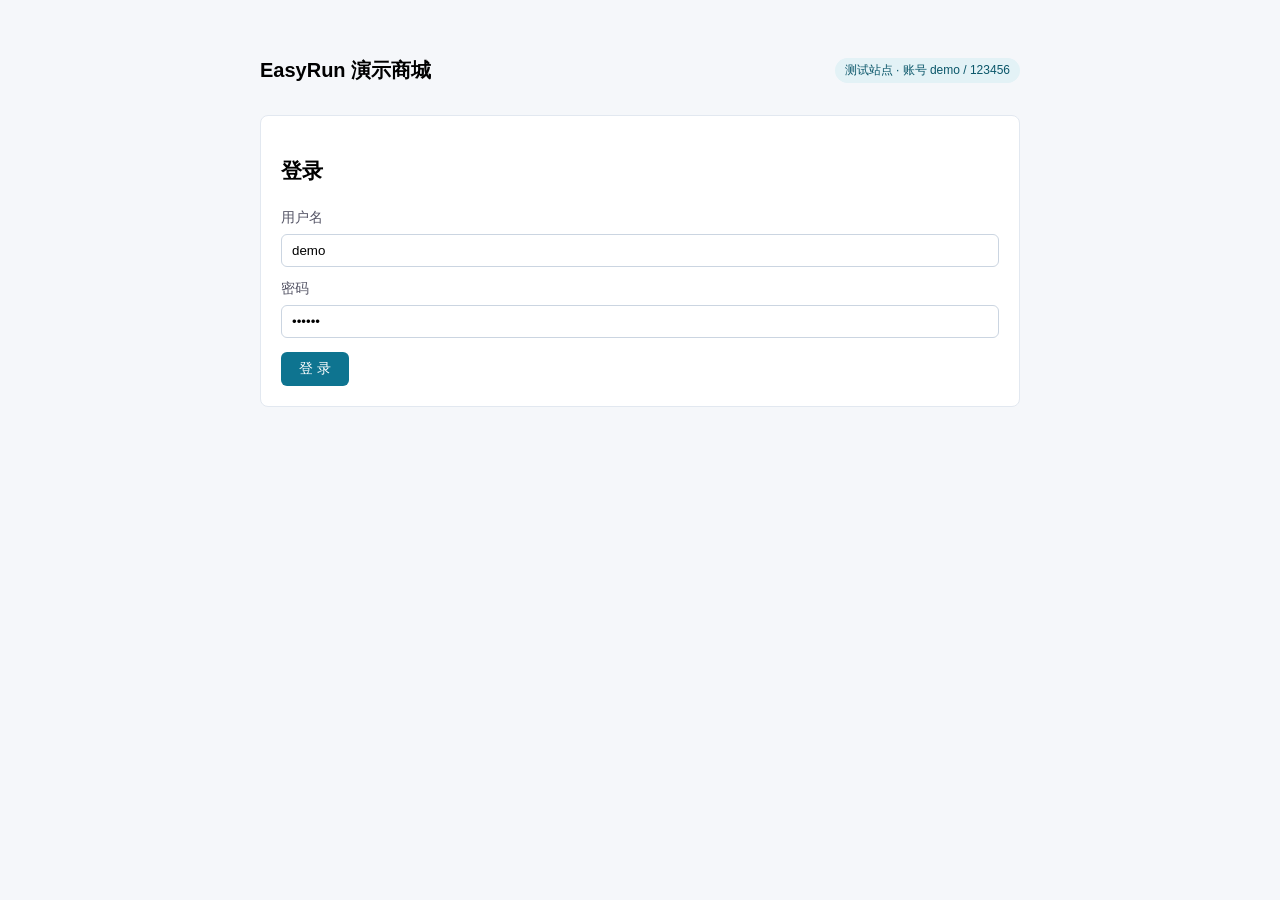
<file: demo/index.html>
<!doctype html>
<html lang="zh-CN">
<head>
<meta charset="utf-8">
<title>EasyRun 演示商城</title>
<style>
body { font: 14px/1.7 -apple-system, "PingFang SC", "Microsoft YaHei", sans-serif; background: #f5f7fa; margin: 0; }
.wrap { max-width: 760px; margin: 40px auto; padding: 0 16px; }
h1 { font-size: 20px; }
.card { background: #fff; border: 1px solid #e2e8f0; border-radius: 8px; padding: 20px; margin: 14px 0; }
label { display: block; margin: 10px 0 4px; color: #556; }
input { width: 100%; padding: 8px 10px; border: 1px solid #cbd5e1; border-radius: 6px; box-sizing: border-box; }
button { padding: 8px 18px; border: 0; border-radius: 6px; background: #0e7490; color: #fff; cursor: pointer; font-size: 14px; }
button:hover { opacity: .9; }
.grid { display: grid; grid-template-columns: 1fr 1fr; gap: 14px; }
.product { border: 1px solid #e2e8f0; border-radius: 8px; padding: 14px; background: #fff; }
.price { color: #b45309; font-weight: 600; }
.top { display: flex; justify-content: space-between; align-items: center; }
.badge { background: #e3f2f6; color: #0a5669; border-radius: 999px; padding: 2px 10px; font-size: 12px; }
.hidden { display: none; }
.error { color: #b91c1c; font-size: 13px; margin-top: 6px; }
</style>
</head>
<body>
<div class="wrap">
  <div class="top"><h1>EasyRun 演示商城</h1><span class="badge">测试站点 · 账号 demo / 123456</span></div>

  <div id="login-box" class="card">
    <h2>登录</h2>
    <label for="username">用户名</label>
    <input id="username" placeholder="请输入用户名" value="demo">
    <label for="password">密码</label>
    <input id="password" type="password" placeholder="请输入密码" value="123456">
    <div id="login-error" class="error hidden">用户名或密码错误</div>
    <div style="margin-top:14px"><button id="login-btn">登 录</button></div>
  </div>

  <div id="shop-box" class="hidden">
    <div class="top">
      <h2>商品列表</h2>
      <span id="cart-info" class="badge">购物车 0 件</span>
    </div>
    <div class="grid">
      <div class="product">
        <h3>测试商品 A</h3>
        <p class="price">¥9.90</p>
        <button class="add-btn" data-p="A">加入购物车</button>
      </div>
      <div class="product">
        <h3>测试商品 B</h3>
        <p class="price">¥19.90</p>
        <button class="add-btn" data-p="B">加入购物车</button>
      </div>
    </div>
    <div class="card" style="margin-top:18px">
      <div class="top">
        <span id="cart-detail">购物车为空</span>
        <button id="checkout-btn">去结算</button>
      </div>
    </div>
  </div>
</div>
<script>
var cart = [];
document.getElementById("login-btn").onclick = function () {
  var u = document.getElementById("username").value.trim();
  var p = document.getElementById("password").value;
  if (u === "demo" && p === "123456") {
    document.getElementById("login-box").className = "card hidden";
    document.getElementById("shop-box").className = "";
  } else {
    document.getElementById("login-error").className = "error";
  }
};
function refreshCart() {
  var n = cart.reduce(function (s, x) { return s + x.q; }, 0);
  document.getElementById("cart-info").textContent = "购物车 " + n + " 件";
  document.getElementById("cart-detail").textContent = cart.length
    ? cart.map(function (x) { return "测试商品 " + x.p + " × " + x.q; }).join("，")
    : "购物车为空";
}
document.querySelectorAll(".add-btn").forEach(function (b) {
  b.onclick = function () {
    var p = b.getAttribute("data-p");
    var item = cart.find(function (x) { return x.p === p; });
    if (item) item.q += 1; else cart.push({ p: p, q: 1 });
    refreshCart();
  };
});
document.getElementById("checkout-btn").onclick = function () {
  if (!cart.length) { alert("购物车为空，请先添加商品"); return; }
  location.href = "checkout.html";
};
</script>
</body>
</html>
</file>
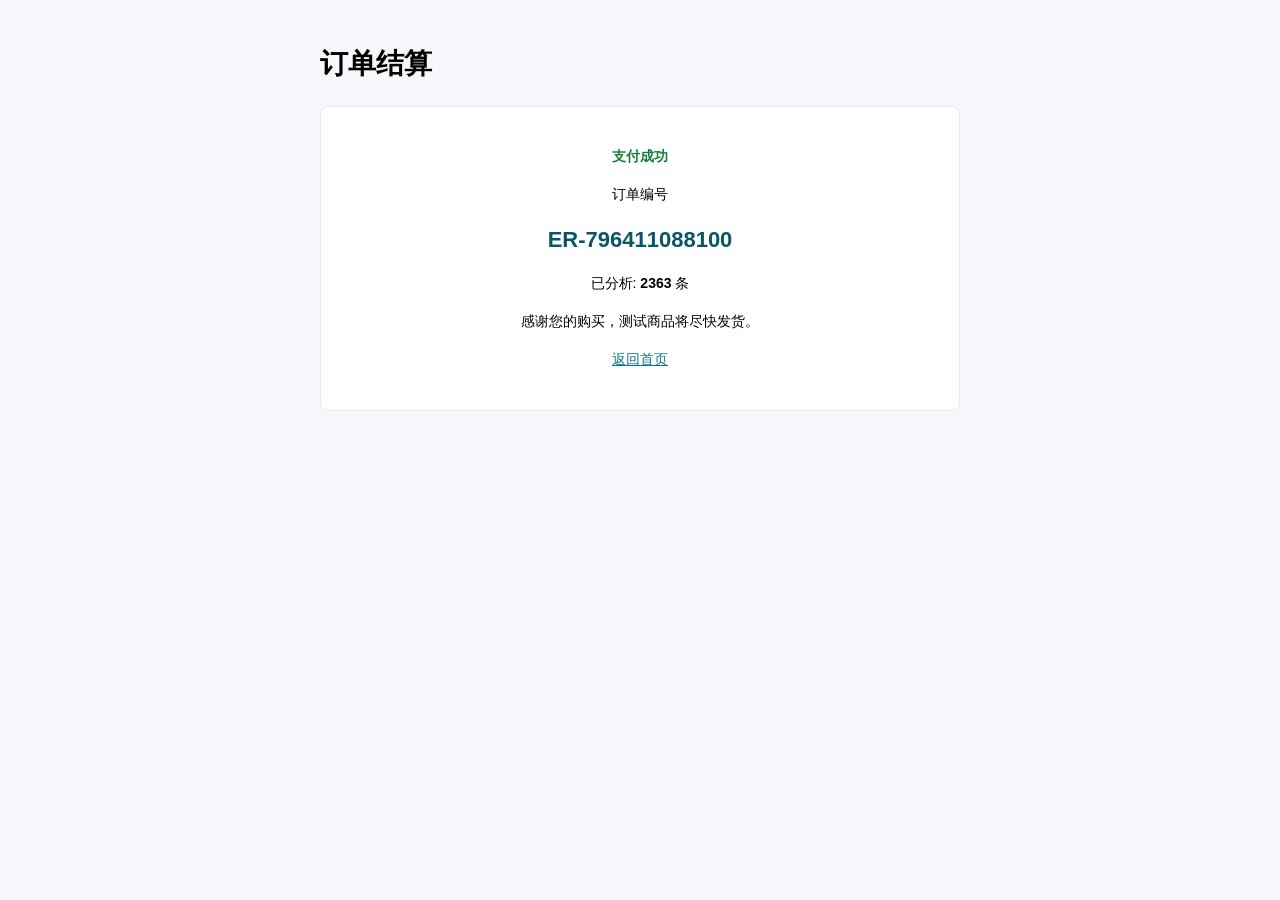
<file: demo/checkout.html>
<!doctype html>
<html lang="zh-CN">
<head>
<meta charset="utf-8">
<title>EasyRun 演示商城 · 结算</title>
<style>
body { font: 14px/1.7 -apple-system, "PingFang SC", "Microsoft YaHei", sans-serif; background: #f5f7fa; margin: 0; }
.wrap { max-width: 640px; margin: 40px auto; padding: 0 16px; }
.card { background: #fff; border: 1px solid #e2e8f0; border-radius: 8px; padding: 24px; margin: 14px 0; text-align: center; }
.order { font-size: 22px; font-weight: 700; color: #0a5669; margin: 12px 0; }
.ok { color: #15803d; font-weight: 600; }
a { color: #0e7490; }
</style>
</head>
<body>
<div class="wrap">
  <h1>订单结算</h1>
  <div class="card">
    <p class="ok">支付成功</p>
    <p>订单编号</p>
    <p class="order" id="order-no">ER-20260815-0842</p>
    <p>已分析: <strong>2363</strong> 条</p>
    <p>感谢您的购买，测试商品将尽快发货。</p>
    <p><a href="index.html">返回首页</a></p>
  </div>
</div>
<script>
document.getElementById("order-no").textContent = "ER-" + Date.now().toString().slice(-12);
</script>
</body>
</html>
</file>
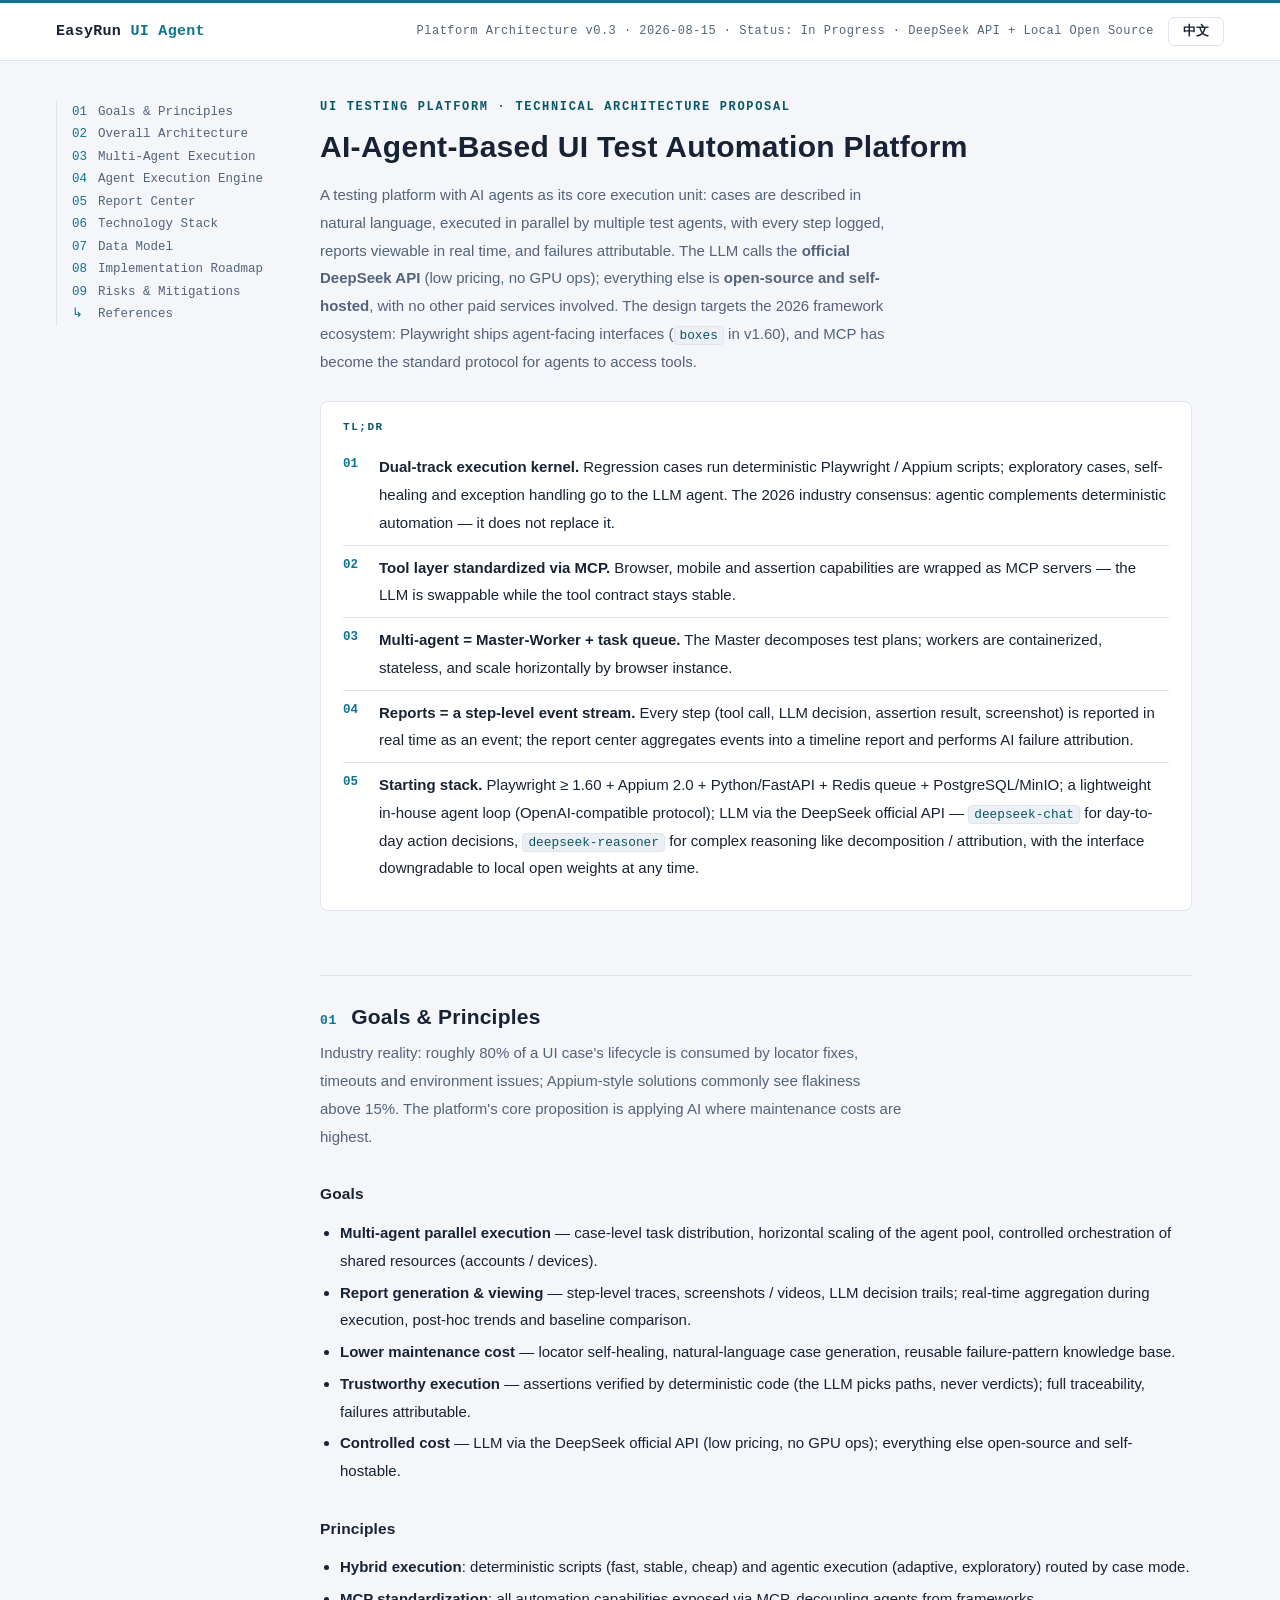
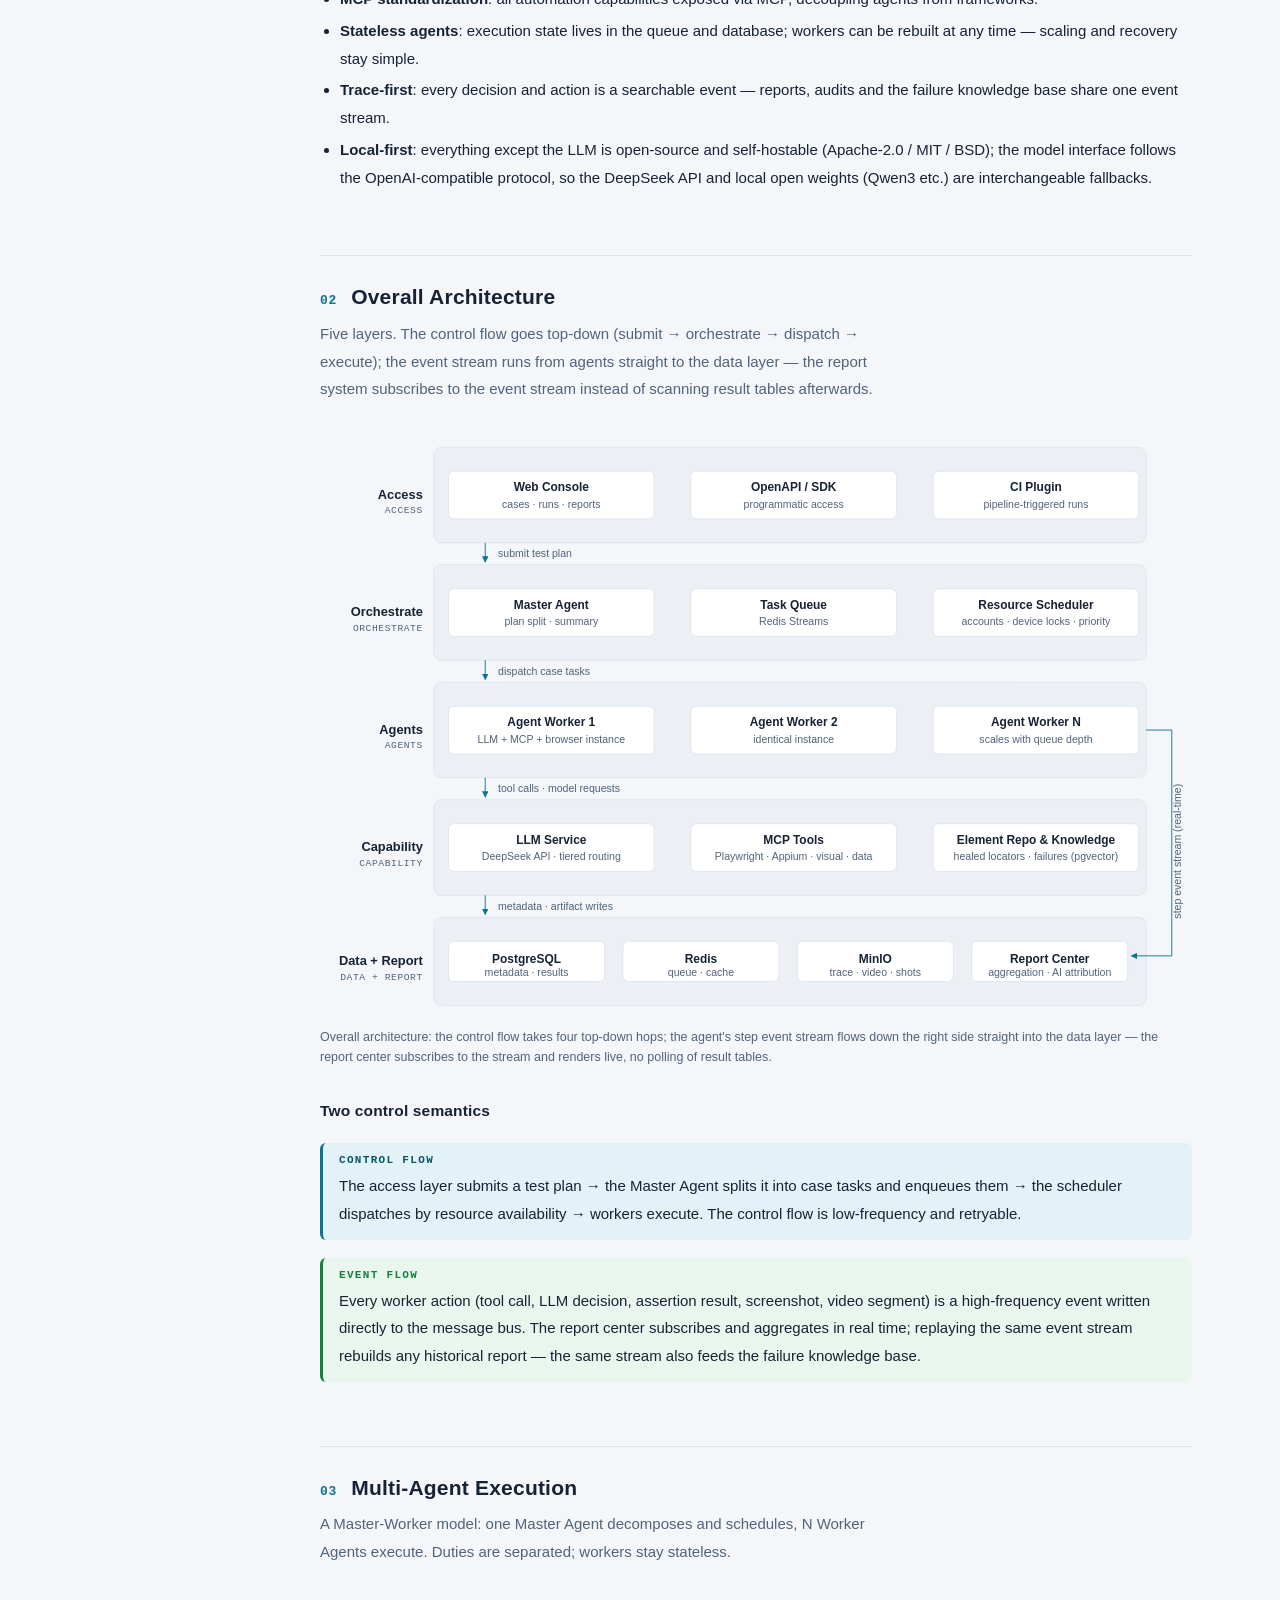
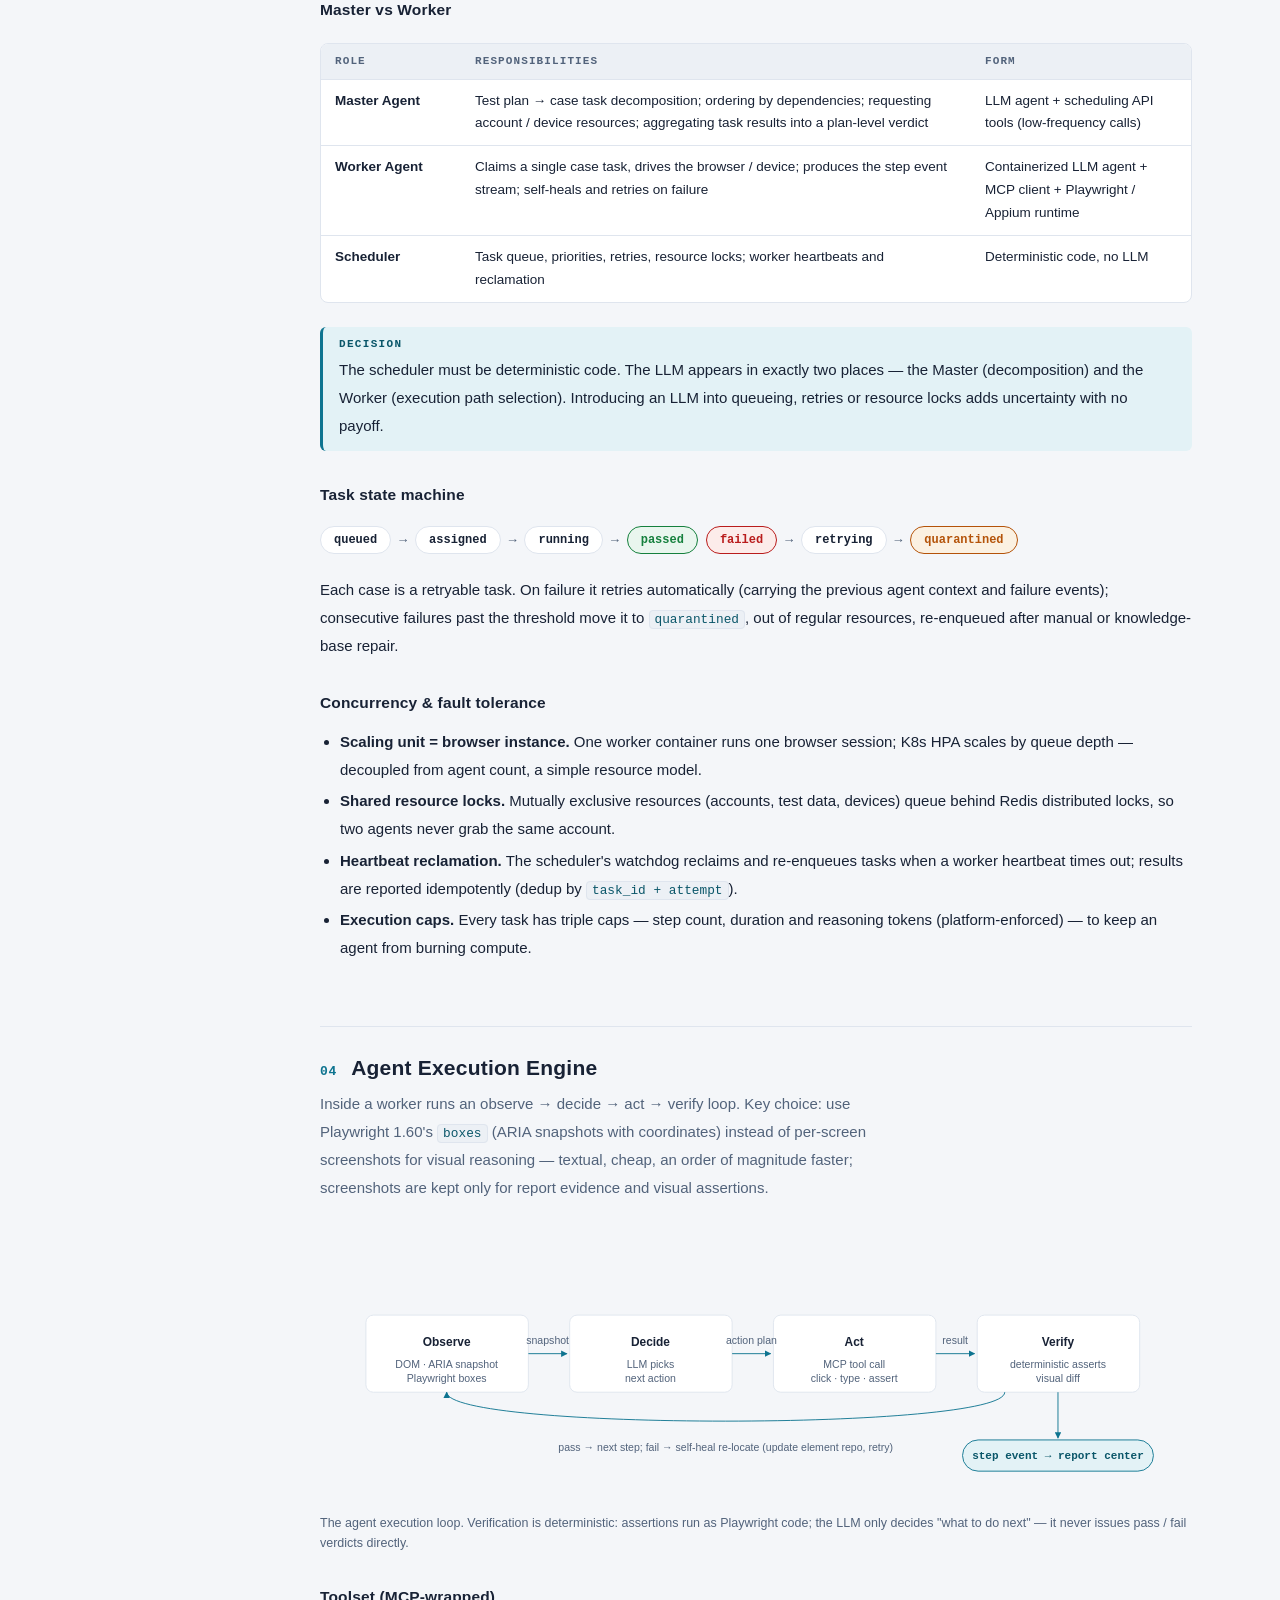
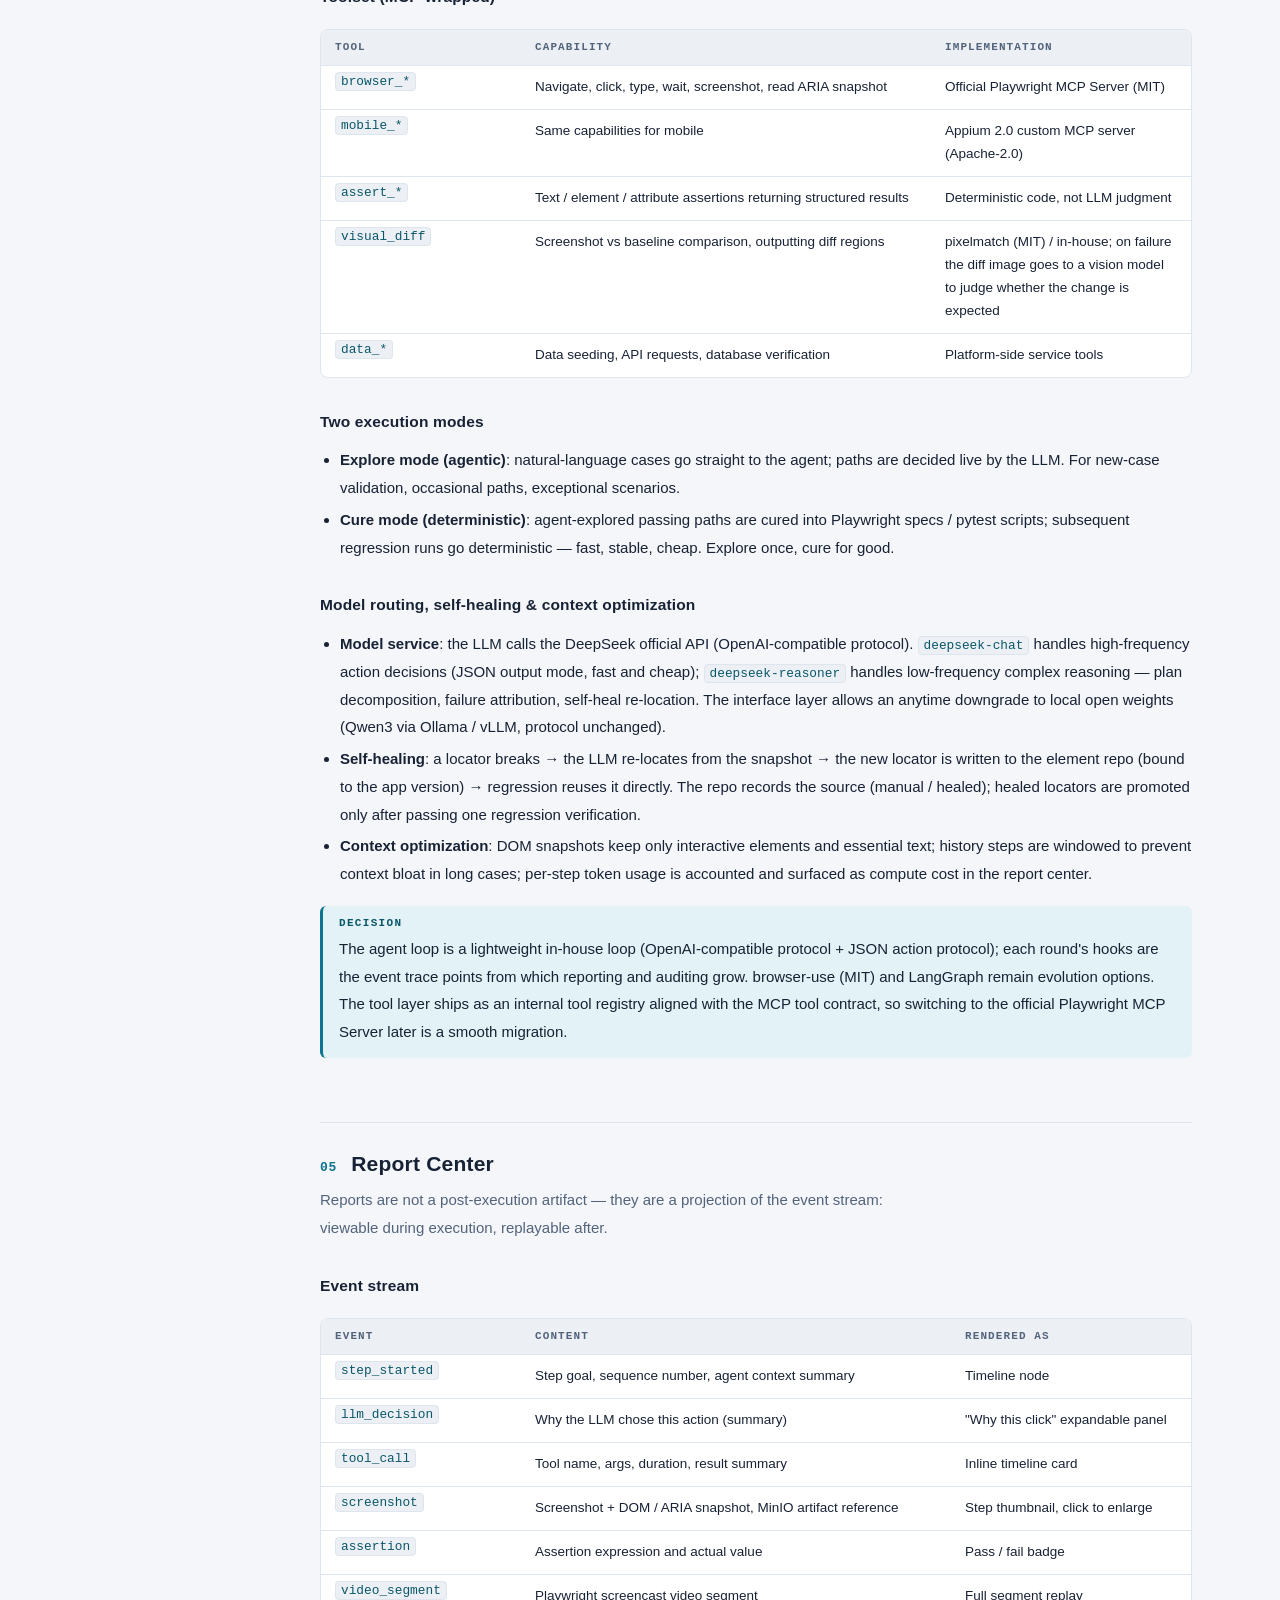
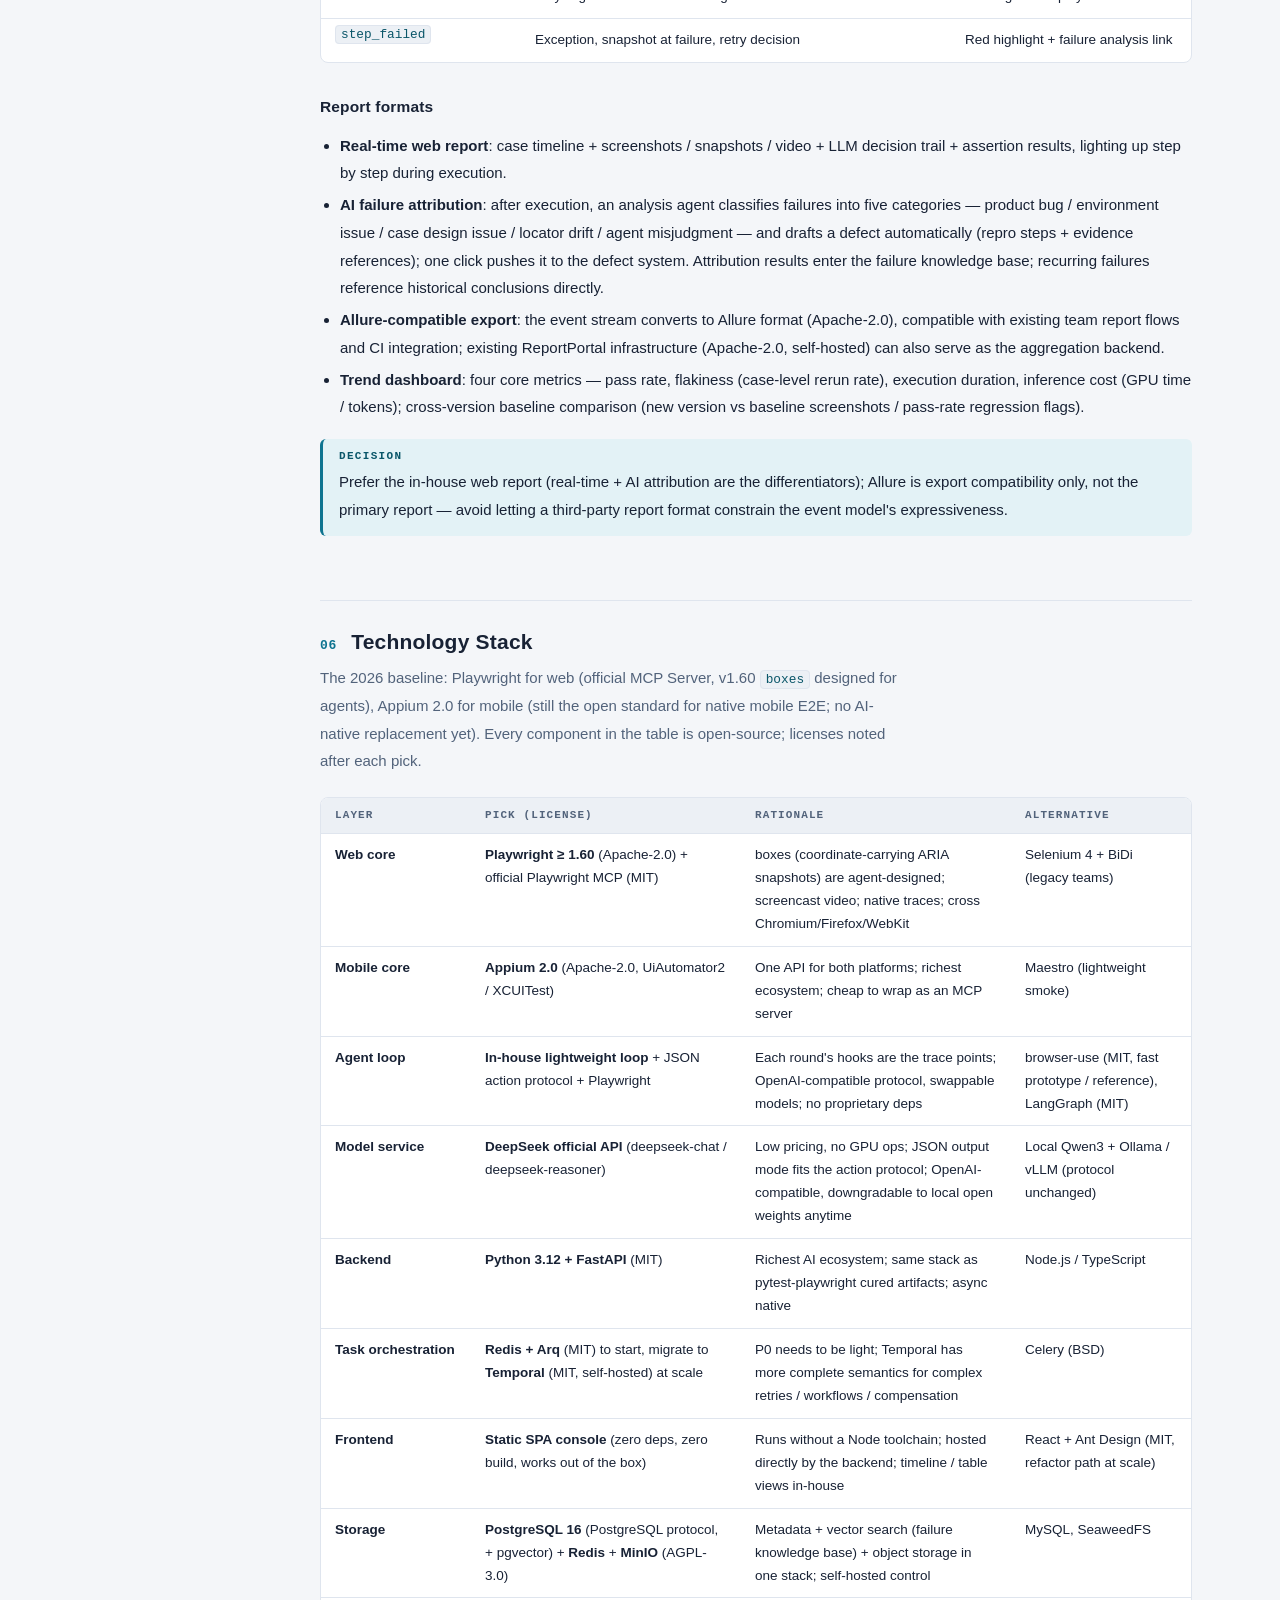
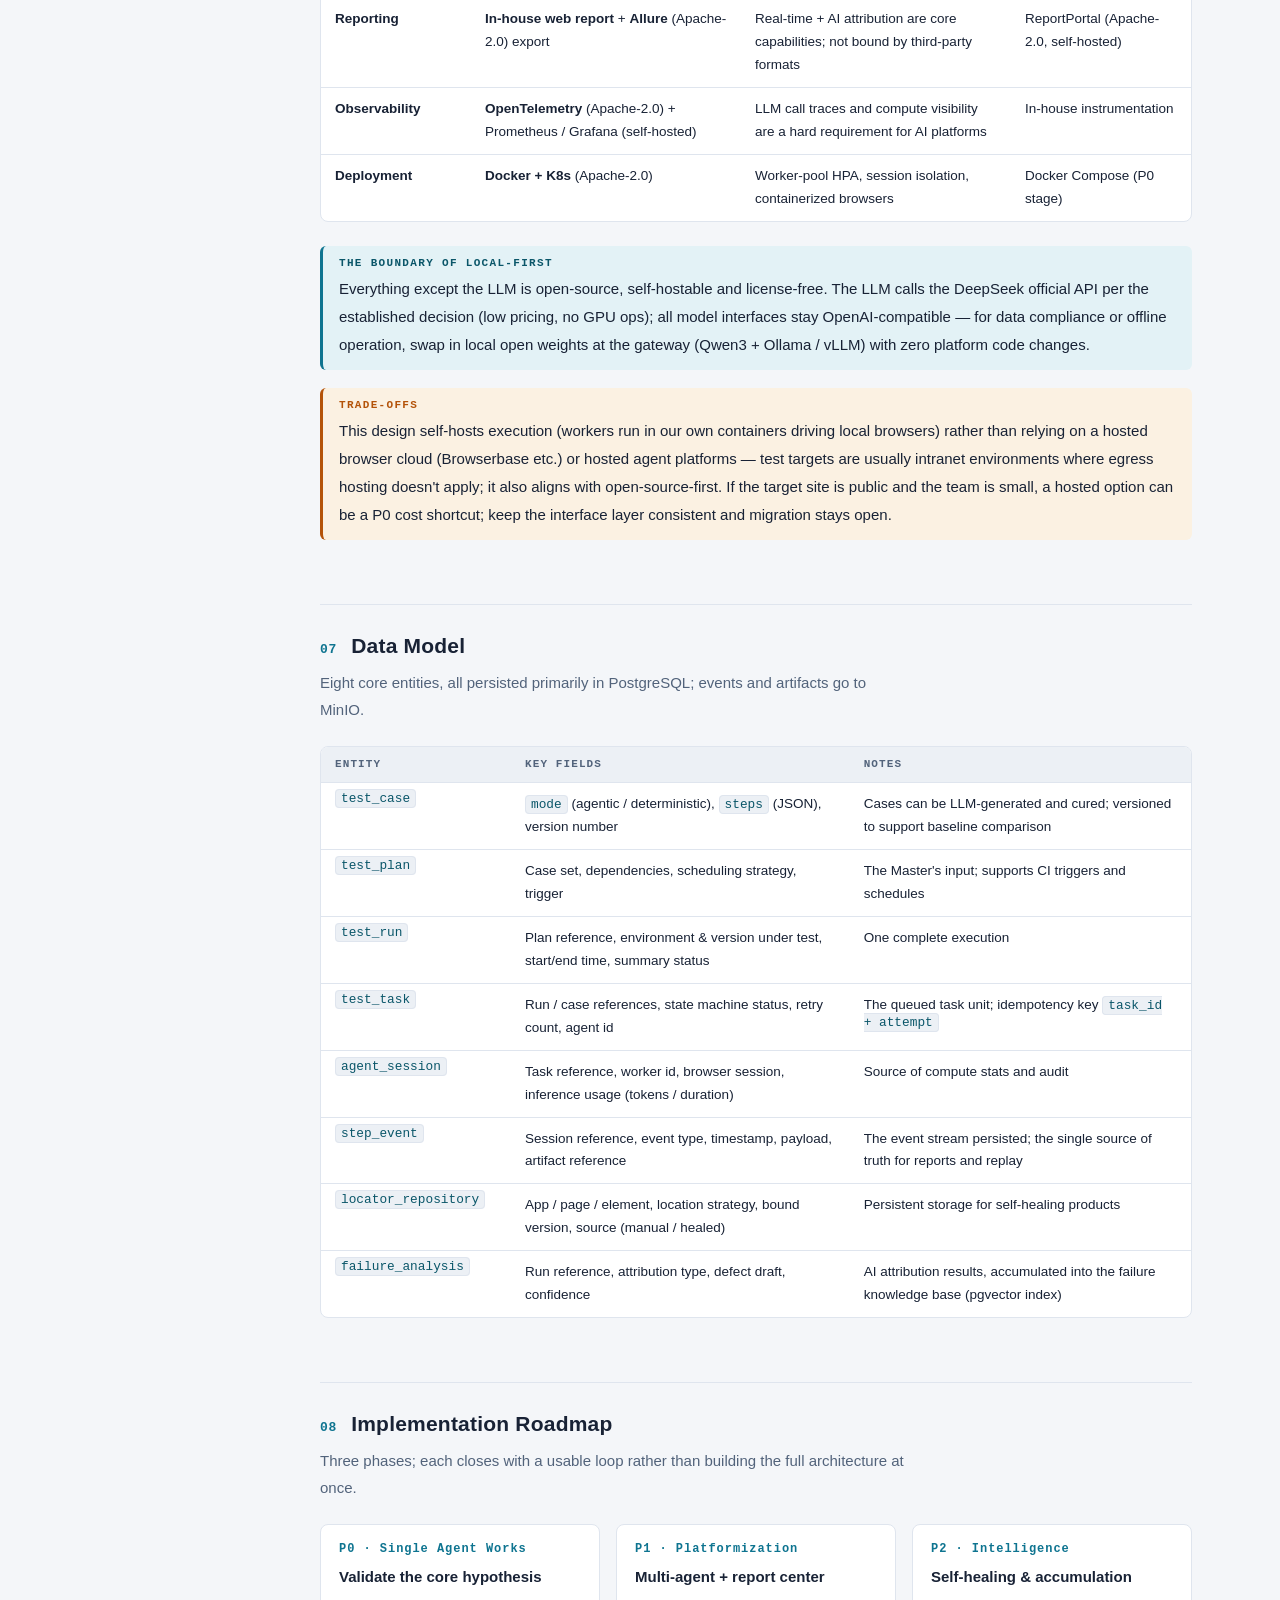
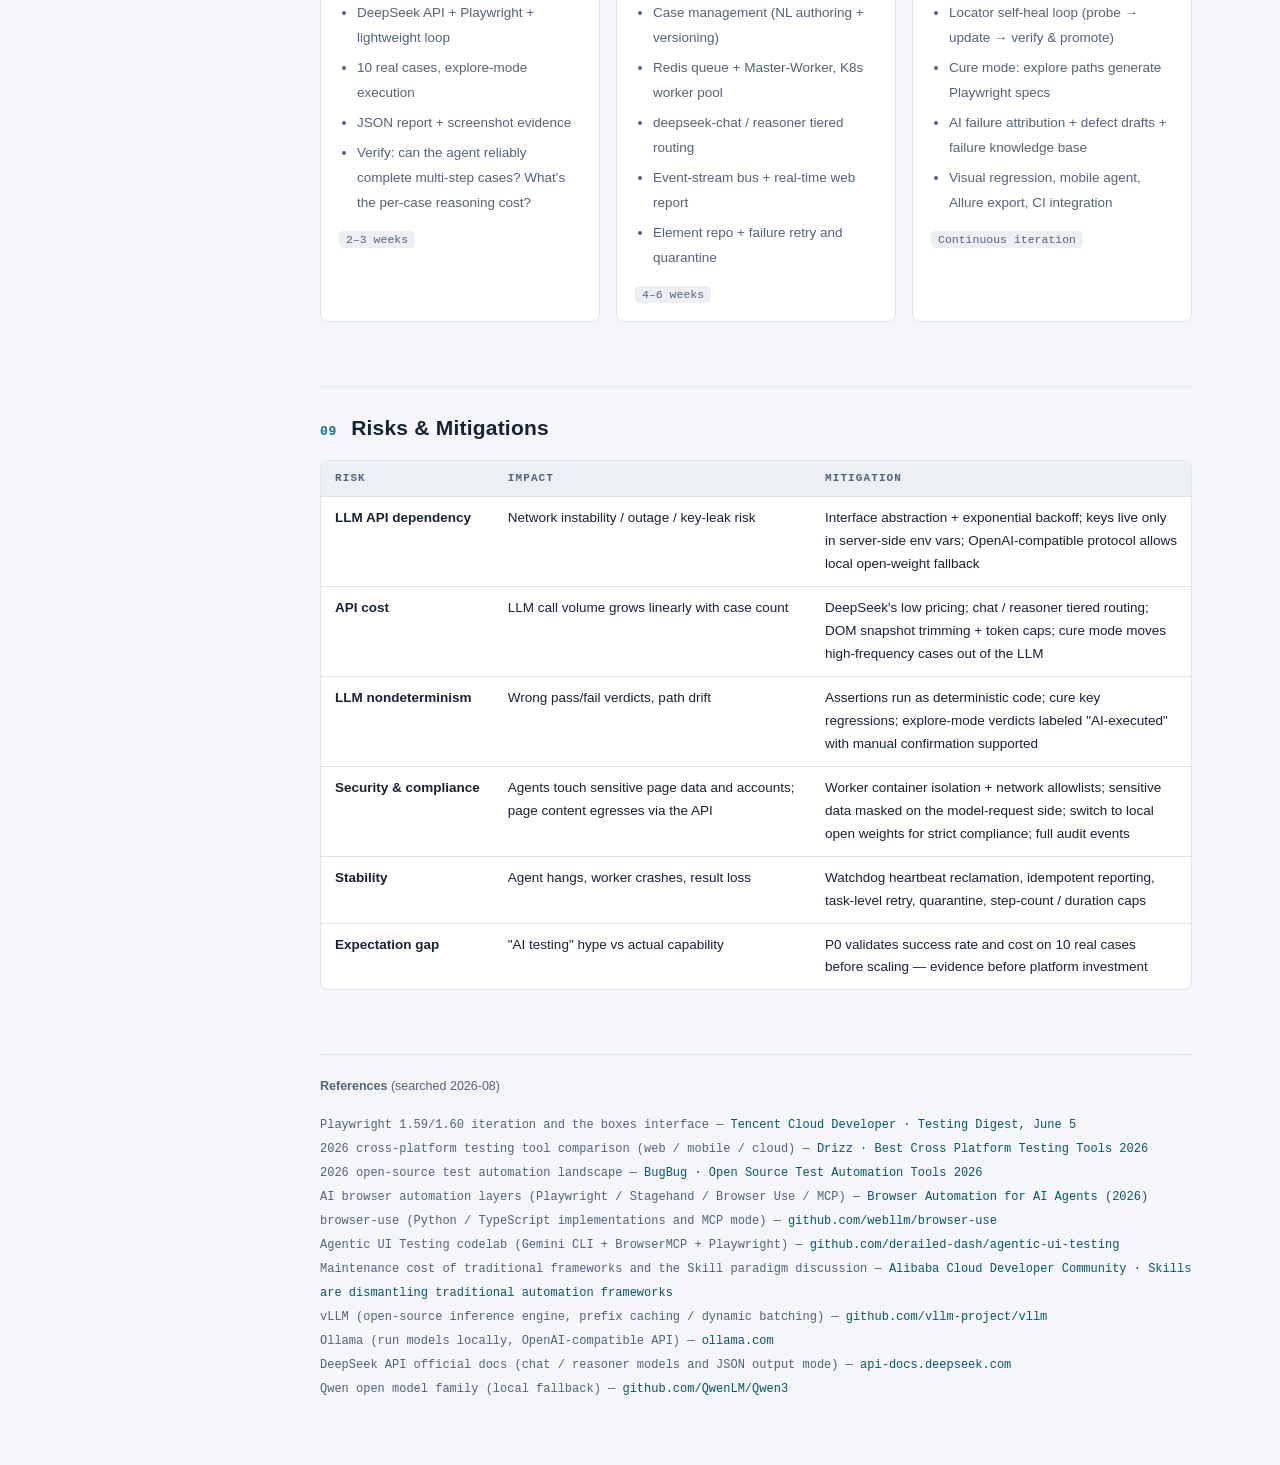
<file: docs/platform-design.html>
<html lang="zh-CN">
<head>
<meta charset="utf-8">
<meta name="viewport" content="width=device-width, initial-scale=1">
<title data-l="doc.title">EasyRun UI Agent · 平台架构方案 v0.3</title>
<style>
:root {
  --ground: #F4F6F9;
  --surface: #FFFFFF;
  --surface-2: #ECF0F5;
  --ink: #182235;
  --ink-2: #52637B;
  --hairline: #DFE5EE;
  --accent: #0E7490;
  --accent-ink: #0A5669;
  --accent-soft: #E3F2F6;
  --pass: #15803D;  --pass-soft: #E9F6EE;
  --fail: #B91C1C;  --fail-soft: #FCECEA;
  --warn: #B45309;  --warn-soft: #FBF1E2;
  --info: #1D4ED8;  --info-soft: #E7EDFB;
  --sans: -apple-system, "SF Pro Text", "PingFang SC", "Hiragino Sans GB", "Noto Sans SC", "Microsoft YaHei", sans-serif;
  --mono: ui-monospace, "SF Mono", "JetBrains Mono", Menlo, Consolas, monospace;
}
@media (prefers-color-scheme: dark) {
  :root:not([data-theme="light"]) {
    --ground: #0C1320;
    --surface: #131C2B;
    --surface-2: #1A2536;
    --ink: #E5EBF4;
    --ink-2: #93A4BB;
    --hairline: #263348;
    --accent: #33B5CE;
    --accent-ink: #7BD6E6;
    --accent-soft: #112733;
    --pass: #4ADE80;  --pass-soft: #10291B;
    --fail: #F87171;  --fail-soft: #2C1717;
    --warn: #FBBF24;  --warn-soft: #2C2412;
    --info: #60A5FA;  --info-soft: #16223A;
  }
}
:root[data-theme="dark"] {
  --ground: #0C1320;
  --surface: #131C2B;
  --surface-2: #1A2536;
  --ink: #E5EBF4;
  --ink-2: #93A4BB;
  --hairline: #263348;
  --accent: #33B5CE;
  --accent-ink: #7BD6E6;
  --accent-soft: #112733;
  --pass: #4ADE80;  --pass-soft: #10291B;
  --fail: #F87171;  --fail-soft: #2C1717;
  --warn: #FBBF24;  --warn-soft: #2C2412;
  --info: #60A5FA;  --info-soft: #16223A;
}
* { box-sizing: border-box; }
html { scroll-behavior: smooth; }
body {
  margin: 0;
  background: var(--ground);
  color: var(--ink);
  font: 15px/1.85 var(--sans);
  -webkit-font-smoothing: antialiased;
}
::selection { background: var(--accent-soft); color: var(--accent-ink); }
a { color: var(--accent-ink); text-decoration: none; }
a:hover { text-decoration: underline; }
a:focus-visible { outline: 2px solid var(--accent); outline-offset: 2px; border-radius: 2px; }

/* ---- masthead ---- */
.masthead { border-top: 3px solid var(--accent); border-bottom: 1px solid var(--hairline); background: var(--surface); }
.masthead-in { max-width: 1216px; margin: 0 auto; padding: 14px 24px; display: flex; justify-content: space-between; align-items: center; gap: 16px; flex-wrap: wrap; }
.masthead-right { display: flex; align-items: center; gap: 14px; flex-wrap: wrap; }
.wordmark { font: 600 15px/1 var(--mono); letter-spacing: .02em; color: var(--ink); }
.wordmark b { color: var(--accent); font-weight: 600; }
.meta { font: 12px/1 var(--mono); color: var(--ink-2); letter-spacing: .04em; }
.lang-btn { font: 600 12.5px/1 var(--sans); padding: 7px 14px; border-radius: 6px; border: 1px solid var(--hairline); background: var(--surface); color: var(--ink); cursor: pointer; }
.lang-btn:hover { border-color: var(--accent); color: var(--accent-ink); }
.doc-lang[hidden] { display: none; }

/* ---- layout ---- */
.wrap { max-width: 1216px; margin: 0 auto; padding: 40px 24px 64px; display: grid; grid-template-columns: 208px minmax(0, 1fr); gap: 56px; align-items: start; }
.rail { position: sticky; top: 24px; font: 12.5px/1 var(--mono); }
.rail ul { list-style: none; margin: 0; padding: 0; border-left: 1px solid var(--hairline); }
.rail li { margin: 0; }
.rail a { display: block; padding: 5px 0 5px 14px; color: var(--ink-2); border-left: 2px solid transparent; margin-left: -1px; }
.rail a:hover { color: var(--accent-ink); text-decoration: none; }
.rail .rail-num { display: inline-block; width: 26px; color: var(--accent); }
.content { min-width: 0; max-width: 872px; }

/* ---- hero ---- */
.eyebrow { font: 600 12px/1 var(--mono); letter-spacing: .14em; text-transform: uppercase; color: var(--accent-ink); margin: 0 0 14px; }
h1 { font-size: 30px; line-height: 1.35; margin: 0 0 14px; letter-spacing: .01em; text-wrap: balance; }
.lede { color: var(--ink-2); margin: 0 0 26px; max-width: 68ch; }
.tldr { background: var(--surface); border: 1px solid var(--hairline); border-radius: 8px; padding: 20px 22px 10px; }
.tldr-label { font: 600 11px/1 var(--mono); letter-spacing: .14em; color: var(--accent-ink); margin: 0 0 12px; }
.tldr ol { margin: 0; padding: 0 0 10px; list-style: none; }
.tldr li { display: grid; grid-template-columns: 26px 1fr; gap: 10px; padding: 8px 0; border-top: 1px solid var(--hairline); }
.tldr li:first-child { border-top: none; }
.tldr .no { font: 600 12.5px/1.9 var(--mono); color: var(--accent); }
.tldr b { color: var(--ink); }

/* ---- sections ---- */
.sec { margin-top: 64px; padding-top: 26px; border-top: 1px solid var(--hairline); }
.sec-head { display: flex; align-items: baseline; gap: 14px; margin-bottom: 8px; }
.sec-num { font: 600 13px/1 var(--mono); color: var(--accent); letter-spacing: .06em; }
h2 { font-size: 21px; line-height: 1.4; margin: 0; letter-spacing: .01em; text-wrap: balance; }
.sec-lead { color: var(--ink-2); margin: 6px 0 22px; max-width: 70ch; }
h3 { font-size: 15.5px; margin: 30px 0 10px; letter-spacing: .01em; }
p { margin: 0 0 14px; }
ul.tight { margin: 0 0 14px; padding-left: 20px; }
ul.tight li { margin: 4px 0; }
code { font: 12.8px/1 var(--mono); background: var(--surface-2); border: 1px solid var(--hairline); border-radius: 4px; padding: 1px 5px; color: var(--accent-ink); }

/* ---- callouts ---- */
.callout { border-radius: 6px; padding: 12px 16px; margin: 18px 0; border-left: 3px solid var(--accent); background: var(--accent-soft); }
.callout .tag { display: block; font: 600 11px/1 var(--mono); letter-spacing: .12em; color: var(--accent-ink); margin-bottom: 6px; }
.callout p { margin: 0; }
.callout.ok   { border-color: var(--pass);  background: var(--pass-soft); }
.callout.ok .tag   { color: var(--pass); }
.callout.warn { border-color: var(--warn);  background: var(--warn-soft); }
.callout.warn .tag { color: var(--warn); }

/* ---- tables ---- */
.tbl-scroll { overflow-x: auto; margin: 18px 0 24px; border: 1px solid var(--hairline); border-radius: 8px; background: var(--surface); }
table.tbl { width: 100%; border-collapse: collapse; font-size: 13.5px; line-height: 1.7; font-variant-numeric: tabular-nums; }
.tbl th { font: 600 11px/1 var(--mono); letter-spacing: .1em; text-transform: uppercase; color: var(--ink-2); text-align: left; padding: 12px 14px; border-bottom: 1px solid var(--hairline); background: var(--surface-2); white-space: nowrap; }
.tbl td { padding: 10px 14px; border-bottom: 1px solid var(--hairline); vertical-align: top; }
.tbl tr:last-child td { border-bottom: none; }
.tbl td:first-child { font-weight: 600; white-space: nowrap; }

/* ---- state machine chips ---- */
.flow { display: flex; flex-wrap: wrap; align-items: center; gap: 8px; margin: 16px 0 22px; }
.chip { font: 600 12px/1 var(--mono); padding: 7px 13px; border-radius: 999px; border: 1px solid var(--hairline); background: var(--surface); color: var(--ink); }
.chip.ok   { background: var(--pass-soft); border-color: var(--pass); color: var(--pass); }
.chip.bad  { background: var(--fail-soft); border-color: var(--fail); color: var(--fail); }
.chip.warn { background: var(--warn-soft); border-color: var(--warn); color: var(--warn); }
.flow .arr { color: var(--ink-2); font: 13px/1 var(--mono); }

/* ---- roadmap cards ---- */
.cards { display: grid; grid-template-columns: repeat(3, 1fr); gap: 16px; margin: 18px 0 8px; }
.card { background: var(--surface); border: 1px solid var(--hairline); border-radius: 8px; padding: 18px; }
.card .phase { font: 600 12px/1 var(--mono); color: var(--accent); letter-spacing: .08em; }
.card h4 { margin: 8px 0 10px; font-size: 15px; }
.card ul { margin: 0; padding-left: 18px; font-size: 13.5px; color: var(--ink-2); }
.card li { margin: 5px 0; }
.card .due { font: 11.5px/1 var(--mono); color: var(--ink-2); background: var(--surface-2); border-radius: 4px; padding: 3px 7px; display: inline-block; margin-top: 10px; }

/* ---- figures ---- */
figure { margin: 26px 0 30px; }
figure svg { max-width: 100%; height: auto; display: block; }
figcaption { font-size: 12.5px; color: var(--ink-2); margin-top: 10px; line-height: 1.6; }

/* SVG diagram classes */
.d-band { fill: var(--surface-2); stroke: var(--hairline); }
.d-box  { fill: var(--surface); stroke: var(--hairline); }
.d-t1   { fill: var(--ink); font: 600 13px/1.3 var(--sans); }
.d-t2   { fill: var(--ink-2); font: 11.5px/1.3 var(--sans); }
.d-l1   { fill: var(--ink); font: 600 14px/1 var(--sans); }
.d-l2   { fill: var(--ink-2); font: 10.5px/1 var(--mono); letter-spacing: .06em; }
.d-lbl  { fill: var(--ink-2); font: 11.5px/1.3 var(--sans); }
.d-flow { stroke: var(--accent); }
.d-chip { fill: var(--accent-soft); stroke: var(--accent); }
.d-chipt { fill: var(--accent-ink); font: 600 12px/1 var(--mono); }

/* ---- footer ---- */
.foot { border-top: 1px solid var(--hairline); margin-top: 64px; padding-top: 20px; font-size: 12.5px; color: var(--ink-2); }
.foot ul { list-style: none; margin: 10px 0 0; padding: 0; font-family: var(--mono); font-size: 12px; line-height: 2; }
.foot li { overflow-wrap: anywhere; }

/* ---- responsive ---- */
@media (max-width: 1080px) {
  .wrap { grid-template-columns: 1fr; gap: 0; }
  .rail { position: static; margin-bottom: 26px; }
  .rail ul { display: flex; flex-wrap: wrap; gap: 4px; border-left: none; }
  .rail a { border-left: none; border: 1px solid var(--hairline); border-radius: 999px; padding: 4px 12px; margin: 0; background: var(--surface); }
  .cards { grid-template-columns: 1fr; }
}
@media (prefers-reduced-motion: reduce) { html { scroll-behavior: auto; } }
</style>
</head>
<body>

<div class="masthead">
  <div class="masthead-in">
    <span class="wordmark">EasyRun <b>UI Agent</b></span>
    <div class="masthead-right">
      <span class="meta" data-l="doc.meta">平台架构方案 v0.3 · 2026-08-15 · 状态：实现中 · DeepSeek API + 本地开源</span>
      <button id="lang-btn" class="lang-btn">EN</button>
    </div>
  </div>
</div>

<div class="wrap">
  <nav class="rail" aria-label="文档导航">
    <ul>
      <li><a href="#s1" data-anchor="s1"><span class="rail-num">01</span><span data-l="toc.1">设计目标与原则</span></a></li>
      <li><a href="#s2" data-anchor="s2"><span class="rail-num">02</span><span data-l="toc.2">总体架构</span></a></li>
      <li><a href="#s3" data-anchor="s3"><span class="rail-num">03</span><span data-l="toc.3">多 Agent 执行机制</span></a></li>
      <li><a href="#s4" data-anchor="s4"><span class="rail-num">04</span><span data-l="toc.4">Agent 执行引擎</span></a></li>
      <li><a href="#s5" data-anchor="s5"><span class="rail-num">05</span><span data-l="toc.5">报告中心</span></a></li>
      <li><a href="#s6" data-anchor="s6"><span class="rail-num">06</span><span data-l="toc.6">技术栈选型</span></a></li>
      <li><a href="#s7" data-anchor="s7"><span class="rail-num">07</span><span data-l="toc.7">数据模型</span></a></li>
      <li><a href="#s8" data-anchor="s8"><span class="rail-num">08</span><span data-l="toc.8">实施路线图</span></a></li>
      <li><a href="#s9" data-anchor="s9"><span class="rail-num">09</span><span data-l="toc.9">风险与对策</span></a></li>
      <li><a href="#ref" data-anchor="ref"><span class="rail-num">↳</span><span data-l="toc.ref">参考资料</span></a></li>
    </ul>
  </nav>

  <main class="content">

    <!-- ================= 中文 ================= -->
    <div id="doc-zh" class="doc-lang">

    <header>
      <p class="eyebrow">UI 测试平台 · 技术架构方案</p>
      <h1>基于 AI Agent 的 UI 自动化测试平台</h1>
      <p class="lede">以 AI Agent 为核心执行单元的测试平台：用例以自然语言描述，由多个测试 Agent 并行执行，每一步都留痕，报告实时可看、失败可归因。LLM 调用 <b>DeepSeek 官方 API</b>（低定价、免 GPU 运维），其余组件全部<b>开源、本地部署</b>，不依赖任何其他付费服务。方案面向 2026 年的框架生态：Playwright 已内置面向 Agent 的接口（v1.60 的 <code>boxes</code>），MCP 已成为 Agent 接入工具的标准协议。</p>

      <div class="tldr">
        <p class="tldr-label">结论先行</p>
        <ol>
          <li><span class="no">01</span><div><b>执行内核双轨。</b>回归用例跑确定性 Playwright / Appium 脚本；探索性用例、自愈、异常处理交给 LLM Agent。2026 年行业共识：Agentic 是对确定性自动化的补充，而非替代。</div></li>
          <li><span class="no">02</span><div><b>工具层 MCP 标准化。</b>浏览器、移动端、断言能力封装为 MCP Server，LLM 可替换而工具契约稳定。</div></li>
          <li><span class="no">03</span><div><b>多 Agent = Master-Worker + 任务队列。</b>Master 拆解测试计划，Worker 容器化、无状态、按浏览器实例水平扩容。</div></li>
          <li><span class="no">04</span><div><b>报告 = 步骤级事件流。</b>每一步（工具调用、LLM 决策、断言结果、截图）作为事件实时上报，报告中心聚合为时间轴报告并做 AI 失败归因。</div></li>
          <li><span class="no">05</span><div><b>起步选型。</b>Playwright ≥ 1.60 + Appium 2.0 + Python/FastAPI + Redis 队列 + PostgreSQL/MinIO；Agent 循环用自研轻量循环（OpenAI 兼容协议）；LLM 调用 DeepSeek 官方 API——<code>deepseek-chat</code> 做日常动作决策、<code>deepseek-reasoner</code> 做拆解 / 归因等复杂推理，接口可随时降级为本地开源权重。</div></li>
        </ol>
      </div>
    </header>

    <section class="sec" id="s1">
      <div class="sec-head"><span class="sec-num">01</span><h2>设计目标与原则</h2></div>
      <p class="sec-lead">行业现状：约 80% 的 UI 用例生命周期被 locator 修复、超时与环境问题占据；Appium 类方案 flakiness 普遍在 15% 以上。平台的核心命题是把 AI 能力用在维护成本最高的环节。</p>

      <h3>目标</h3>
      <ul class="tight">
        <li><b>多 Agent 并行执行</b>——用例级任务分发，Agent 池水平扩容，账号 / 设备等共享资源受控编排。</li>
        <li><b>报告生成与查看</b>——步骤级 trace、截图 / 视频、LLM 决策轨迹；执行中实时聚合，事后趋势与基线对比。</li>
        <li><b>降低维护成本</b>——locator 失效自愈、自然语言生成用例、失败模式知识库复用。</li>
        <li><b>可信执行</b>——断言由确定性代码校验（LLM 只负责路径选择，不负责下结论）；全程留痕，失败可归因。</li>
        <li><b>成本可控</b>——LLM 走 DeepSeek 官方 API（低定价、无 GPU 运维）；其余组件全部开源、可自托管。</li>
      </ul>

      <h3>原则</h3>
      <ul class="tight">
        <li><b>混合执行</b>：确定性脚本（快、稳、便宜）与 Agentic 执行（自适应、可探索）按用例模式路由。</li>
        <li><b>MCP 标准化</b>：所有自动化能力通过 MCP 暴露，Agent 与框架解耦。</li>
        <li><b>无状态 Agent</b>：执行状态在队列与数据库中，Worker 可随时重建，扩容与故障恢复简单。</li>
        <li><b>留痕优先</b>：每个决策与动作都是可检索的事件——报告、审计、失败知识库共用同一条事件流。</li>
        <li><b>本地优先</b>：除 LLM 外全部组件开源、可自托管（Apache-2.0 / MIT / BSD）；模型接口走 OpenAI 兼容协议，DeepSeek API 与本地开源权重（Qwen3 等）可互换降级。</li>
      </ul>
    </section>

    <section class="sec" id="s2">
      <div class="sec-head"><span class="sec-num">02</span><h2>总体架构</h2></div>
      <p class="sec-lead">五层结构。控制流自上而下（提交 → 编排 → 分发 → 执行），事件流自 Agent 直通数据层——报告系统挂在事件流上，而不是事后扫描结果表。</p>

      <figure>
        <svg viewBox="0 0 950 640" role="img" aria-label="平台总体架构：接入层、编排层、执行层、能力层、数据与报告层五层结构，控制流自上而下，步骤事件流从执行层直通报告中心">
          <defs>
            <marker id="arr" viewBox="0 0 10 10" refX="9" refY="5" markerWidth="7" markerHeight="7" orient="auto-start-reverse">
              <path d="M0 0 L10 5 L0 10 z" fill="var(--accent)"/>
            </marker>
          </defs>

          <!-- 接入层 -->
          <rect class="d-band" x="124" y="20" width="776" height="104" rx="8"/>
          <rect class="d-box" x="140" y="46" width="224" height="52" rx="6"/>
          <rect class="d-box" x="404" y="46" width="224" height="52" rx="6"/>
          <rect class="d-box" x="668" y="46" width="224" height="52" rx="6"/>
          <text class="d-t1" x="252" y="68" text-anchor="middle">Web 控制台</text>
          <text class="d-t2" x="252" y="86" text-anchor="middle">用例 · 任务 · 报告</text>
          <text class="d-t1" x="516" y="68" text-anchor="middle">OpenAPI / SDK</text>
          <text class="d-t2" x="516" y="86" text-anchor="middle">程序化接入</text>
          <text class="d-t1" x="780" y="68" text-anchor="middle">CI 插件</text>
          <text class="d-t2" x="780" y="86" text-anchor="middle">流水线触发执行</text>

          <!-- 编排层 -->
          <rect class="d-band" x="124" y="148" width="776" height="104" rx="8"/>
          <rect class="d-box" x="140" y="174" width="224" height="52" rx="6"/>
          <rect class="d-box" x="404" y="174" width="224" height="52" rx="6"/>
          <rect class="d-box" x="668" y="174" width="224" height="52" rx="6"/>
          <text class="d-t1" x="252" y="196" text-anchor="middle">Master Agent</text>
          <text class="d-t2" x="252" y="214" text-anchor="middle">计划拆解 · 汇总</text>
          <text class="d-t1" x="516" y="196" text-anchor="middle">任务队列</text>
          <text class="d-t2" x="516" y="214" text-anchor="middle">Redis Streams</text>
          <text class="d-t1" x="780" y="196" text-anchor="middle">资源调度器</text>
          <text class="d-t2" x="780" y="214" text-anchor="middle">账号 · 设备锁 · 优先级</text>

          <!-- 执行层 -->
          <rect class="d-band" x="124" y="276" width="776" height="104" rx="8"/>
          <rect class="d-box" x="140" y="302" width="224" height="52" rx="6"/>
          <rect class="d-box" x="404" y="302" width="224" height="52" rx="6"/>
          <rect class="d-box" x="668" y="302" width="224" height="52" rx="6"/>
          <text class="d-t1" x="252" y="324" text-anchor="middle">Agent Worker 1</text>
          <text class="d-t2" x="252" y="342" text-anchor="middle">LLM + MCP + 浏览器实例</text>
          <text class="d-t1" x="516" y="324" text-anchor="middle">Agent Worker 2</text>
          <text class="d-t2" x="516" y="342" text-anchor="middle">同构实例</text>
          <text class="d-t1" x="780" y="324" text-anchor="middle">Agent Worker N</text>
          <text class="d-t2" x="780" y="342" text-anchor="middle">按队列深度扩容</text>

          <!-- 能力层 -->
          <rect class="d-band" x="124" y="404" width="776" height="104" rx="8"/>
          <rect class="d-box" x="140" y="430" width="224" height="52" rx="6"/>
          <rect class="d-box" x="404" y="430" width="224" height="52" rx="6"/>
          <rect class="d-box" x="668" y="430" width="224" height="52" rx="6"/>
          <text class="d-t1" x="252" y="452" text-anchor="middle">LLM 服务</text>
          <text class="d-t2" x="252" y="470" text-anchor="middle">DeepSeek API · 分级路由</text>
          <text class="d-t1" x="516" y="452" text-anchor="middle">MCP 工具集</text>
          <text class="d-t2" x="516" y="470" text-anchor="middle">Playwright · Appium · 视觉 · 数据</text>
          <text class="d-t1" x="780" y="452" text-anchor="middle">元素库 &amp; 知识库</text>
          <text class="d-t2" x="780" y="470" text-anchor="middle">自愈定位 · 失败模式（pgvector）</text>

          <!-- 数据与报告层 -->
          <rect class="d-band" x="124" y="532" width="776" height="96" rx="8"/>
          <rect class="d-box" x="140" y="558" width="170" height="44" rx="6"/>
          <rect class="d-box" x="330" y="558" width="170" height="44" rx="6"/>
          <rect class="d-box" x="520" y="558" width="170" height="44" rx="6"/>
          <rect class="d-box" x="710" y="558" width="170" height="44" rx="6"/>
          <text class="d-t1" x="225" y="582" text-anchor="middle">PostgreSQL</text>
          <text class="d-t1" x="415" y="582" text-anchor="middle">Redis</text>
          <text class="d-t1" x="605" y="582" text-anchor="middle">MinIO</text>
          <text class="d-t1" x="795" y="582" text-anchor="middle">报告中心</text>
          <text class="d-t2" x="225" y="596" text-anchor="middle">元数据 · 结果</text>
          <text class="d-t2" x="415" y="596" text-anchor="middle">队列 · 缓存</text>
          <text class="d-t2" x="605" y="596" text-anchor="middle">trace · 视频 · 截图</text>
          <text class="d-t2" x="795" y="596" text-anchor="middle">聚合 · AI 归因</text>

          <!-- 层标签 -->
          <text class="d-l1" x="112" y="76" text-anchor="end">接入层</text>
          <text class="d-l2" x="112" y="92" text-anchor="end">ACCESS</text>
          <text class="d-l1" x="112" y="204" text-anchor="end">编排层</text>
          <text class="d-l2" x="112" y="220" text-anchor="end">ORCHESTRATE</text>
          <text class="d-l1" x="112" y="332" text-anchor="end">执行层</text>
          <text class="d-l2" x="112" y="348" text-anchor="end">AGENTS</text>
          <text class="d-l1" x="112" y="460" text-anchor="end">能力层</text>
          <text class="d-l2" x="112" y="476" text-anchor="end">CAPABILITY</text>
          <text class="d-l1" x="112" y="584" text-anchor="end">数据与报告</text>
          <text class="d-l2" x="112" y="600" text-anchor="end">DATA + REPORT</text>

          <!-- 控制流箭头 -->
          <line class="d-flow" x1="180" y1="124" x2="180" y2="145" marker-end="url(#arr)"/>
          <text class="d-lbl" x="194" y="140">提交测试计划</text>
          <line class="d-flow" x1="180" y1="252" x2="180" y2="273" marker-end="url(#arr)"/>
          <text class="d-lbl" x="194" y="268">分发用例任务</text>
          <line class="d-flow" x1="180" y1="380" x2="180" y2="401" marker-end="url(#arr)"/>
          <text class="d-lbl" x="194" y="396">工具调用 · 模型请求</text>
          <line class="d-flow" x1="180" y1="508" x2="180" y2="529" marker-end="url(#arr)"/>
          <text class="d-lbl" x="194" y="524">元数据 · 工件写入</text>

          <!-- 事件流（右轨） -->
          <path class="d-flow" d="M 900 328 H 928 V 574 H 884" fill="none" marker-end="url(#arr)"/>
          <text class="d-lbl" x="938" y="460" text-anchor="middle" transform="rotate(-90 938 460)">步骤事件流（实时上报）</text>
        </svg>
        <figcaption>总体架构：控制流自上而下四跳；Agent 的步骤事件流走右侧直通数据层——报告中心订阅事件流即可实时呈现，无需轮询结果表。</figcaption>
      </figure>

      <h3>两层控制语义</h3>
      <div class="callout"><span class="tag">控制流</span><p>接入层提交测试计划 → Master Agent 拆解为用例任务并入队 → 调度器按资源可用性分发 → Worker 执行。控制流是低频的、可重试的。</p></div>
      <div class="callout ok"><span class="tag">事件流</span><p>Worker 的每一步动作（工具调用、LLM 决策、断言结果、截图、视频片段）都是高频事件，直接写入消息总线。报告中心订阅总线实时聚合；同一份事件流回放即可重建任意历史报告，也可喂给失败知识库。</p></div>
    </section>

    <section class="sec" id="s3">
      <div class="sec-head"><span class="sec-num">03</span><h2>多 Agent 执行机制</h2></div>
      <p class="sec-lead">Master-Worker 模型：一个 Master Agent 负责拆解与调度，N 个 Worker Agent 负责执行。两者职责分离，Worker 保持无状态。</p>

      <h3>Master 与 Worker</h3>
      <div class="tbl-scroll"><table class="tbl">
        <tr><th style="width:140px">角色</th><th>职责</th><th style="width:220px">技术形态</th></tr>
        <tr><td>Master Agent</td><td>测试计划 → 用例任务拆解；按依赖关系排序；申请账号 / 设备资源；汇总各任务结果生成计划级结论</td><td>LLM Agent + 调度 API 工具（低频调用）</td></tr>
        <tr><td>Worker Agent</td><td>领取单个用例任务，驱动浏览器 / 设备执行；产出步骤事件流；失败时自愈重试</td><td>容器内 LLM Agent + MCP Client + Playwright / Appium 运行时</td></tr>
        <tr><td>调度器</td><td>任务队列、优先级、重试、资源锁；Worker 心跳与回收</td><td>确定性代码，不含 LLM</td></tr>
      </table></div>
      <div class="callout"><span class="tag">决策</span><p>调度器必须是确定性代码。LLM 只出现在 Master（拆解）和 Worker（执行路径选择）两处——队列、重试、资源锁这些环节引入 LLM 只会增加不确定性，没有收益。</p></div>

      <h3>任务状态机</h3>
      <div class="flow">
        <span class="chip">queued</span><span class="arr">→</span>
        <span class="chip">assigned</span><span class="arr">→</span>
        <span class="chip">running</span><span class="arr">→</span>
        <span class="chip ok">passed</span>
        <span class="chip bad">failed</span><span class="arr">→</span>
        <span class="chip">retrying</span><span class="arr">→</span>
        <span class="chip warn">quarantined</span>
      </div>
      <p>每个用例是一个可重试的任务。失败后自动重试（携带上一次的 Agent 上下文与失败事件），连续失败超过阈值进入 <code>quarantined</code> 隔离区，不再占用常规资源，由人工或知识库修复后重新入队。</p>

      <h3>并发与容错</h3>
      <ul class="tight">
        <li><b>扩容单元 = 浏览器实例。</b>一个 Worker 容器跑一个浏览器会话，K8s HPA 按队列深度伸缩——与 Agent 数量解耦，资源模型简单。</li>
        <li><b>共享资源锁。</b>账号、测试数据、设备等互斥资源用 Redis 分布式锁排队，避免两个 Agent 抢同一账号。</li>
        <li><b>心跳回收。</b>调度器 watchdog 检测 Worker 心跳超时即回收任务重新入队；任务结果幂等上报（按 <code>task_id + attempt</code> 去重）。</li>
        <li><b>执行上限。</b>每个任务有步骤数、时长与推理 token 三重上限（平台侧强制），防止 Agent 失控烧算力。</li>
      </ul>
    </section>

    <section class="sec" id="s4">
      <div class="sec-head"><span class="sec-num">04</span><h2>测试 Agent 执行引擎</h2></div>
      <p class="sec-lead">Worker 内部是一个「观察 → 决策 → 行动 → 校验」循环。关键选型：用 Playwright 1.60 的 <code>boxes</code>（带坐标的 ARIA 快照）替代逐屏截图做视觉推理——文本化、便宜、快一个数量级；截图只用于报告留痕与视觉断言。</p>

      <figure>
        <svg viewBox="0 0 950 300" role="img" aria-label="测试 Agent 执行循环：观察、决策、行动、校验四步，校验失败走自愈路径回到观察，步骤事件实时上报报告中心">
          <defs>
            <marker id="arr2" viewBox="0 0 10 10" refX="9" refY="5" markerWidth="7" markerHeight="7" orient="auto-start-reverse">
              <path d="M0 0 L10 5 L0 10 z" fill="var(--accent)"/>
            </marker>
          </defs>
          <rect class="d-box" x="50" y="96" width="177" height="84" rx="8"/>
          <rect class="d-box" x="272" y="96" width="177" height="84" rx="8"/>
          <rect class="d-box" x="494" y="96" width="177" height="84" rx="8"/>
          <rect class="d-box" x="716" y="96" width="177" height="84" rx="8"/>
          <text class="d-t1" x="138" y="130" text-anchor="middle">观察</text>
          <text class="d-t2" x="138" y="154" text-anchor="middle">DOM · ARIA 快照</text>
          <text class="d-t2" x="138" y="169" text-anchor="middle">Playwright boxes</text>
          <text class="d-t1" x="360" y="130" text-anchor="middle">决策</text>
          <text class="d-t2" x="360" y="154" text-anchor="middle">LLM 选择</text>
          <text class="d-t2" x="360" y="169" text-anchor="middle">下一步动作</text>
          <text class="d-t1" x="582" y="130" text-anchor="middle">行动</text>
          <text class="d-t2" x="582" y="154" text-anchor="middle">MCP 工具调用</text>
          <text class="d-t2" x="582" y="169" text-anchor="middle">点击 · 输入 · 断言</text>
          <text class="d-t1" x="804" y="130" text-anchor="middle">校验</text>
          <text class="d-t2" x="804" y="154" text-anchor="middle">确定性断言</text>
          <text class="d-t2" x="804" y="169" text-anchor="middle">视觉比对</text>

          <line class="d-flow" x1="227" y1="138" x2="269" y2="138" marker-end="url(#arr2)"/>
          <text class="d-lbl" x="248" y="128" text-anchor="middle">快照</text>
          <line class="d-flow" x1="449" y1="138" x2="491" y2="138" marker-end="url(#arr2)"/>
          <text class="d-lbl" x="470" y="128" text-anchor="middle">动作计划</text>
          <line class="d-flow" x1="671" y1="138" x2="713" y2="138" marker-end="url(#arr2)"/>
          <text class="d-lbl" x="692" y="128" text-anchor="middle">结果</text>

          <path class="d-flow" d="M 746 180 C 746 222, 138 222, 138 180" fill="none" marker-end="url(#arr2)"/>
          <text class="d-lbl" x="442" y="244" text-anchor="middle">通过 → 下一步；失败 → 自愈重定位（更新元素库后重试）</text>

          <line class="d-flow" x1="804" y1="180" x2="804" y2="230" marker-end="url(#arr2)"/>
          <rect class="d-chip" x="700" y="232" width="208" height="34" rx="17"/>
          <text class="d-chipt" x="804" y="253" text-anchor="middle">步骤事件 → 报告中心</text>
        </svg>
        <figcaption>Agent 执行循环。校验是确定性的：断言由 Playwright 代码执行，LLM 只负责「下一步做什么」——LLM 不直接下通过 / 失败结论。</figcaption>
      </figure>

      <h3>工具集（MCP 封装）</h3>
      <div class="tbl-scroll"><table class="tbl">
        <tr><th style="width:200px">工具</th><th>能力</th><th style="width:260px">实现</th></tr>
        <tr><td><code>browser_*</code></td><td>导航、点击、输入、等待、截图、读取 ARIA 快照</td><td>Playwright MCP Server（官方，MIT）</td></tr>
        <tr><td><code>mobile_*</code></td><td>移动端同类能力</td><td>Appium 2.0 自封装 MCP Server（Apache-2.0）</td></tr>
        <tr><td><code>assert_*</code></td><td>文本 / 元素 / 属性断言，返回结构化结果</td><td>确定性代码，非 LLM 判断</td></tr>
        <tr><td><code>visual_diff</code></td><td>截图与基线比对，输出差异区域</td><td>pixelmatch（MIT）/ 自研，失败时把差异图交给视觉模型判断是否为预期变化</td></tr>
        <tr><td><code>data_*</code></td><td>造数、API 请求、数据库校验</td><td>平台服务侧工具</td></tr>
      </table></div>

      <h3>两种执行模式</h3>
      <ul class="tight">
        <li><b>探索模式（agentic）</b>：自然语言用例直接交给 Agent 执行，路径由 LLM 现场决策。适合新用例验证、偶发路径、异常场景。</li>
        <li><b>固化模式（deterministic）</b>：Agent 探索通过的路径固化为 Playwright spec / pytest 脚本，后续回归走确定性执行——快、稳、便宜。探索一次，固化长期。</li>
      </ul>

      <h3>模型路由、自愈与上下文优化</h3>
      <ul class="tight">
        <li><b>模型服务</b>：LLM 调用 DeepSeek 官方 API（OpenAI 兼容协议）。<code>deepseek-chat</code> 负责高频动作决策（JSON 输出模式，快且便宜）；<code>deepseek-reasoner</code> 负责低频复杂推理——计划拆解、失败归因、自愈重定位。接口层抽象后，可随时降级为本地开源权重（Qwen3 经 Ollama / vLLM，协议不变）。</li>
        <li><b>自愈</b>：locator 失效 → LLM 依据快照重新定位 → 新定位写入元素库（与应用版本绑定）→ 回归直接复用。元素库标注来源（人工 / 自愈），自愈定位需通过一次回归验证后才转正。</li>
        <li><b>上下文优化</b>：DOM 快照只保留可交互元素与必要文本，历史步骤滚动裁剪，防止长用例上下文膨胀；每步 token 用量入账，报告中心呈现算力成本。</li>
      </ul>
      <div class="callout"><span class="tag">决策</span><p>Agent 循环采用自研轻量循环（基于 OpenAI 兼容协议 + JSON 动作协议），每轮的 hooks 就是事件留痕点，报告与审计从这里长出；browser-use（MIT）与 LangGraph 作为演进备选。工具层 v1 实现为内部工具注册表（与 MCP 工具契约对齐），后续可平滑切换到官方 Playwright MCP Server。</p></div>
    </section>

    <section class="sec" id="s5">
      <div class="sec-head"><span class="sec-num">05</span><h2>报告中心</h2></div>
      <p class="sec-lead">报告不是执行后的产物，而是事件流的投影：执行中即可看，执行完可回放。</p>

      <h3>事件流</h3>
      <div class="tbl-scroll"><table class="tbl">
        <tr><th style="width:200px">事件</th><th>内容</th><th style="width:240px">报告呈现</th></tr>
        <tr><td><code>step_started</code></td><td>步骤目标、序号、Agent 上下文摘要</td><td>时间轴节点</td></tr>
        <tr><td><code>llm_decision</code></td><td>LLM 选择该动作的理由摘要</td><td>「为什么点这里」展开面板</td></tr>
        <tr><td><code>tool_call</code></td><td>工具名、参数、耗时、结果摘要</td><td>时间轴内联卡片</td></tr>
        <tr><td><code>screenshot</code></td><td>截图 + DOM / ARIA 快照，MinIO 工件引用</td><td>步骤缩略图，点击放大</td></tr>
        <tr><td><code>assertion</code></td><td>断言表达式与实际值</td><td>通过 / 失败标记</td></tr>
        <tr><td><code>video_segment</code></td><td>Playwright screencast 视频段</td><td>整段回放</td></tr>
        <tr><td><code>step_failed</code></td><td>异常、失败瞬间快照、重试决策</td><td>红色高亮 + 失败分析链接</td></tr>
      </table></div>

      <h3>报告形态</h3>
      <ul class="tight">
        <li><b>实时 Web 报告</b>：用例时间轴 + 截图 / 快照 / 视频 + LLM 决策轨迹 + 断言结果，执行中逐步点亮。</li>
        <li><b>AI 失败归因</b>：执行结束后由分析 Agent 把失败归类为五类——产品缺陷 / 环境问题 / 用例设计问题 / locator 漂移 / Agent 误判，并自动生成缺陷草稿（含复现步骤与证据引用），确认后一键推缺陷系统。归因结果写入失败知识库，同类失败再次出现时直接引用历史结论。</li>
        <li><b>Allure 兼容导出</b>：把事件流转换为 Allure 格式导出（Apache-2.0），兼容团队既有报告流程与 CI 集成；如已有 ReportPortal 基建（Apache-2.0，自托管），也可作为聚合后端。</li>
        <li><b>趋势面板</b>：通过率、flakiness（用例级重跑率）、执行时长、推理成本（GPU 时 / token 量）四个核心指标；版本间基线对比（新版本 vs 基线截图 / 通过率回归标记）。</li>
      </ul>
      <div class="callout"><span class="tag">决策</span><p>首选自研 Web 报告（实时性 + AI 归因是差异化能力），Allure 只做导出兼容而非主报告——避免被第三方报告格式束缚事件模型的表达能力。</p></div>
    </section>

    <section class="sec" id="s6">
      <div class="sec-head"><span class="sec-num">06</span><h2>技术栈选型</h2></div>
      <p class="sec-lead">2026 年的选型基线：Web 选 Playwright（官方 MCP Server、v1.60 <code>boxes</code> 面向 Agent 设计），移动选 Appium 2.0（仍是原生移动 E2E 的开放标准，暂无 AI 原生替代）。全表组件均为开源，协议标注于选型后。</p>

      <div class="tbl-scroll"><table class="tbl">
        <tr><th style="width:150px">层次</th><th style="width:270px">推荐（协议）</th><th>理由</th><th style="width:180px">备选</th></tr>
        <tr><td>Web 内核</td><td><b>Playwright ≥ 1.60</b>（Apache-2.0）+ 官方 Playwright MCP（MIT）</td><td>boxes（带坐标 ARIA 快照）为 Agent 设计；screencast 视频；trace 原生；跨 Chromium/Firefox/WebKit</td><td>Selenium 4 + BiDi（存量团队）</td></tr>
        <tr><td>移动内核</td><td><b>Appium 2.0</b>（Apache-2.0，UiAutomator2 / XCUITest）</td><td>双平台统一 API；生态最全；自封装 MCP Server 成本低</td><td>Maestro（轻量冒烟）</td></tr>
        <tr><td>Agent 循环</td><td><b>自研轻量循环</b> + JSON 动作协议 + Playwright</td><td>自持循环的每轮 hooks 即事件留痕点；OpenAI 兼容协议，模型可插拔；无闭源依赖</td><td>browser-use（MIT，快速原型 / 参考实现）、LangGraph（MIT）</td></tr>
        <tr><td>模型服务</td><td><b>DeepSeek 官方 API</b>（deepseek-chat / deepseek-reasoner）</td><td>低定价、免 GPU 运维；JSON 输出模式适合动作协议；OpenAI 兼容接口，可随时降级本地开源权重</td><td>本地 Qwen3 + Ollama / vLLM（协议不变）</td></tr>
        <tr><td>后端</td><td><b>Python 3.12 + FastAPI</b>（MIT）</td><td>AI 生态最全；与 pytest-playwright 固化产物同栈；async 原生</td><td>Node.js / TypeScript</td></tr>
        <tr><td>任务编排</td><td><b>Redis + Arq</b>（MIT）起步，规模化后迁 <b>Temporal</b>（MIT，自托管）</td><td>P0 轻量即可跑；复杂重试 / 工作流 / 补偿用 Temporal 语义更完整</td><td>Celery（BSD）</td></tr>
        <tr><td>前端</td><td><b>静态 SPA 控制台</b>（零依赖零构建，开箱即用）</td><td>无需 Node 环境即可运行；由后端直接托管；时间轴 / 表格视图自研实现</td><td>React + Ant Design（MIT，规模化后重构路径）</td></tr>
        <tr><td>存储</td><td><b>PostgreSQL 16</b>（PostgreSQL 协议，+ pgvector）+ <b>Redis</b> + <b>MinIO</b>（AGPL-3.0）</td><td>元数据 + 向量检索（失败知识库）+ 对象存储一体；自托管可控</td><td>MySQL、SeaweedFS</td></tr>
        <tr><td>报告</td><td><b>自研 Web 报告</b> + <b>Allure</b>（Apache-2.0）导出</td><td>实时 + AI 归因是核心能力，不被第三方格式束缚</td><td>ReportPortal（Apache-2.0，自托管）</td></tr>
        <tr><td>可观测</td><td><b>OpenTelemetry</b>（Apache-2.0）+ Prometheus / Grafana（自托管）</td><td>LLM 调用链路与算力消耗可见是 AI 平台的刚需</td><td>自研埋点</td></tr>
        <tr><td>部署</td><td><b>Docker + K8s</b>（Apache-2.0）</td><td>Worker 池 HPA、会话隔离、镜像化浏览器</td><td>Docker Compose（P0 阶段）</td></tr>
      </table></div>

      <div class="callout"><span class="tag">本地优先的边界</span><p>除 LLM 外所有组件开源、可自托管、无许可费。LLM 按既定决策调用 DeepSeek 官方 API（低定价、免 GPU 运维）；所有模型接口保持 OpenAI 兼容——若需数据合规或离线运行，在网关处替换为本地开源权重（Qwen3 + Ollama / vLLM）即可，平台代码零改造。</p></div>
      <div class="callout warn"><span class="tag">取舍说明</span><p>本方案自托管执行（Worker 跑在自有容器里驱动本地浏览器），而非依赖托管浏览器云（Browserbase 等）或托管 Agent 平台——测试目标通常是内网环境，出网托管不适用；同时也与「开源优先」一致。若目标站是公网且团队小，托管方案可作为 P0 的降本捷径，接口层保持一致即可迁移。</p></div>
    </section>

    <section class="sec" id="s7">
      <div class="sec-head"><span class="sec-num">07</span><h2>数据模型</h2></div>
      <p class="sec-lead">核心实体八个，全部以 PostgreSQL 为主存储；事件与工件走 MinIO。</p>

      <div class="tbl-scroll"><table class="tbl">
        <tr><th style="width:190px">实体</th><th>关键字段</th><th>说明</th></tr>
        <tr><td><code>test_case</code></td><td><code>mode</code>（agentic / deterministic）、<code>steps</code>（JSON）、版本号</td><td>用例可被 LLM 生成、可固化；版本化以支持基线对比</td></tr>
        <tr><td><code>test_plan</code></td><td>用例集、依赖关系、调度策略、触发方式</td><td>Master 的输入；支持 CI 触发与定时</td></tr>
        <tr><td><code>test_run</code></td><td>plan 引用、被测环境与版本、起止时间、汇总状态</td><td>一次完整执行</td></tr>
        <tr><td><code>test_task</code></td><td>run / case 引用、状态机状态、重试次数、agent 标识</td><td>队列中的任务单元，幂等键 <code>task_id + attempt</code></td></tr>
        <tr><td><code>agent_session</code></td><td>task 引用、worker 标识、浏览器会话、推理用量（token / 耗时）</td><td>算力统计与审计来源</td></tr>
        <tr><td><code>step_event</code></td><td>session 引用、事件类型、时间戳、payload、工件引用</td><td>事件流落库，报告与回放的唯一事实源</td></tr>
        <tr><td><code>locator_repository</code></td><td>应用 / 页面 / 元素、定位策略、绑定版本、来源（人工 / 自愈）</td><td>自愈产物的持久化载体</td></tr>
        <tr><td><code>failure_analysis</code></td><td>run 引用、归因类型、缺陷草稿、置信度</td><td>AI 归因结果，沉淀为失败知识库（pgvector 索引）</td></tr>
      </table></div>
    </section>

    <section class="sec" id="s8">
      <div class="sec-head"><span class="sec-num">08</span><h2>实施路线图</h2></div>
      <p class="sec-lead">三期推进，每一期都以可用的闭环收口，而不是一次性搭全量架构。</p>

      <div class="cards">
        <div class="card">
          <span class="phase">P0 · 单 Agent 跑通</span>
          <h4>验证核心假设</h4>
          <ul>
            <li>DeepSeek API + Playwright + 轻量循环</li>
            <li>10 条真实用例，探索模式执行</li>
            <li>JSON 报告 + 截图留痕</li>
            <li>验证：Agent 能否稳定完成多步用例？单条推理成本多少？</li>
          </ul>
          <span class="due">2–3 周</span>
        </div>
        <div class="card">
          <span class="phase">P1 · 平台化</span>
          <h4>多 Agent + 报告中心</h4>
          <ul>
            <li>用例管理（NL 编写 + 版本化）</li>
            <li>Redis 队列 + Master-Worker，K8s Worker 池</li>
            <li>deepseek-chat / reasoner 分级路由</li>
            <li>事件流总线 + 实时 Web 报告</li>
            <li>元素库 + 失败重试与 quarantine</li>
          </ul>
          <span class="due">4–6 周</span>
        </div>
        <div class="card">
          <span class="phase">P2 · 智能化</span>
          <h4>自愈与沉淀</h4>
          <ul>
            <li>locator 自愈闭环（探测 → 更新 → 验证转正）</li>
            <li>固化模式：探索路径生成 Playwright spec</li>
            <li>AI 失败归因 + 缺陷草稿 + 失败知识库</li>
            <li>视觉回归、移动端 Agent、Allure 导出、CI 集成</li>
          </ul>
          <span class="due">持续迭代</span>
        </div>
      </div>
    </section>

    <section class="sec" id="s9">
      <div class="sec-head"><span class="sec-num">09</span><h2>风险与对策</h2></div>

      <div class="tbl-scroll"><table class="tbl">
        <tr><th style="width:150px">风险</th><th>影响</th><th style="width:380px">对策</th></tr>
        <tr><td>LLM API 依赖</td><td>网络波动 / 服务不可用 / 密钥泄露风险</td><td>接口抽象 + 指数退避重试；密钥只存服务端环境变量；协议 OpenAI 兼容，可降级本地开源权重兜底</td></tr>
        <tr><td>API 成本</td><td>LLM 调用量随用例数线性增长</td><td>DeepSeek 低定价；deepseek-chat / reasoner 分级路由；DOM 快照裁剪 + token 上限；固化模式把高频用例移出 LLM</td></tr>
        <tr><td>LLM 不确定性</td><td>误判通过 / 失败，路径漂移</td><td>断言由确定性代码执行；关键回归固化；探索模式的结论标注「AI 执行」并支持人工确认</td></tr>
        <tr><td>安全与合规</td><td>Agent 接触敏感页面数据与账号，页面内容经 API 外发</td><td>Worker 容器隔离 + 网络白名单；敏感数据在模型请求侧脱敏；合规要求高时切换本地开源权重；全量审计事件</td></tr>
        <tr><td>稳定性</td><td>Agent 卡死、Worker 崩溃、结果丢失</td><td>watchdog 心跳回收、幂等上报、任务级重试、quarantine 隔离、步骤数 / 时长上限</td></tr>
        <tr><td>效果预期落差</td><td>「AI 测试」宣传与实际能力差距</td><td>P0 先拿 10 条真实用例验证成功率与成本，达标再扩——效果数据先于平台投入</td></tr>
      </table></div>
    </section>

    <footer class="foot" id="ref">
      <p><b>参考资料</b>（2026-08 检索）</p>
      <ul>
        <li>Playwright 1.59/1.60 迭代与 boxes 接口 —— <a href="https://cloud.tencent.cn/developer/article/2683110">腾讯云开发者 · 测试早报 6 月 5 日</a></li>
        <li>2026 跨平台测试工具对比（Web / 移动 / 云）—— <a href="https://www.drizz.dev/post/best-cross-platform-testing-tools">Drizz · Best Cross Platform Testing Tools 2026</a></li>
        <li>2026 开源自动化测试工具格局 —— <a href="https://bugbug.io/blog/test-automation-tools/open-source-test-automation-tools/">BugBug · Open Source Test Automation Tools 2026</a></li>
        <li>AI 浏览器自动化分层（Playwright / Stagehand / Browser Use / MCP）—— <a href="https://fastcrw.com/blog/browser-automation-ai-agents">Browser Automation for AI Agents (2026)</a></li>
        <li>browser-use（Python / TypeScript 双实现与 MCP 模式）—— <a href="https://github.com/webllm/browser-use">github.com/webllm/browser-use</a></li>
        <li>Agentic UI Testing codelab（Gemini CLI + BrowserMCP + Playwright）—— <a href="https://github.com/derailed-dash/agentic-ui-testing">github.com/derailed-dash/agentic-ui-testing</a></li>
        <li>传统框架维护成本与 Skill 范式讨论 —— <a href="https://developer.aliyun.com/article/1733767">阿里云开发者社区 · Skill 技术正在瓦解传统自动化框架</a></li>
        <li>vLLM（开源推理引擎，prefix caching / 动态批处理）—— <a href="https://github.com/vllm-project/vllm">github.com/vllm-project/vllm</a></li>
        <li>Ollama（本地模型运行，OpenAI 兼容接口）—— <a href="https://ollama.com">ollama.com</a></li>
        <li>DeepSeek API 官方文档（chat / reasoner 模型与 JSON 输出模式）—— <a href="https://api-docs.deepseek.com">api-docs.deepseek.com</a></li>
        <li>Qwen 开源模型系列（本地降级备选）—— <a href="https://github.com/QwenLM/Qwen3">github.com/QwenLM/Qwen3</a></li>
      </ul>
    </footer>

    </div>

    <!-- ================= English ================= -->
    <div id="doc-en" class="doc-lang" hidden>

    <header>
      <p class="eyebrow">UI Testing Platform · Technical Architecture Proposal</p>
      <h1>AI-Agent-Based UI Test Automation Platform</h1>
      <p class="lede">A testing platform with AI agents as its core execution unit: cases are described in natural language, executed in parallel by multiple test agents, with every step logged, reports viewable in real time, and failures attributable. The LLM calls the <b>official DeepSeek API</b> (low pricing, no GPU ops); everything else is <b>open-source and self-hosted</b>, with no other paid services involved. The design targets the 2026 framework ecosystem: Playwright ships agent-facing interfaces (<code>boxes</code> in v1.60), and MCP has become the standard protocol for agents to access tools.</p>

      <div class="tldr">
        <p class="tldr-label">TL;DR</p>
        <ol>
          <li><span class="no">01</span><div><b>Dual-track execution kernel.</b> Regression cases run deterministic Playwright / Appium scripts; exploratory cases, self-healing and exception handling go to the LLM agent. The 2026 industry consensus: agentic complements deterministic automation — it does not replace it.</div></li>
          <li><span class="no">02</span><div><b>Tool layer standardized via MCP.</b> Browser, mobile and assertion capabilities are wrapped as MCP servers — the LLM is swappable while the tool contract stays stable.</div></li>
          <li><span class="no">03</span><div><b>Multi-agent = Master-Worker + task queue.</b> The Master decomposes test plans; workers are containerized, stateless, and scale horizontally by browser instance.</div></li>
          <li><span class="no">04</span><div><b>Reports = a step-level event stream.</b> Every step (tool call, LLM decision, assertion result, screenshot) is reported in real time as an event; the report center aggregates events into a timeline report and performs AI failure attribution.</div></li>
          <li><span class="no">05</span><div><b>Starting stack.</b> Playwright ≥ 1.60 + Appium 2.0 + Python/FastAPI + Redis queue + PostgreSQL/MinIO; a lightweight in-house agent loop (OpenAI-compatible protocol); LLM via the DeepSeek official API — <code>deepseek-chat</code> for day-to-day action decisions, <code>deepseek-reasoner</code> for complex reasoning like decomposition / attribution, with the interface downgradable to local open weights at any time.</div></li>
        </ol>
      </div>
    </header>

    <section class="sec" id="s1-en">
      <div class="sec-head"><span class="sec-num">01</span><h2>Goals &amp; Principles</h2></div>
      <p class="sec-lead">Industry reality: roughly 80% of a UI case's lifecycle is consumed by locator fixes, timeouts and environment issues; Appium-style solutions commonly see flakiness above 15%. The platform's core proposition is applying AI where maintenance costs are highest.</p>

      <h3>Goals</h3>
      <ul class="tight">
        <li><b>Multi-agent parallel execution</b> — case-level task distribution, horizontal scaling of the agent pool, controlled orchestration of shared resources (accounts / devices).</li>
        <li><b>Report generation &amp; viewing</b> — step-level traces, screenshots / videos, LLM decision trails; real-time aggregation during execution, post-hoc trends and baseline comparison.</li>
        <li><b>Lower maintenance cost</b> — locator self-healing, natural-language case generation, reusable failure-pattern knowledge base.</li>
        <li><b>Trustworthy execution</b> — assertions verified by deterministic code (the LLM picks paths, never verdicts); full traceability, failures attributable.</li>
        <li><b>Controlled cost</b> — LLM via the DeepSeek official API (low pricing, no GPU ops); everything else open-source and self-hostable.</li>
      </ul>

      <h3>Principles</h3>
      <ul class="tight">
        <li><b>Hybrid execution</b>: deterministic scripts (fast, stable, cheap) and agentic execution (adaptive, exploratory) routed by case mode.</li>
        <li><b>MCP standardization</b>: all automation capabilities exposed via MCP, decoupling agents from frameworks.</li>
        <li><b>Stateless agents</b>: execution state lives in the queue and database; workers can be rebuilt at any time — scaling and recovery stay simple.</li>
        <li><b>Trace-first</b>: every decision and action is a searchable event — reports, audits and the failure knowledge base share one event stream.</li>
        <li><b>Local-first</b>: everything except the LLM is open-source and self-hostable (Apache-2.0 / MIT / BSD); the model interface follows the OpenAI-compatible protocol, so the DeepSeek API and local open weights (Qwen3 etc.) are interchangeable fallbacks.</li>
      </ul>
    </section>

    <section class="sec" id="s2-en">
      <div class="sec-head"><span class="sec-num">02</span><h2>Overall Architecture</h2></div>
      <p class="sec-lead">Five layers. The control flow goes top-down (submit → orchestrate → dispatch → execute); the event stream runs from agents straight to the data layer — the report system subscribes to the event stream instead of scanning result tables afterwards.</p>

      <figure>
        <svg viewBox="0 0 950 640" role="img" aria-label="Overall architecture: five layers — access, orchestration, execution, capability, data &amp; report. Control flow runs top-down; the step event stream flows from the execution layer straight to the report center">
          <defs>
            <marker id="arr-en" viewBox="0 0 10 10" refX="9" refY="5" markerWidth="7" markerHeight="7" orient="auto-start-reverse">
              <path d="M0 0 L10 5 L0 10 z" fill="var(--accent)"/>
            </marker>
          </defs>

          <!-- access -->
          <rect class="d-band" x="124" y="20" width="776" height="104" rx="8"/>
          <rect class="d-box" x="140" y="46" width="224" height="52" rx="6"/>
          <rect class="d-box" x="404" y="46" width="224" height="52" rx="6"/>
          <rect class="d-box" x="668" y="46" width="224" height="52" rx="6"/>
          <text class="d-t1" x="252" y="68" text-anchor="middle">Web Console</text>
          <text class="d-t2" x="252" y="86" text-anchor="middle">cases · runs · reports</text>
          <text class="d-t1" x="516" y="68" text-anchor="middle">OpenAPI / SDK</text>
          <text class="d-t2" x="516" y="86" text-anchor="middle">programmatic access</text>
          <text class="d-t1" x="780" y="68" text-anchor="middle">CI Plugin</text>
          <text class="d-t2" x="780" y="86" text-anchor="middle">pipeline-triggered runs</text>

          <!-- orchestrate -->
          <rect class="d-band" x="124" y="148" width="776" height="104" rx="8"/>
          <rect class="d-box" x="140" y="174" width="224" height="52" rx="6"/>
          <rect class="d-box" x="404" y="174" width="224" height="52" rx="6"/>
          <rect class="d-box" x="668" y="174" width="224" height="52" rx="6"/>
          <text class="d-t1" x="252" y="196" text-anchor="middle">Master Agent</text>
          <text class="d-t2" x="252" y="214" text-anchor="middle">plan split · summary</text>
          <text class="d-t1" x="516" y="196" text-anchor="middle">Task Queue</text>
          <text class="d-t2" x="516" y="214" text-anchor="middle">Redis Streams</text>
          <text class="d-t1" x="780" y="196" text-anchor="middle">Resource Scheduler</text>
          <text class="d-t2" x="780" y="214" text-anchor="middle">accounts · device locks · priority</text>

          <!-- agents -->
          <rect class="d-band" x="124" y="276" width="776" height="104" rx="8"/>
          <rect class="d-box" x="140" y="302" width="224" height="52" rx="6"/>
          <rect class="d-box" x="404" y="302" width="224" height="52" rx="6"/>
          <rect class="d-box" x="668" y="302" width="224" height="52" rx="6"/>
          <text class="d-t1" x="252" y="324" text-anchor="middle">Agent Worker 1</text>
          <text class="d-t2" x="252" y="342" text-anchor="middle">LLM + MCP + browser instance</text>
          <text class="d-t1" x="516" y="324" text-anchor="middle">Agent Worker 2</text>
          <text class="d-t2" x="516" y="342" text-anchor="middle">identical instance</text>
          <text class="d-t1" x="780" y="324" text-anchor="middle">Agent Worker N</text>
          <text class="d-t2" x="780" y="342" text-anchor="middle">scales with queue depth</text>

          <!-- capability -->
          <rect class="d-band" x="124" y="404" width="776" height="104" rx="8"/>
          <rect class="d-box" x="140" y="430" width="224" height="52" rx="6"/>
          <rect class="d-box" x="404" y="430" width="224" height="52" rx="6"/>
          <rect class="d-box" x="668" y="430" width="224" height="52" rx="6"/>
          <text class="d-t1" x="252" y="452" text-anchor="middle">LLM Service</text>
          <text class="d-t2" x="252" y="470" text-anchor="middle">DeepSeek API · tiered routing</text>
          <text class="d-t1" x="516" y="452" text-anchor="middle">MCP Tools</text>
          <text class="d-t2" x="516" y="470" text-anchor="middle">Playwright · Appium · visual · data</text>
          <text class="d-t1" x="780" y="452" text-anchor="middle">Element Repo &amp; Knowledge</text>
          <text class="d-t2" x="780" y="470" text-anchor="middle">healed locators · failures (pgvector)</text>

          <!-- data + report -->
          <rect class="d-band" x="124" y="532" width="776" height="96" rx="8"/>
          <rect class="d-box" x="140" y="558" width="170" height="44" rx="6"/>
          <rect class="d-box" x="330" y="558" width="170" height="44" rx="6"/>
          <rect class="d-box" x="520" y="558" width="170" height="44" rx="6"/>
          <rect class="d-box" x="710" y="558" width="170" height="44" rx="6"/>
          <text class="d-t1" x="225" y="582" text-anchor="middle">PostgreSQL</text>
          <text class="d-t1" x="415" y="582" text-anchor="middle">Redis</text>
          <text class="d-t1" x="605" y="582" text-anchor="middle">MinIO</text>
          <text class="d-t1" x="795" y="582" text-anchor="middle">Report Center</text>
          <text class="d-t2" x="225" y="596" text-anchor="middle">metadata · results</text>
          <text class="d-t2" x="415" y="596" text-anchor="middle">queue · cache</text>
          <text class="d-t2" x="605" y="596" text-anchor="middle">trace · video · shots</text>
          <text class="d-t2" x="795" y="596" text-anchor="middle">aggregation · AI attribution</text>

          <!-- layer labels -->
          <text class="d-l1" x="112" y="76" text-anchor="end">Access</text>
          <text class="d-l2" x="112" y="92" text-anchor="end">ACCESS</text>
          <text class="d-l1" x="112" y="204" text-anchor="end">Orchestrate</text>
          <text class="d-l2" x="112" y="220" text-anchor="end">ORCHESTRATE</text>
          <text class="d-l1" x="112" y="332" text-anchor="end">Agents</text>
          <text class="d-l2" x="112" y="348" text-anchor="end">AGENTS</text>
          <text class="d-l1" x="112" y="460" text-anchor="end">Capability</text>
          <text class="d-l2" x="112" y="476" text-anchor="end">CAPABILITY</text>
          <text class="d-l1" x="112" y="584" text-anchor="end">Data + Report</text>
          <text class="d-l2" x="112" y="600" text-anchor="end">DATA + REPORT</text>

          <!-- control flow arrows -->
          <line class="d-flow" x1="180" y1="124" x2="180" y2="145" marker-end="url(#arr-en)"/>
          <text class="d-lbl" x="194" y="140">submit test plan</text>
          <line class="d-flow" x1="180" y1="252" x2="180" y2="273" marker-end="url(#arr-en)"/>
          <text class="d-lbl" x="194" y="268">dispatch case tasks</text>
          <line class="d-flow" x1="180" y1="380" x2="180" y2="401" marker-end="url(#arr-en)"/>
          <text class="d-lbl" x="194" y="396">tool calls · model requests</text>
          <line class="d-flow" x1="180" y1="508" x2="180" y2="529" marker-end="url(#arr-en)"/>
          <text class="d-lbl" x="194" y="524">metadata · artifact writes</text>

          <!-- event stream (right rail) -->
          <path class="d-flow" d="M 900 328 H 928 V 574 H 884" fill="none" marker-end="url(#arr-en)"/>
          <text class="d-lbl" x="938" y="460" text-anchor="middle" transform="rotate(-90 938 460)">step event stream (real-time)</text>
        </svg>
        <figcaption>Overall architecture: the control flow takes four top-down hops; the agent's step event stream flows down the right side straight into the data layer — the report center subscribes to the stream and renders live, no polling of result tables.</figcaption>
      </figure>

      <h3>Two control semantics</h3>
      <div class="callout"><span class="tag">CONTROL FLOW</span><p>The access layer submits a test plan → the Master Agent splits it into case tasks and enqueues them → the scheduler dispatches by resource availability → workers execute. The control flow is low-frequency and retryable.</p></div>
      <div class="callout ok"><span class="tag">EVENT FLOW</span><p>Every worker action (tool call, LLM decision, assertion result, screenshot, video segment) is a high-frequency event written directly to the message bus. The report center subscribes and aggregates in real time; replaying the same event stream rebuilds any historical report — the same stream also feeds the failure knowledge base.</p></div>
    </section>

    <section class="sec" id="s3-en">
      <div class="sec-head"><span class="sec-num">03</span><h2>Multi-Agent Execution</h2></div>
      <p class="sec-lead">A Master-Worker model: one Master Agent decomposes and schedules, N Worker Agents execute. Duties are separated; workers stay stateless.</p>

      <h3>Master vs Worker</h3>
      <div class="tbl-scroll"><table class="tbl">
        <tr><th style="width:140px">Role</th><th>Responsibilities</th><th style="width:220px">Form</th></tr>
        <tr><td>Master Agent</td><td>Test plan → case task decomposition; ordering by dependencies; requesting account / device resources; aggregating task results into a plan-level verdict</td><td>LLM agent + scheduling API tools (low-frequency calls)</td></tr>
        <tr><td>Worker Agent</td><td>Claims a single case task, drives the browser / device; produces the step event stream; self-heals and retries on failure</td><td>Containerized LLM agent + MCP client + Playwright / Appium runtime</td></tr>
        <tr><td>Scheduler</td><td>Task queue, priorities, retries, resource locks; worker heartbeats and reclamation</td><td>Deterministic code, no LLM</td></tr>
      </table></div>
      <div class="callout"><span class="tag">DECISION</span><p>The scheduler must be deterministic code. The LLM appears in exactly two places — the Master (decomposition) and the Worker (execution path selection). Introducing an LLM into queueing, retries or resource locks adds uncertainty with no payoff.</p></div>

      <h3>Task state machine</h3>
      <div class="flow">
        <span class="chip">queued</span><span class="arr">→</span>
        <span class="chip">assigned</span><span class="arr">→</span>
        <span class="chip">running</span><span class="arr">→</span>
        <span class="chip ok">passed</span>
        <span class="chip bad">failed</span><span class="arr">→</span>
        <span class="chip">retrying</span><span class="arr">→</span>
        <span class="chip warn">quarantined</span>
      </div>
      <p>Each case is a retryable task. On failure it retries automatically (carrying the previous agent context and failure events); consecutive failures past the threshold move it to <code>quarantined</code>, out of regular resources, re-enqueued after manual or knowledge-base repair.</p>

      <h3>Concurrency &amp; fault tolerance</h3>
      <ul class="tight">
        <li><b>Scaling unit = browser instance.</b> One worker container runs one browser session; K8s HPA scales by queue depth — decoupled from agent count, a simple resource model.</li>
        <li><b>Shared resource locks.</b> Mutually exclusive resources (accounts, test data, devices) queue behind Redis distributed locks, so two agents never grab the same account.</li>
        <li><b>Heartbeat reclamation.</b> The scheduler's watchdog reclaims and re-enqueues tasks when a worker heartbeat times out; results are reported idempotently (dedup by <code>task_id + attempt</code>).</li>
        <li><b>Execution caps.</b> Every task has triple caps — step count, duration and reasoning tokens (platform-enforced) — to keep an agent from burning compute.</li>
      </ul>
    </section>

    <section class="sec" id="s4-en">
      <div class="sec-head"><span class="sec-num">04</span><h2>Agent Execution Engine</h2></div>
      <p class="sec-lead">Inside a worker runs an observe → decide → act → verify loop. Key choice: use Playwright 1.60's <code>boxes</code> (ARIA snapshots with coordinates) instead of per-screen screenshots for visual reasoning — textual, cheap, an order of magnitude faster; screenshots are kept only for report evidence and visual assertions.</p>

      <figure>
        <svg viewBox="0 0 950 300" role="img" aria-label="Test agent execution loop: observe, decide, act, verify — on verify failure a self-healing path returns to observe; step events stream to the report center in real time">
          <defs>
            <marker id="arr2-en" viewBox="0 0 10 10" refX="9" refY="5" markerWidth="7" markerHeight="7" orient="auto-start-reverse">
              <path d="M0 0 L10 5 L0 10 z" fill="var(--accent)"/>
            </marker>
          </defs>
          <rect class="d-box" x="50" y="96" width="177" height="84" rx="8"/>
          <rect class="d-box" x="272" y="96" width="177" height="84" rx="8"/>
          <rect class="d-box" x="494" y="96" width="177" height="84" rx="8"/>
          <rect class="d-box" x="716" y="96" width="177" height="84" rx="8"/>
          <text class="d-t1" x="138" y="130" text-anchor="middle">Observe</text>
          <text class="d-t2" x="138" y="154" text-anchor="middle">DOM · ARIA snapshot</text>
          <text class="d-t2" x="138" y="169" text-anchor="middle">Playwright boxes</text>
          <text class="d-t1" x="360" y="130" text-anchor="middle">Decide</text>
          <text class="d-t2" x="360" y="154" text-anchor="middle">LLM picks</text>
          <text class="d-t2" x="360" y="169" text-anchor="middle">next action</text>
          <text class="d-t1" x="582" y="130" text-anchor="middle">Act</text>
          <text class="d-t2" x="582" y="154" text-anchor="middle">MCP tool call</text>
          <text class="d-t2" x="582" y="169" text-anchor="middle">click · type · assert</text>
          <text class="d-t1" x="804" y="130" text-anchor="middle">Verify</text>
          <text class="d-t2" x="804" y="154" text-anchor="middle">deterministic asserts</text>
          <text class="d-t2" x="804" y="169" text-anchor="middle">visual diff</text>

          <line class="d-flow" x1="227" y1="138" x2="269" y2="138" marker-end="url(#arr2-en)"/>
          <text class="d-lbl" x="248" y="128" text-anchor="middle">snapshot</text>
          <line class="d-flow" x1="449" y1="138" x2="491" y2="138" marker-end="url(#arr2-en)"/>
          <text class="d-lbl" x="470" y="128" text-anchor="middle">action plan</text>
          <line class="d-flow" x1="671" y1="138" x2="713" y2="138" marker-end="url(#arr2-en)"/>
          <text class="d-lbl" x="692" y="128" text-anchor="middle">result</text>

          <path class="d-flow" d="M 746 180 C 746 222, 138 222, 138 180" fill="none" marker-end="url(#arr2-en)"/>
          <text class="d-lbl" x="442" y="244" text-anchor="middle">pass → next step; fail → self-heal re-locate (update element repo, retry)</text>

          <line class="d-flow" x1="804" y1="180" x2="804" y2="230" marker-end="url(#arr2-en)"/>
          <rect class="d-chip" x="700" y="232" width="208" height="34" rx="17"/>
          <text class="d-chipt" x="804" y="253" text-anchor="middle">step event → report center</text>
        </svg>
        <figcaption>The agent execution loop. Verification is deterministic: assertions run as Playwright code; the LLM only decides "what to do next" — it never issues pass / fail verdicts directly.</figcaption>
      </figure>

      <h3>Toolset (MCP-wrapped)</h3>
      <div class="tbl-scroll"><table class="tbl">
        <tr><th style="width:200px">Tool</th><th>Capability</th><th style="width:260px">Implementation</th></tr>
        <tr><td><code>browser_*</code></td><td>Navigate, click, type, wait, screenshot, read ARIA snapshot</td><td>Official Playwright MCP Server (MIT)</td></tr>
        <tr><td><code>mobile_*</code></td><td>Same capabilities for mobile</td><td>Appium 2.0 custom MCP server (Apache-2.0)</td></tr>
        <tr><td><code>assert_*</code></td><td>Text / element / attribute assertions returning structured results</td><td>Deterministic code, not LLM judgment</td></tr>
        <tr><td><code>visual_diff</code></td><td>Screenshot vs baseline comparison, outputting diff regions</td><td>pixelmatch (MIT) / in-house; on failure the diff image goes to a vision model to judge whether the change is expected</td></tr>
        <tr><td><code>data_*</code></td><td>Data seeding, API requests, database verification</td><td>Platform-side service tools</td></tr>
      </table></div>

      <h3>Two execution modes</h3>
      <ul class="tight">
        <li><b>Explore mode (agentic)</b>: natural-language cases go straight to the agent; paths are decided live by the LLM. For new-case validation, occasional paths, exceptional scenarios.</li>
        <li><b>Cure mode (deterministic)</b>: agent-explored passing paths are cured into Playwright specs / pytest scripts; subsequent regression runs go deterministic — fast, stable, cheap. Explore once, cure for good.</li>
      </ul>

      <h3>Model routing, self-healing &amp; context optimization</h3>
      <ul class="tight">
        <li><b>Model service</b>: the LLM calls the DeepSeek official API (OpenAI-compatible protocol). <code>deepseek-chat</code> handles high-frequency action decisions (JSON output mode, fast and cheap); <code>deepseek-reasoner</code> handles low-frequency complex reasoning — plan decomposition, failure attribution, self-heal re-location. The interface layer allows an anytime downgrade to local open weights (Qwen3 via Ollama / vLLM, protocol unchanged).</li>
        <li><b>Self-healing</b>: a locator breaks → the LLM re-locates from the snapshot → the new locator is written to the element repo (bound to the app version) → regression reuses it directly. The repo records the source (manual / healed); healed locators are promoted only after passing one regression verification.</li>
        <li><b>Context optimization</b>: DOM snapshots keep only interactive elements and essential text; history steps are windowed to prevent context bloat in long cases; per-step token usage is accounted and surfaced as compute cost in the report center.</li>
      </ul>
      <div class="callout"><span class="tag">DECISION</span><p>The agent loop is a lightweight in-house loop (OpenAI-compatible protocol + JSON action protocol); each round's hooks are the event trace points from which reporting and auditing grow. browser-use (MIT) and LangGraph remain evolution options. The tool layer ships as an internal tool registry aligned with the MCP tool contract, so switching to the official Playwright MCP Server later is a smooth migration.</p></div>
    </section>

    <section class="sec" id="s5-en">
      <div class="sec-head"><span class="sec-num">05</span><h2>Report Center</h2></div>
      <p class="sec-lead">Reports are not a post-execution artifact — they are a projection of the event stream: viewable during execution, replayable after.</p>

      <h3>Event stream</h3>
      <div class="tbl-scroll"><table class="tbl">
        <tr><th style="width:200px">Event</th><th>Content</th><th style="width:240px">Rendered as</th></tr>
        <tr><td><code>step_started</code></td><td>Step goal, sequence number, agent context summary</td><td>Timeline node</td></tr>
        <tr><td><code>llm_decision</code></td><td>Why the LLM chose this action (summary)</td><td>"Why this click" expandable panel</td></tr>
        <tr><td><code>tool_call</code></td><td>Tool name, args, duration, result summary</td><td>Inline timeline card</td></tr>
        <tr><td><code>screenshot</code></td><td>Screenshot + DOM / ARIA snapshot, MinIO artifact reference</td><td>Step thumbnail, click to enlarge</td></tr>
        <tr><td><code>assertion</code></td><td>Assertion expression and actual value</td><td>Pass / fail badge</td></tr>
        <tr><td><code>video_segment</code></td><td>Playwright screencast video segment</td><td>Full segment replay</td></tr>
        <tr><td><code>step_failed</code></td><td>Exception, snapshot at failure, retry decision</td><td>Red highlight + failure analysis link</td></tr>
      </table></div>

      <h3>Report formats</h3>
      <ul class="tight">
        <li><b>Real-time web report</b>: case timeline + screenshots / snapshots / video + LLM decision trail + assertion results, lighting up step by step during execution.</li>
        <li><b>AI failure attribution</b>: after execution, an analysis agent classifies failures into five categories — product bug / environment issue / case design issue / locator drift / agent misjudgment — and drafts a defect automatically (repro steps + evidence references); one click pushes it to the defect system. Attribution results enter the failure knowledge base; recurring failures reference historical conclusions directly.</li>
        <li><b>Allure-compatible export</b>: the event stream converts to Allure format (Apache-2.0), compatible with existing team report flows and CI integration; existing ReportPortal infrastructure (Apache-2.0, self-hosted) can also serve as the aggregation backend.</li>
        <li><b>Trend dashboard</b>: four core metrics — pass rate, flakiness (case-level rerun rate), execution duration, inference cost (GPU time / tokens); cross-version baseline comparison (new version vs baseline screenshots / pass-rate regression flags).</li>
      </ul>
      <div class="callout"><span class="tag">DECISION</span><p>Prefer the in-house web report (real-time + AI attribution are the differentiators); Allure is export compatibility only, not the primary report — avoid letting a third-party report format constrain the event model's expressiveness.</p></div>
    </section>

    <section class="sec" id="s6-en">
      <div class="sec-head"><span class="sec-num">06</span><h2>Technology Stack</h2></div>
      <p class="sec-lead">The 2026 baseline: Playwright for web (official MCP Server, v1.60 <code>boxes</code> designed for agents), Appium 2.0 for mobile (still the open standard for native mobile E2E; no AI-native replacement yet). Every component in the table is open-source; licenses noted after each pick.</p>

      <div class="tbl-scroll"><table class="tbl">
        <tr><th style="width:150px">Layer</th><th style="width:270px">Pick (license)</th><th>Rationale</th><th style="width:180px">Alternative</th></tr>
        <tr><td>Web core</td><td><b>Playwright ≥ 1.60</b> (Apache-2.0) + official Playwright MCP (MIT)</td><td>boxes (coordinate-carrying ARIA snapshots) are agent-designed; screencast video; native traces; cross Chromium/Firefox/WebKit</td><td>Selenium 4 + BiDi (legacy teams)</td></tr>
        <tr><td>Mobile core</td><td><b>Appium 2.0</b> (Apache-2.0, UiAutomator2 / XCUITest)</td><td>One API for both platforms; richest ecosystem; cheap to wrap as an MCP server</td><td>Maestro (lightweight smoke)</td></tr>
        <tr><td>Agent loop</td><td><b>In-house lightweight loop</b> + JSON action protocol + Playwright</td><td>Each round's hooks are the trace points; OpenAI-compatible protocol, swappable models; no proprietary deps</td><td>browser-use (MIT, fast prototype / reference), LangGraph (MIT)</td></tr>
        <tr><td>Model service</td><td><b>DeepSeek official API</b> (deepseek-chat / deepseek-reasoner)</td><td>Low pricing, no GPU ops; JSON output mode fits the action protocol; OpenAI-compatible, downgradable to local open weights anytime</td><td>Local Qwen3 + Ollama / vLLM (protocol unchanged)</td></tr>
        <tr><td>Backend</td><td><b>Python 3.12 + FastAPI</b> (MIT)</td><td>Richest AI ecosystem; same stack as pytest-playwright cured artifacts; async native</td><td>Node.js / TypeScript</td></tr>
        <tr><td>Task orchestration</td><td><b>Redis + Arq</b> (MIT) to start, migrate to <b>Temporal</b> (MIT, self-hosted) at scale</td><td>P0 needs to be light; Temporal has more complete semantics for complex retries / workflows / compensation</td><td>Celery (BSD)</td></tr>
        <tr><td>Frontend</td><td><b>Static SPA console</b> (zero deps, zero build, works out of the box)</td><td>Runs without a Node toolchain; hosted directly by the backend; timeline / table views in-house</td><td>React + Ant Design (MIT, refactor path at scale)</td></tr>
        <tr><td>Storage</td><td><b>PostgreSQL 16</b> (PostgreSQL protocol, + pgvector) + <b>Redis</b> + <b>MinIO</b> (AGPL-3.0)</td><td>Metadata + vector search (failure knowledge base) + object storage in one stack; self-hosted control</td><td>MySQL, SeaweedFS</td></tr>
        <tr><td>Reporting</td><td><b>In-house web report</b> + <b>Allure</b> (Apache-2.0) export</td><td>Real-time + AI attribution are core capabilities; not bound by third-party formats</td><td>ReportPortal (Apache-2.0, self-hosted)</td></tr>
        <tr><td>Observability</td><td><b>OpenTelemetry</b> (Apache-2.0) + Prometheus / Grafana (self-hosted)</td><td>LLM call traces and compute visibility are a hard requirement for AI platforms</td><td>In-house instrumentation</td></tr>
        <tr><td>Deployment</td><td><b>Docker + K8s</b> (Apache-2.0)</td><td>Worker-pool HPA, session isolation, containerized browsers</td><td>Docker Compose (P0 stage)</td></tr>
      </table></div>

      <div class="callout"><span class="tag">THE BOUNDARY OF LOCAL-FIRST</span><p>Everything except the LLM is open-source, self-hostable and license-free. The LLM calls the DeepSeek official API per the established decision (low pricing, no GPU ops); all model interfaces stay OpenAI-compatible — for data compliance or offline operation, swap in local open weights at the gateway (Qwen3 + Ollama / vLLM) with zero platform code changes.</p></div>
      <div class="callout warn"><span class="tag">TRADE-OFFS</span><p>This design self-hosts execution (workers run in our own containers driving local browsers) rather than relying on a hosted browser cloud (Browserbase etc.) or hosted agent platforms — test targets are usually intranet environments where egress hosting doesn't apply; it also aligns with open-source-first. If the target site is public and the team is small, a hosted option can be a P0 cost shortcut; keep the interface layer consistent and migration stays open.</p></div>
    </section>

    <section class="sec" id="s7-en">
      <div class="sec-head"><span class="sec-num">07</span><h2>Data Model</h2></div>
      <p class="sec-lead">Eight core entities, all persisted primarily in PostgreSQL; events and artifacts go to MinIO.</p>

      <div class="tbl-scroll"><table class="tbl">
        <tr><th style="width:190px">Entity</th><th>Key fields</th><th>Notes</th></tr>
        <tr><td><code>test_case</code></td><td><code>mode</code> (agentic / deterministic), <code>steps</code> (JSON), version number</td><td>Cases can be LLM-generated and cured; versioned to support baseline comparison</td></tr>
        <tr><td><code>test_plan</code></td><td>Case set, dependencies, scheduling strategy, trigger</td><td>The Master's input; supports CI triggers and schedules</td></tr>
        <tr><td><code>test_run</code></td><td>Plan reference, environment &amp; version under test, start/end time, summary status</td><td>One complete execution</td></tr>
        <tr><td><code>test_task</code></td><td>Run / case references, state machine status, retry count, agent id</td><td>The queued task unit; idempotency key <code>task_id + attempt</code></td></tr>
        <tr><td><code>agent_session</code></td><td>Task reference, worker id, browser session, inference usage (tokens / duration)</td><td>Source of compute stats and audit</td></tr>
        <tr><td><code>step_event</code></td><td>Session reference, event type, timestamp, payload, artifact reference</td><td>The event stream persisted; the single source of truth for reports and replay</td></tr>
        <tr><td><code>locator_repository</code></td><td>App / page / element, location strategy, bound version, source (manual / healed)</td><td>Persistent storage for self-healing products</td></tr>
        <tr><td><code>failure_analysis</code></td><td>Run reference, attribution type, defect draft, confidence</td><td>AI attribution results, accumulated into the failure knowledge base (pgvector index)</td></tr>
      </table></div>
    </section>

    <section class="sec" id="s8-en">
      <div class="sec-head"><span class="sec-num">08</span><h2>Implementation Roadmap</h2></div>
      <p class="sec-lead">Three phases; each closes with a usable loop rather than building the full architecture at once.</p>

      <div class="cards">
        <div class="card">
          <span class="phase">P0 · Single Agent Works</span>
          <h4>Validate the core hypothesis</h4>
          <ul>
            <li>DeepSeek API + Playwright + lightweight loop</li>
            <li>10 real cases, explore-mode execution</li>
            <li>JSON report + screenshot evidence</li>
            <li>Verify: can the agent reliably complete multi-step cases? What's the per-case reasoning cost?</li>
          </ul>
          <span class="due">2–3 weeks</span>
        </div>
        <div class="card">
          <span class="phase">P1 · Platformization</span>
          <h4>Multi-agent + report center</h4>
          <ul>
            <li>Case management (NL authoring + versioning)</li>
            <li>Redis queue + Master-Worker, K8s worker pool</li>
            <li>deepseek-chat / reasoner tiered routing</li>
            <li>Event-stream bus + real-time web report</li>
            <li>Element repo + failure retry and quarantine</li>
          </ul>
          <span class="due">4–6 weeks</span>
        </div>
        <div class="card">
          <span class="phase">P2 · Intelligence</span>
          <h4>Self-healing &amp; accumulation</h4>
          <ul>
            <li>Locator self-heal loop (probe → update → verify &amp; promote)</li>
            <li>Cure mode: explore paths generate Playwright specs</li>
            <li>AI failure attribution + defect drafts + failure knowledge base</li>
            <li>Visual regression, mobile agent, Allure export, CI integration</li>
          </ul>
          <span class="due">Continuous iteration</span>
        </div>
      </div>
    </section>

    <section class="sec" id="s9-en">
      <div class="sec-head"><span class="sec-num">09</span><h2>Risks &amp; Mitigations</h2></div>

      <div class="tbl-scroll"><table class="tbl">
        <tr><th style="width:150px">Risk</th><th>Impact</th><th style="width:380px">Mitigation</th></tr>
        <tr><td>LLM API dependency</td><td>Network instability / outage / key-leak risk</td><td>Interface abstraction + exponential backoff; keys live only in server-side env vars; OpenAI-compatible protocol allows local open-weight fallback</td></tr>
        <tr><td>API cost</td><td>LLM call volume grows linearly with case count</td><td>DeepSeek's low pricing; chat / reasoner tiered routing; DOM snapshot trimming + token caps; cure mode moves high-frequency cases out of the LLM</td></tr>
        <tr><td>LLM nondeterminism</td><td>Wrong pass/fail verdicts, path drift</td><td>Assertions run as deterministic code; cure key regressions; explore-mode verdicts labeled "AI-executed" with manual confirmation supported</td></tr>
        <tr><td>Security &amp; compliance</td><td>Agents touch sensitive page data and accounts; page content egresses via the API</td><td>Worker container isolation + network allowlists; sensitive data masked on the model-request side; switch to local open weights for strict compliance; full audit events</td></tr>
        <tr><td>Stability</td><td>Agent hangs, worker crashes, result loss</td><td>Watchdog heartbeat reclamation, idempotent reporting, task-level retry, quarantine, step-count / duration caps</td></tr>
        <tr><td>Expectation gap</td><td>"AI testing" hype vs actual capability</td><td>P0 validates success rate and cost on 10 real cases before scaling — evidence before platform investment</td></tr>
      </table></div>
    </section>

    <footer class="foot" id="ref-en">
      <p><b>References</b> (searched 2026-08)</p>
      <ul>
        <li>Playwright 1.59/1.60 iteration and the boxes interface — <a href="https://cloud.tencent.cn/developer/article/2683110">Tencent Cloud Developer · Testing Digest, June 5</a></li>
        <li>2026 cross-platform testing tool comparison (web / mobile / cloud) — <a href="https://www.drizz.dev/post/best-cross-platform-testing-tools">Drizz · Best Cross Platform Testing Tools 2026</a></li>
        <li>2026 open-source test automation landscape — <a href="https://bugbug.io/blog/test-automation-tools/open-source-test-automation-tools/">BugBug · Open Source Test Automation Tools 2026</a></li>
        <li>AI browser automation layers (Playwright / Stagehand / Browser Use / MCP) — <a href="https://fastcrw.com/blog/browser-automation-ai-agents">Browser Automation for AI Agents (2026)</a></li>
        <li>browser-use (Python / TypeScript implementations and MCP mode) — <a href="https://github.com/webllm/browser-use">github.com/webllm/browser-use</a></li>
        <li>Agentic UI Testing codelab (Gemini CLI + BrowserMCP + Playwright) — <a href="https://github.com/derailed-dash/agentic-ui-testing">github.com/derailed-dash/agentic-ui-testing</a></li>
        <li>Maintenance cost of traditional frameworks and the Skill paradigm discussion — <a href="https://developer.aliyun.com/article/1733767">Alibaba Cloud Developer Community · Skills are dismantling traditional automation frameworks</a></li>
        <li>vLLM (open-source inference engine, prefix caching / dynamic batching) — <a href="https://github.com/vllm-project/vllm">github.com/vllm-project/vllm</a></li>
        <li>Ollama (run models locally, OpenAI-compatible API) — <a href="https://ollama.com">ollama.com</a></li>
        <li>DeepSeek API official docs (chat / reasoner models and JSON output mode) — <a href="https://api-docs.deepseek.com">api-docs.deepseek.com</a></li>
        <li>Qwen open model family (local fallback) — <a href="https://github.com/QwenLM/Qwen3">github.com/QwenLM/Qwen3</a></li>
      </ul>
    </footer>

    </div>

  </main>
</div>

<script>
(function () {
  var LANG_KEY = "easyrun-lang";
  var lang = localStorage.getItem(LANG_KEY) ||
    (navigator.language && navigator.language.startsWith("zh") ? "zh" : "en");
  var L = {
    zh: { "doc.title": "EasyRun UI Agent · 平台架构方案 v0.3",
      "doc.meta": "平台架构方案 v0.3 · 2026-08-15 · 状态：实现中 · DeepSeek API + 本地开源",
      "toc.1": "设计目标与原则", "toc.2": "总体架构", "toc.3": "多 Agent 执行机制",
      "toc.4": "Agent 执行引擎", "toc.5": "报告中心", "toc.6": "技术栈选型",
      "toc.7": "数据模型", "toc.8": "实施路线图", "toc.9": "风险与对策", "toc.ref": "参考资料" },
    en: { "doc.title": "EasyRun UI Agent · Platform Architecture v0.3",
      "doc.meta": "Platform Architecture v0.3 · 2026-08-15 · Status: In Progress · DeepSeek API + Local Open Source",
      "toc.1": "Goals & Principles", "toc.2": "Overall Architecture", "toc.3": "Multi-Agent Execution",
      "toc.4": "Agent Execution Engine", "toc.5": "Report Center", "toc.6": "Technology Stack",
      "toc.7": "Data Model", "toc.8": "Implementation Roadmap", "toc.9": "Risks & Mitigations", "toc.ref": "References" },
  };
  function apply() {
    document.getElementById("doc-zh").hidden = lang !== "zh";
    document.getElementById("doc-en").hidden = lang !== "en";
    document.documentElement.lang = lang === "zh" ? "zh-CN" : "en";
    document.querySelectorAll(".rail a[data-anchor]").forEach(function (a) {
      a.setAttribute("href", "#" + a.getAttribute("data-anchor") + (lang === "zh" ? "" : "-en"));
    });
    document.querySelectorAll("[data-l]").forEach(function (el) {
      el.textContent = (L[lang] && L[lang][el.getAttribute("data-l")]) || el.textContent;
    });
    document.getElementById("lang-btn").textContent = lang === "zh" ? "EN" : "中文";
  }
  document.getElementById("lang-btn").addEventListener("click", function () {
    lang = lang === "zh" ? "en" : "zh";
    localStorage.setItem(LANG_KEY, lang);
    apply();
  });
  apply();
})();
</script>
</body>
</html>
</file>
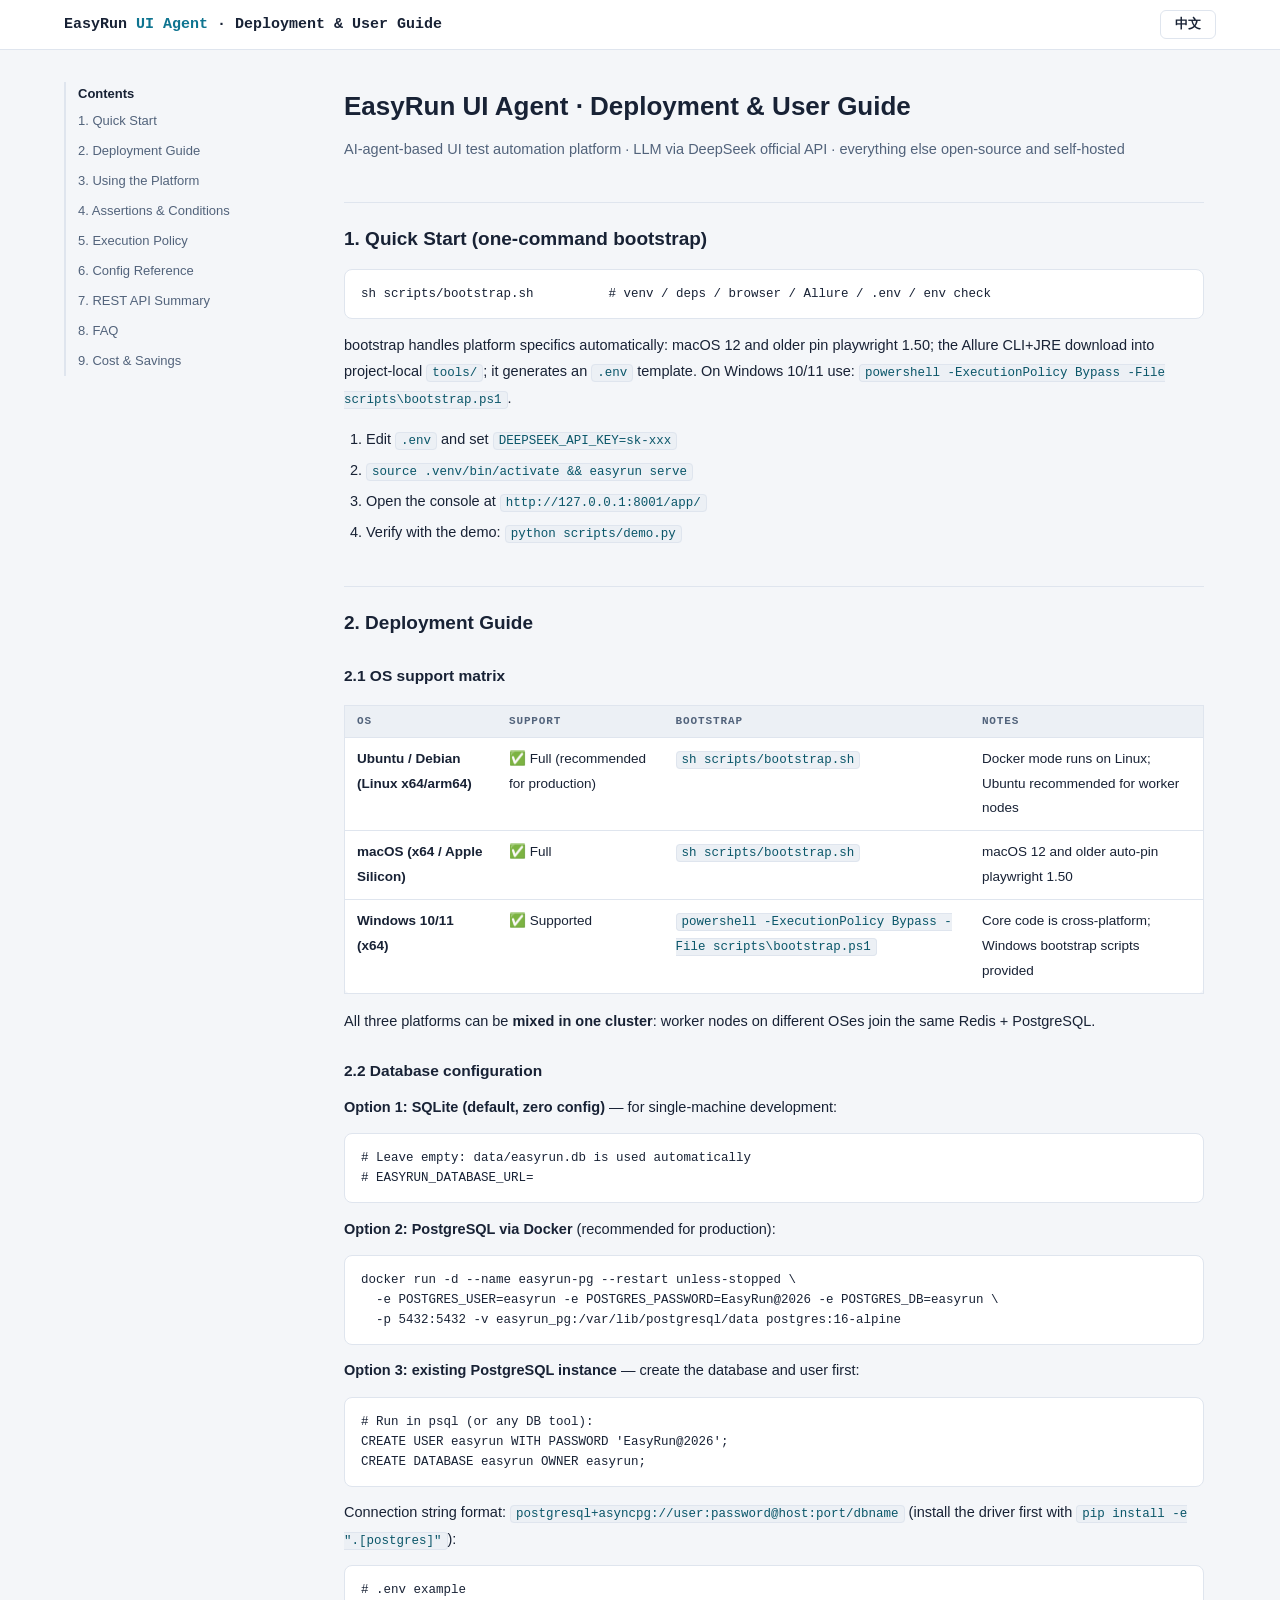
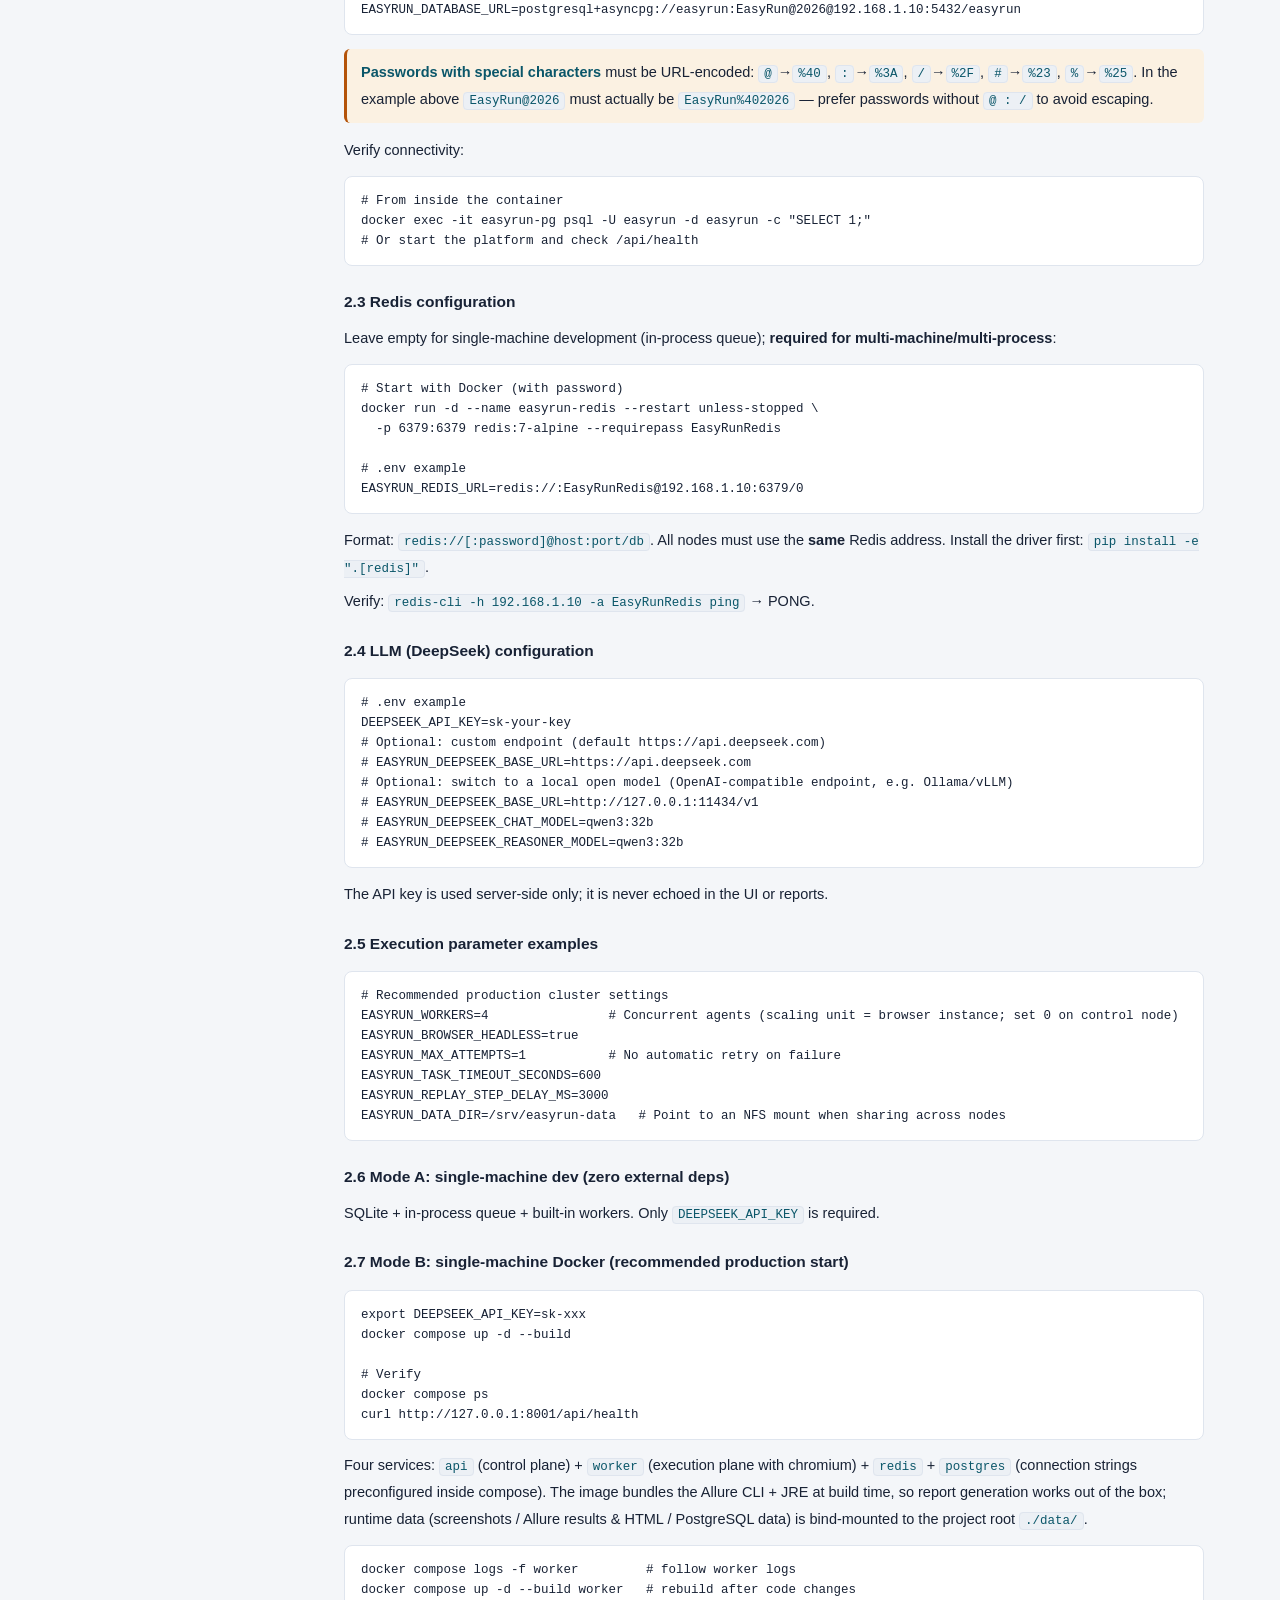
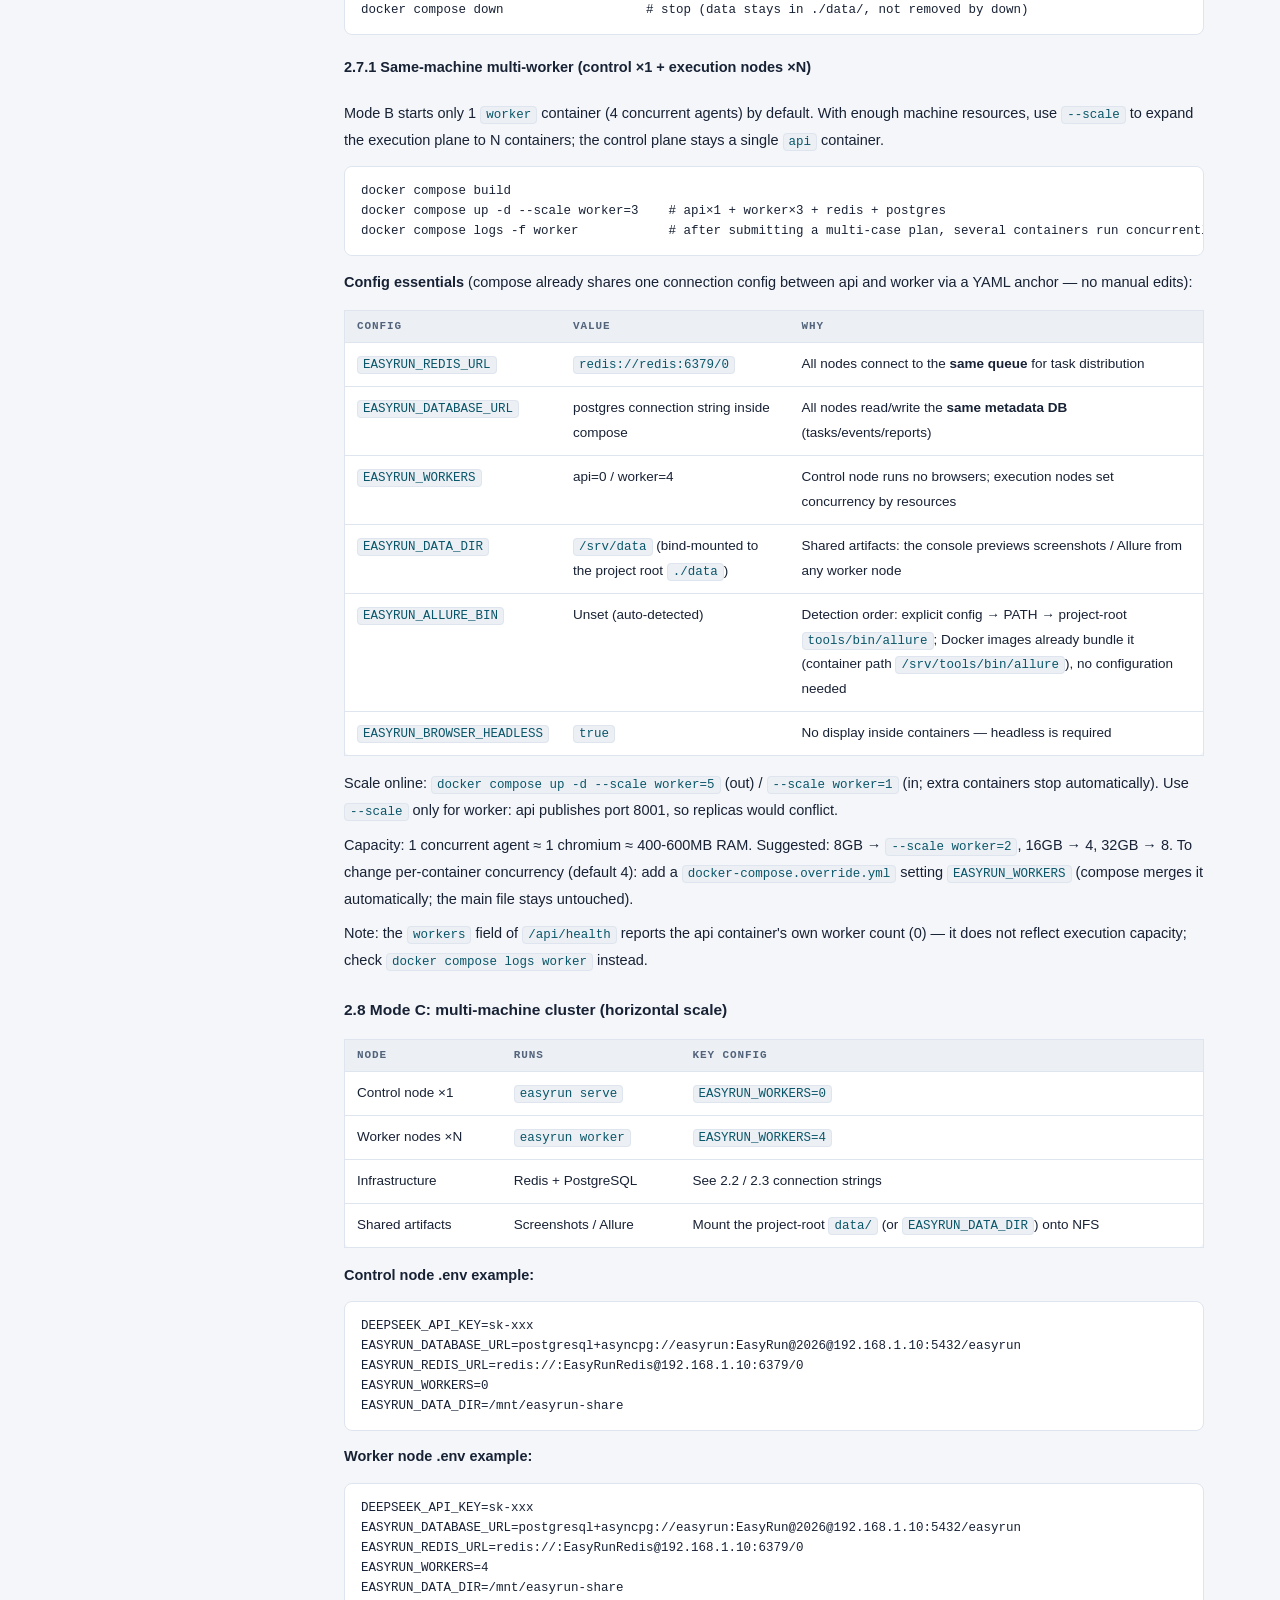
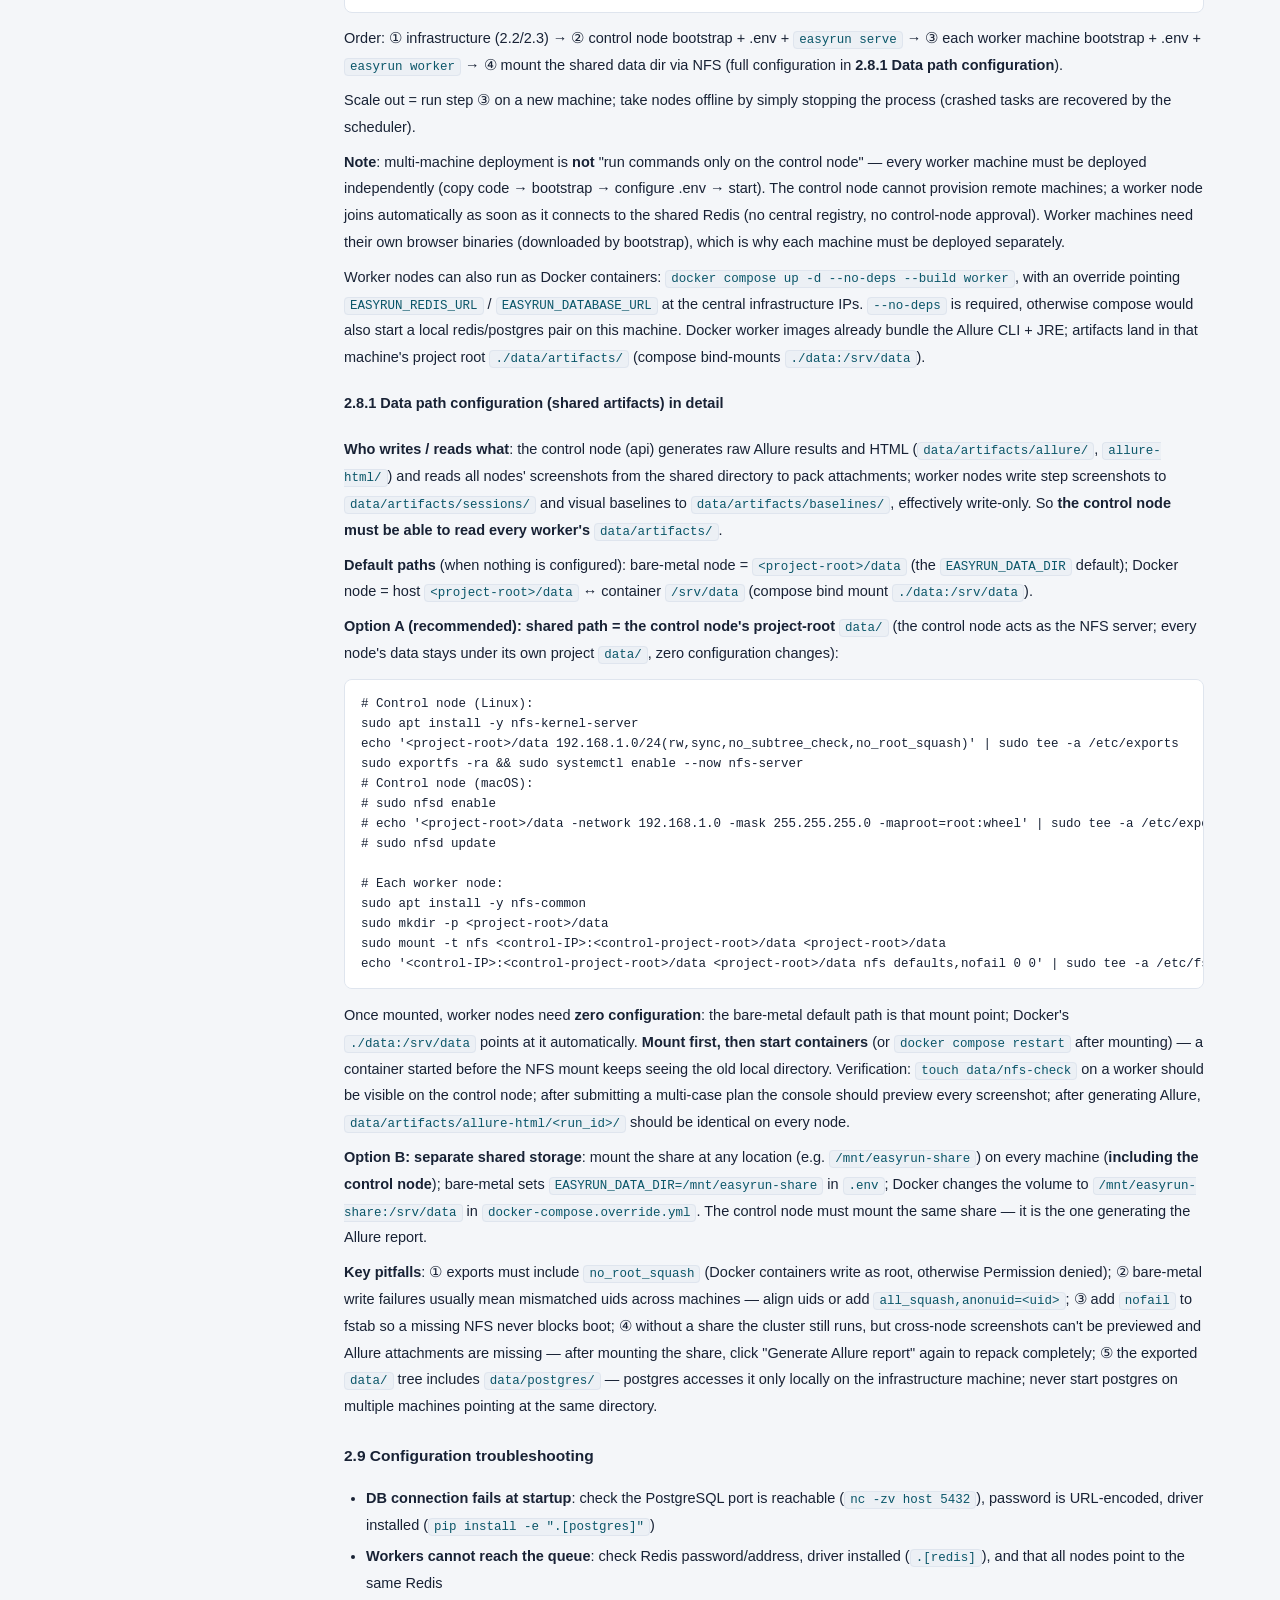
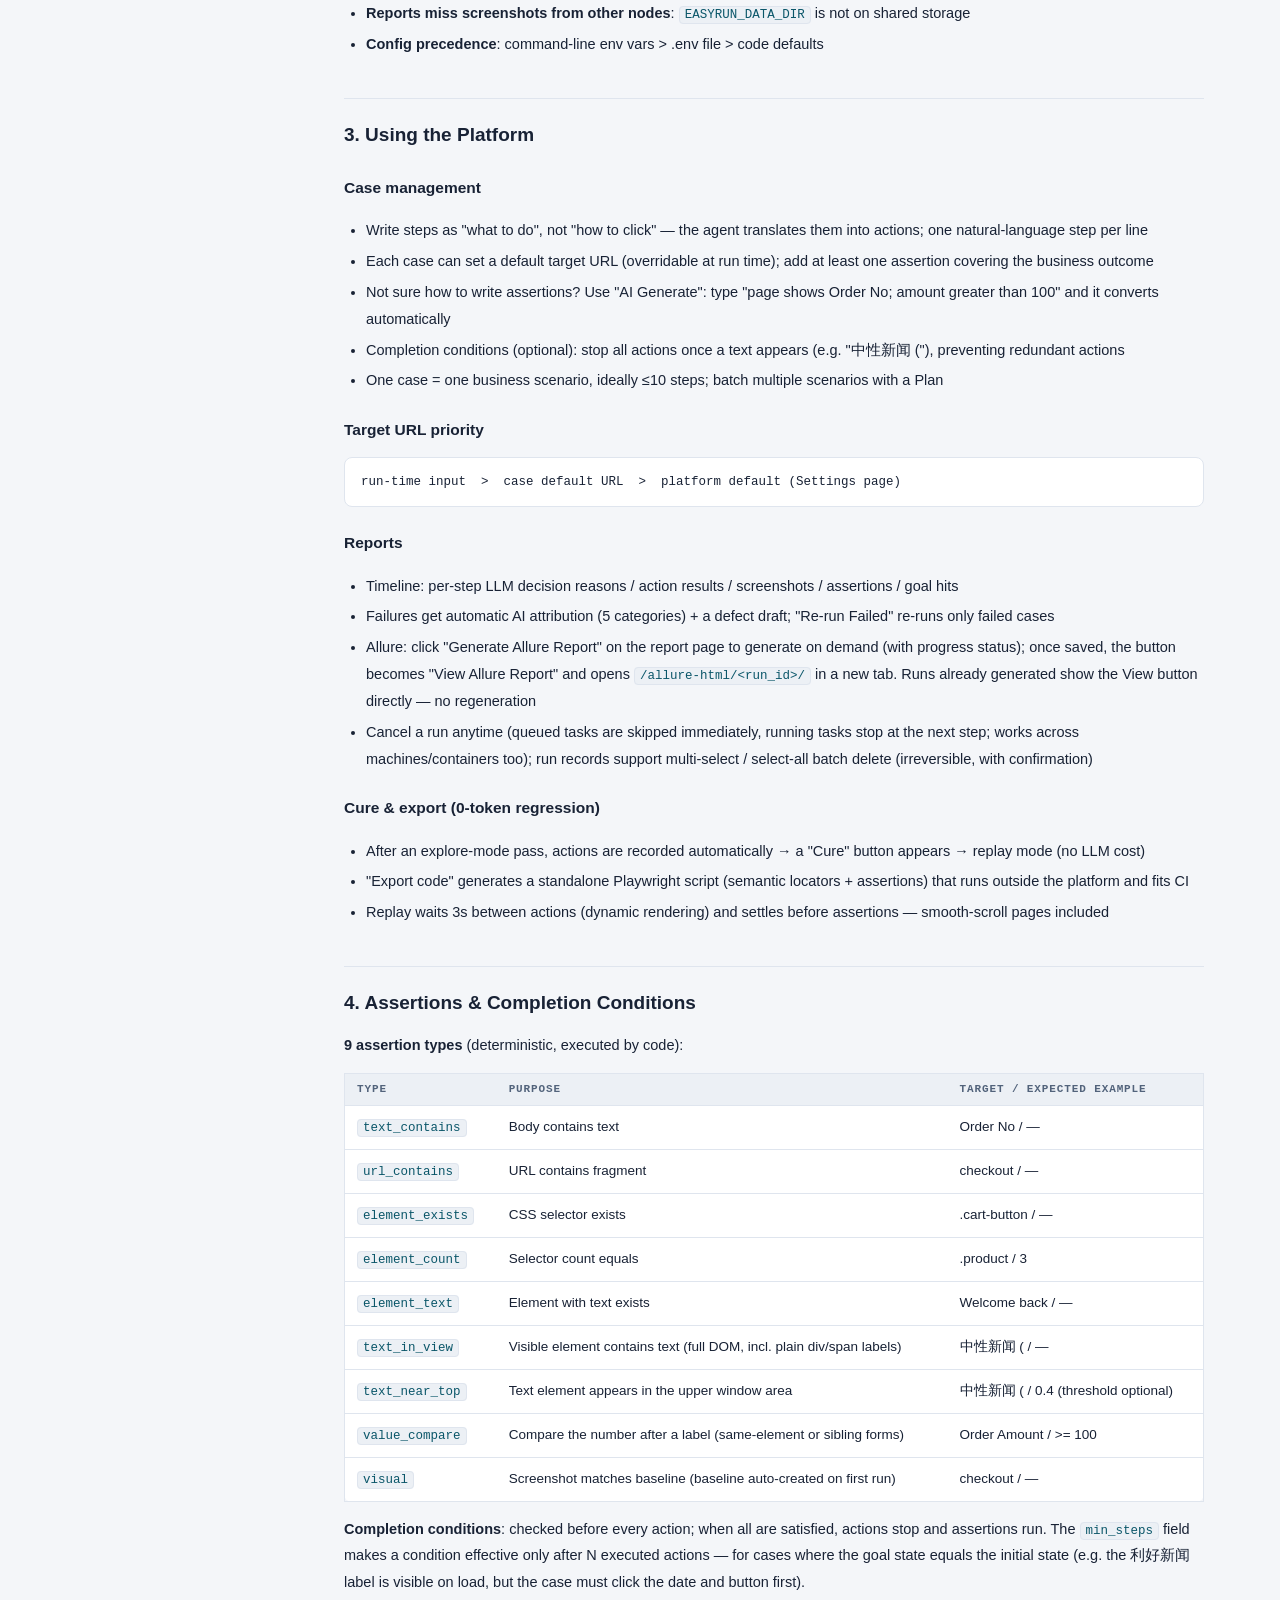
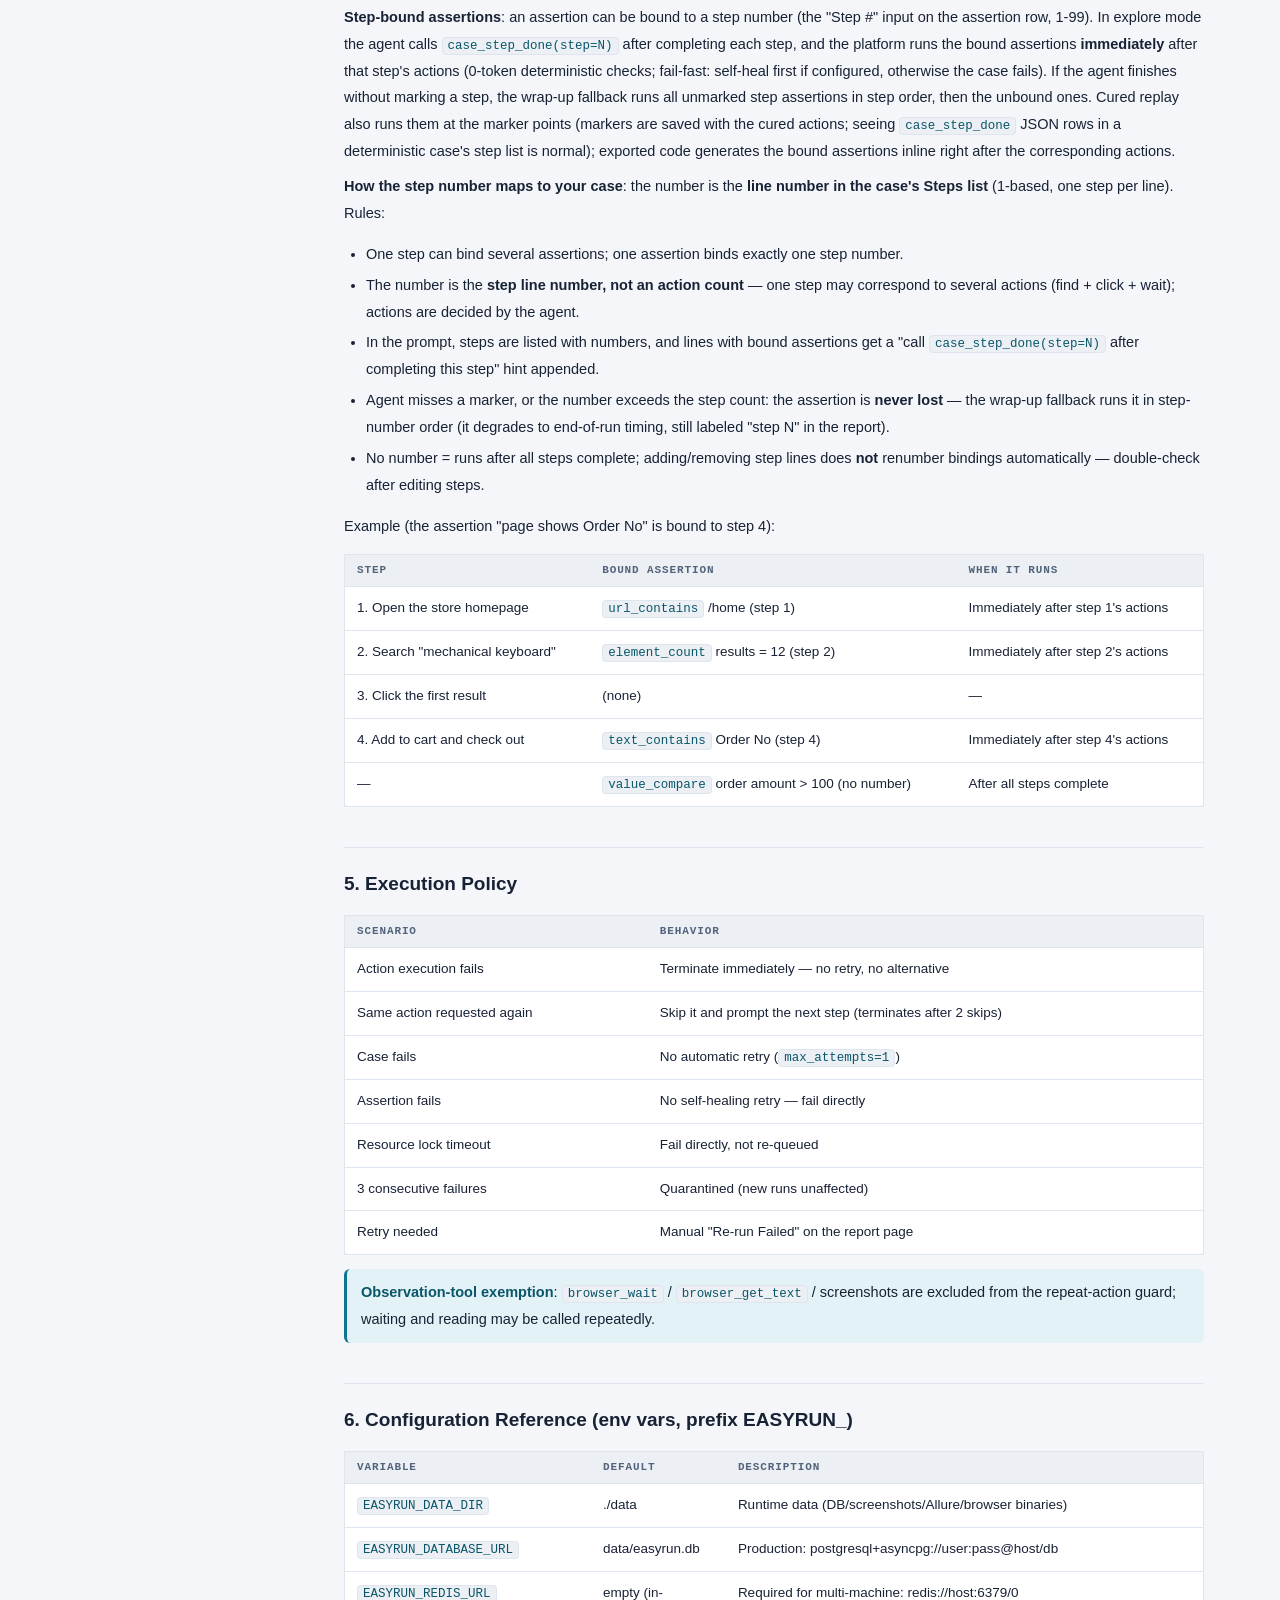
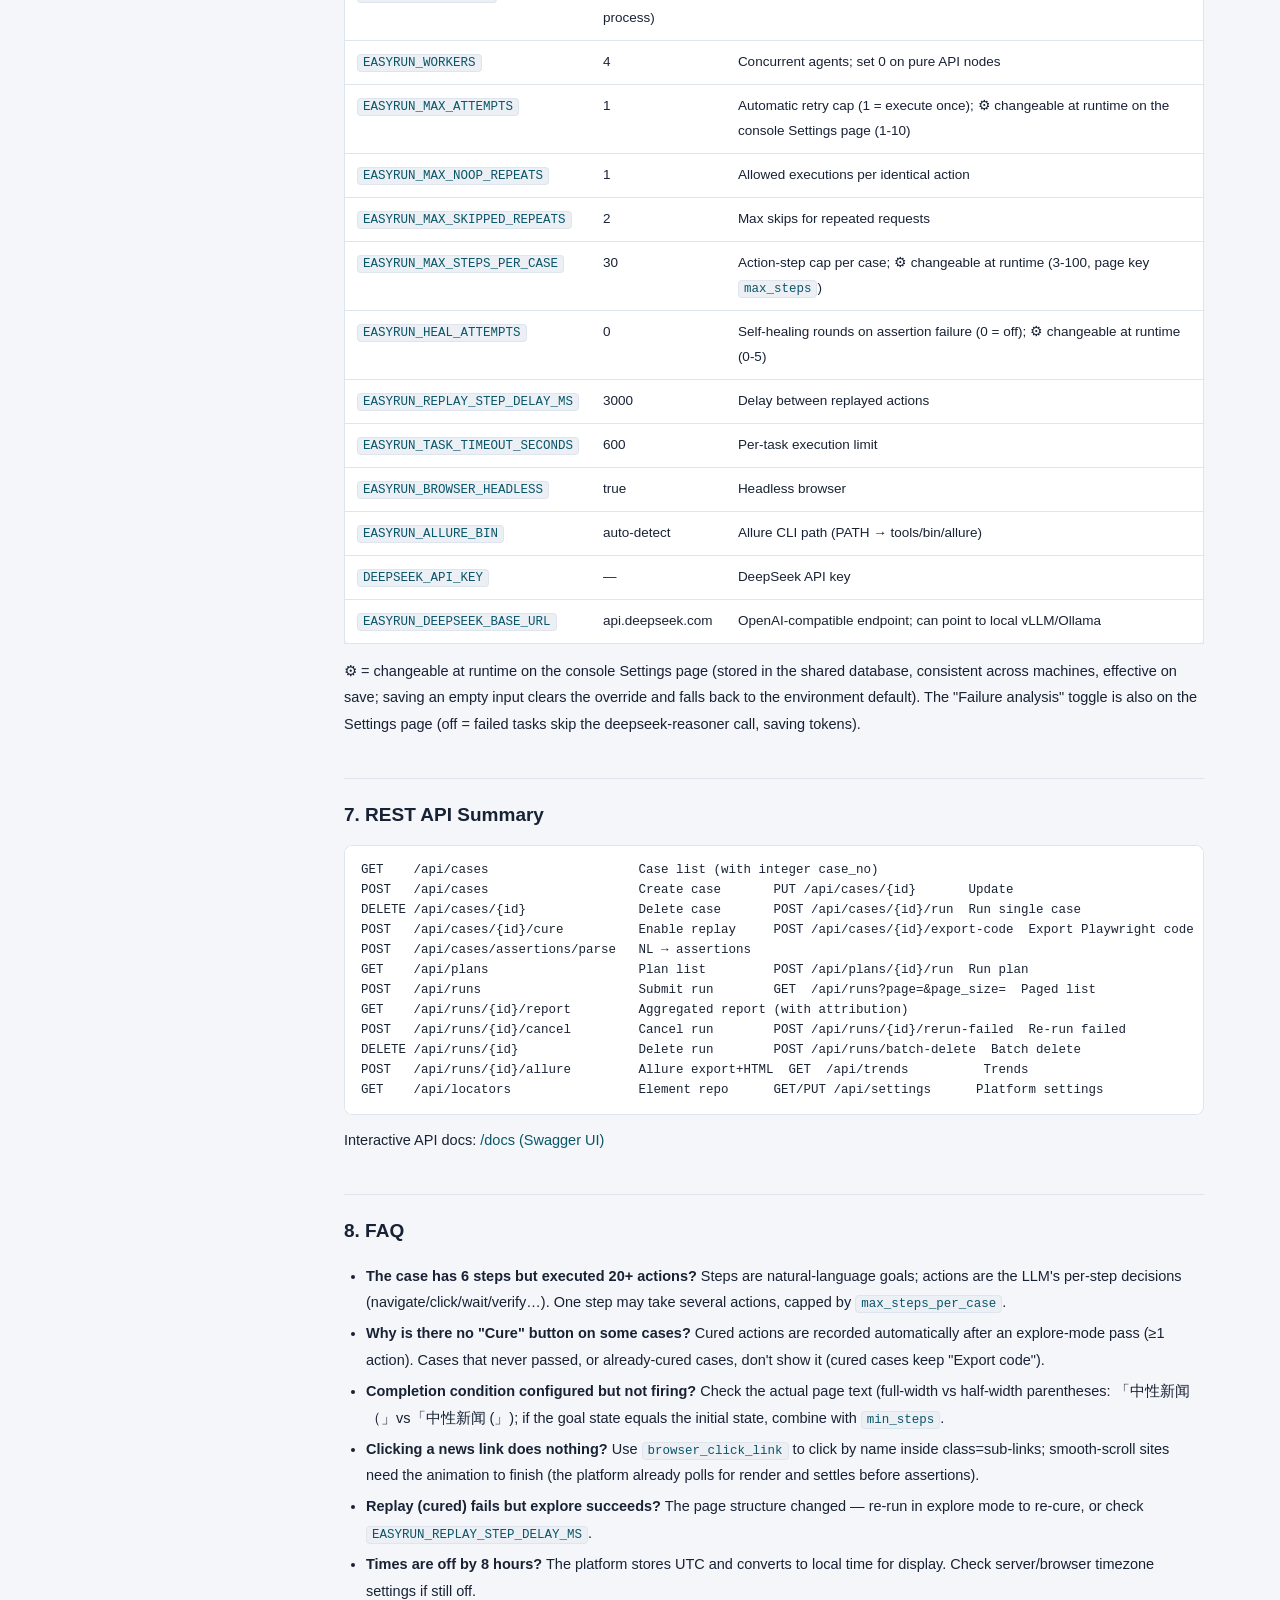
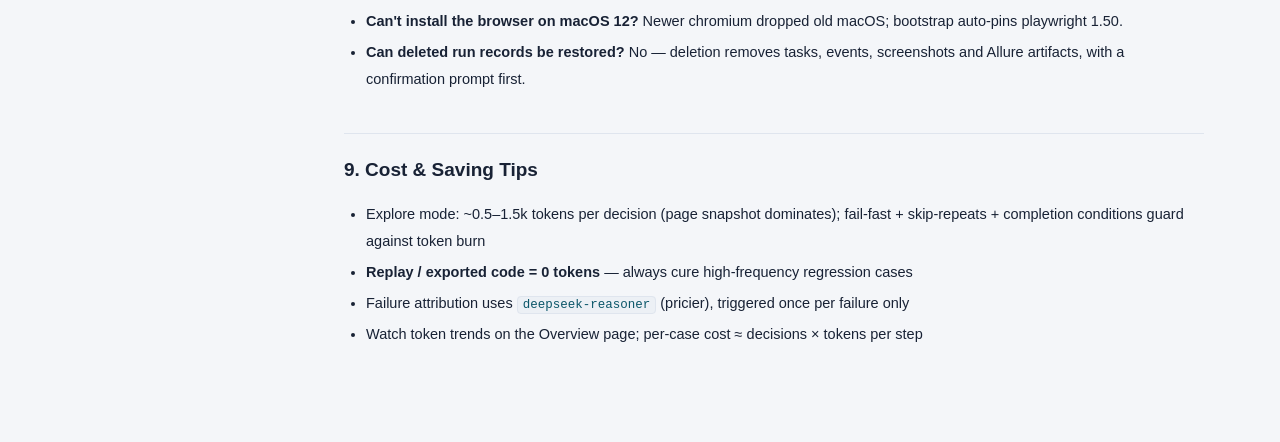
<file: web/docs.html>
<!doctype html>
<html lang="zh-CN">
<head>
<meta charset="utf-8">
<meta name="viewport" content="width=device-width, initial-scale=1">
<title data-l="doc.title">EasyRun UI Agent · 部署与使用文档</title>
<style>
:root {
  --ground: #F4F6F9; --surface: #FFFFFF; --surface-2: #ECF0F5;
  --ink: #182235; --ink-2: #52637B; --hairline: #DFE5EE;
  --accent: #0E7490; --accent-ink: #0A5669; --accent-soft: #E3F2F6;
  --warn: #B45309; --warn-soft: #FBF1E2;
  --sans: -apple-system, "SF Pro Text", "PingFang SC", "Noto Sans SC", "Microsoft YaHei", sans-serif;
  --mono: ui-monospace, "SF Mono", Menlo, Consolas, monospace;
}
@media (prefers-color-scheme: dark) {
  :root:not([data-theme="light"]) {
    --ground: #0C1320; --surface: #131C2B; --surface-2: #1A2536;
    --ink: #E5EBF4; --ink-2: #93A4BB; --hairline: #263348;
    --accent: #33B5CE; --accent-ink: #7BD6E6; --accent-soft: #112733;
    --warn: #FBBF24; --warn-soft: #2C2412;
  }
}
* { box-sizing: border-box; }
body { margin: 0; background: var(--ground); color: var(--ink); font: 14.5px/1.85 var(--sans); }
a { color: var(--accent-ink); text-decoration: none; }
a:hover { text-decoration: underline; }
.topbar { position: sticky; top: 0; z-index: 10; background: var(--surface); border-bottom: 1px solid var(--hairline); }
.topbar-in { max-width: 1200px; margin: 0 auto; padding: 10px 24px; display: flex; justify-content: space-between; align-items: center; }
.brand { font: 600 15px/1 var(--mono); }
.brand b { color: var(--accent); }
.lang-btn { font: 600 12.5px/1 var(--sans); padding: 7px 14px; border-radius: 6px; border: 1px solid var(--hairline); background: var(--surface); color: var(--ink); cursor: pointer; }
.lang-btn:hover { border-color: var(--accent); color: var(--accent-ink); }
.wrap { display: grid; grid-template-columns: 240px minmax(0, 1fr); gap: 40px; max-width: 1200px; margin: 0 auto; padding: 32px 24px 80px; align-items: start; }
.toc { position: sticky; top: 64px; border-left: 2px solid var(--hairline); padding-left: 12px; font-size: 13px; }
.toc a { display: block; padding: 3px 0; color: var(--ink-2); }
.toc a:hover { color: var(--accent-ink); text-decoration: none; }
.content { max-width: 860px; min-width: 0; }
h1 { font-size: 26px; margin: 0 0 6px; }
.sub { color: var(--ink-2); margin-bottom: 30px; }
h2 { font-size: 19px; margin: 40px 0 12px; padding-top: 18px; border-top: 1px solid var(--hairline); }
h3 { font-size: 15.5px; margin: 22px 0 8px; }
p { margin: 8px 0; }
ul, ol { padding-left: 22px; }
li { margin: 4px 0; }
code { font: 12.5px/1.5 var(--mono); background: var(--surface-2); border: 1px solid var(--hairline); border-radius: 4px; padding: 1px 5px; color: var(--accent-ink); }
pre { font: 12.5px/1.6 var(--mono); background: var(--surface); border: 1px solid var(--hairline); border-radius: 8px; padding: 14px 16px; overflow-x: auto; }
table { width: 100%; border-collapse: collapse; margin: 14px 0; font-size: 13.5px; background: var(--surface); border: 1px solid var(--hairline); border-radius: 8px; }
th { font: 600 11px/1 var(--mono); letter-spacing: .08em; text-transform: uppercase; color: var(--ink-2); text-align: left; padding: 10px 12px; border-bottom: 1px solid var(--hairline); background: var(--surface-2); }
td { padding: 9px 12px; border-bottom: 1px solid var(--hairline); vertical-align: top; }
tr:last-child td { border-bottom: none; }
.note { border-left: 3px solid var(--accent); background: var(--accent-soft); border-radius: 6px; padding: 10px 14px; margin: 14px 0; }
.note.warn { border-color: var(--warn); background: var(--warn-soft); }
.note b { color: var(--accent-ink); }
.doc-lang[hidden] { display: none; }
@media (max-width: 900px) {
  .wrap { grid-template-columns: 1fr; }
  .toc { position: static; border: none; padding: 0; }
}
</style>
</head>
<body>
<div class="topbar">
  <div class="topbar-in">
    <span class="brand">EasyRun <b>UI Agent</b> · <span data-l="doc.label">部署与使用文档</span></span>
    <button id="lang-btn" class="lang-btn">EN</button>
  </div>
</div>
<div class="wrap">
  <nav class="toc">
    <b><span data-l="toc.title">目录</span></b>
    <a href="#quick" data-anchor="quick"><span data-l="toc.1">1. 快速开始</span></a>
    <a href="#deploy" data-anchor="deploy"><span data-l="toc.2">2. 部署指南</span></a>
    <a href="#usage" data-anchor="usage"><span data-l="toc.3">3. 平台功能使用</span></a>
    <a href="#assert" data-anchor="assert"><span data-l="toc.4">4. 断言与完成条件</span></a>
    <a href="#policy" data-anchor="policy"><span data-l="toc.5">5. 执行策略</span></a>
    <a href="#config" data-anchor="config"><span data-l="toc.6">6. 配置项参考</span></a>
    <a href="#api" data-anchor="api"><span data-l="toc.7">7. REST API 摘要</span></a>
    <a href="#faq" data-anchor="faq"><span data-l="toc.8">8. 常见问题</span></a>
    <a href="#cost" data-anchor="cost"><span data-l="toc.9">9. 成本与省钱</span></a>
  </nav>

  <main class="content">

    <!-- ================= 中文 ================= -->
    <div id="doc-zh" class="doc-lang">
      <h1>EasyRun UI Agent · 部署与使用文档</h1>
      <div class="sub">基于 AI Agent 的 UI 自动化测试平台 · LLM 走 DeepSeek 官方 API · 其余组件开源本地部署</div>

      <h2 id="quick">1. 快速开始（新机器一键初始化）</h2>
<pre>sh scripts/bootstrap.sh          # 自动：venv / 依赖 / 浏览器内核 / Allure / .env / 环境检查</pre>
      <p>bootstrap 会按平台自动处理：macOS 12 及更早自动锁定 playwright 1.50（新版 chromium 不支持旧系统）、Allure CLI+JRE 下载到项目内 <code>tools/</code>（不碰系统）、生成 <code>.env</code> 模板。Windows 10/11 用：<code>powershell -ExecutionPolicy Bypass -File scripts\bootstrap.ps1</code>。</p>
      <ol>
        <li>编辑 <code>.env</code> 填入 <code>DEEPSEEK_API_KEY=sk-xxx</code></li>
        <li><code>source .venv/bin/activate && easyrun serve</code></li>
        <li>打开控制台 <code>http://127.0.0.1:8001/app/</code></li>
        <li>另开终端跑演示验证：<code>python scripts/demo.py</code></li>
      </ol>

      <h2 id="deploy">2. 部署指南</h2>
      <h3>2.1 操作系统支持矩阵</h3>
      <table>
        <tr><th>系统</th><th>支持程度</th><th>初始化方式</th><th>说明</th></tr>
        <tr><td><b>Ubuntu / Debian（Linux x64/arm64）</b></td><td>✅ 完整支持（推荐生产环境）</td><td><code>sh scripts/bootstrap.sh</code></td><td>Docker 形态即 Linux；多机集群推荐 Ubuntu 执行节点</td></tr>
        <tr><td><b>macOS（x64 / Apple Silicon）</b></td><td>✅ 完整支持</td><td><code>sh scripts/bootstrap.sh</code></td><td>macOS 12 及更早自动锁定 playwright 1.50</td></tr>
        <tr><td><b>Windows 10/11（x64）</b></td><td>✅ 支持</td><td><code>powershell -ExecutionPolicy Bypass -File scripts\bootstrap.ps1</code></td><td>核心代码全平台；Windows 初始化脚本已提供</td></tr>
      </table>
      <p>三个平台可<b>同时混合部署</b>：不同系统的执行节点接入同一 Redis + PostgreSQL 集群。</p>

      <h3>2.2 数据库配置（重点）</h3>
      <p><b>方案一：SQLite（默认，零配置）</b>——适合单机开发，什么都不用配：</p>
<pre># 留空即可：自动使用 data/easyrun.db
# EASYRUN_DATABASE_URL=</pre>
      <p><b>方案二：Docker 启动 PostgreSQL</b>（生产推荐）：</p>
<pre>docker run -d --name easyrun-pg --restart unless-stopped \
  -e POSTGRES_USER=easyrun -e POSTGRES_PASSWORD=EasyRun@2026 -e POSTGRES_DB=easyrun \
  -p 5432:5432 -v easyrun_pg:/var/lib/postgresql/data postgres:16-alpine</pre>
      <p><b>方案三：已有 PostgreSQL 实例</b>——先建库建用户：</p>
<pre># psql 执行（或数据库管理工具）：
CREATE USER easyrun WITH PASSWORD 'EasyRun@2026';
CREATE DATABASE easyrun OWNER easyrun;</pre>
      <p>连接串格式：<code>postgresql+asyncpg://用户名:密码@主机:端口/库名</code>（需先 <code>pip install -e ".[postgres]"</code> 安装驱动）：</p>
<pre># .env 示例
EASYRUN_DATABASE_URL=postgresql+asyncpg://easyrun:EasyRun@2026@192.168.1.10:5432/easyrun</pre>
      <div class="note warn"><b>密码含特殊字符时</b>需要 URL 编码，否则连接串解析错误。常见转义：<code>@</code>→<code>%40</code>、<code>:</code>→<code>%3A</code>、<code>/</code>→<code>%2F</code>、<code>#</code>→<code>%23</code>、<code>%</code>→<code>%25</code>。上例中 <code>EasyRun@2026</code> 实际是 <code>EasyRun%402026</code>——推荐密码避免 <code>@ : /</code> 以省去转义。</div>
      <p>验证连接：</p>
<pre># 容器内检查
docker exec -it easyrun-pg psql -U easyrun -d easyrun -c "SELECT 1;"
# 平台侧：启动后看日志无报错，或访问 /api/health 正常返回</pre>

      <h3>2.3 Redis 配置</h3>
      <p>单机开发留空即可（进程内队列）；<b>多机/多进程部署必配</b>：</p>
<pre># Docker 启动（带密码）
docker run -d --name easyrun-redis --restart unless-stopped \
  -p 6379:6379 redis:7-alpine --requirepass EasyRunRedis

# .env 示例
EASYRUN_REDIS_URL=redis://:EasyRunRedis@192.168.1.10:6379/0</pre>
      <p>Redis 连接串格式：<code>redis://[:密码]@主机:端口/库号</code>。所有节点必须配置<b>同一个</b> Redis 地址。需先 <code>pip install -e ".[redis]"</code>。</p>
      <p>验证：<code>redis-cli -h 192.168.1.10 -a EasyRunRedis ping</code> → PONG。</p>

      <h3>2.4 LLM（DeepSeek）配置</h3>
<pre># .env 示例
DEEPSEEK_API_KEY=sk-你的密钥
# 可选：自定义端点（默认 https://api.deepseek.com）
# EASYRUN_DEEPSEEK_BASE_URL=https://api.deepseek.com
# 可选：换本地开源模型（OpenAI 兼容端点，如 Ollama/vLLM）
# EASYRUN_DEEPSEEK_BASE_URL=http://127.0.0.1:11434/v1
# EASYRUN_DEEPSEEK_CHAT_MODEL=qwen3:32b
# EASYRUN_DEEPSEEK_REASONER_MODEL=qwen3:32b</pre>
      <p>密钥只在服务端使用，页面与报告不会回显。</p>

      <h3>2.5 执行参数配置示例</h3>
<pre># 生产集群推荐配置
EASYRUN_WORKERS=4                # 并发 Agent 数（扩容单元 = 浏览器实例；控制节点设 0）
EASYRUN_BROWSER_HEADLESS=true
EASYRUN_MAX_ATTEMPTS=1           # 失败不自动重试
EASYRUN_TASK_TIMEOUT_SECONDS=600
EASYRUN_REPLAY_STEP_DELAY_MS=3000
EASYRUN_DATA_DIR=/srv/easyrun-data   # 多机共享时指向 NFS 挂载点</pre>

      <h3>2.6 形态 A：单机开发（零外部依赖）</h3>
      <p>SQLite + 内存队列 + 内置 Worker。只配 <code>DEEPSEEK_API_KEY</code> 即可启动。</p>

      <h3>2.7 形态 B：单机 Docker（推荐生产起步）</h3>
<pre>export DEEPSEEK_API_KEY=sk-xxx
docker compose up -d --build

# 验证
docker compose ps
curl http://127.0.0.1:8001/api/health</pre>
      <p>四服务：<code>api</code>（控制面）+ <code>worker</code>（执行面，内置 chromium）+ <code>redis</code> + <code>postgres</code>（compose 内已自动配好连接串，无需手改）。镜像构建时已内置 Allure CLI + JRE，报告生成开箱即用；运行时数据（截图 / Allure 结果与 HTML / PostgreSQL 数据）绑定挂载到项目根目录 <code>./data/</code>。</p>
<pre>docker compose logs -f worker         # 看执行日志
docker compose up -d --build worker   # 代码更新后重建
docker compose down                   # 停止（数据保留在 ./data/，不随 down 删除）</pre>

      <h4>2.7.1 同机多 Worker（控制器 ×1 + 执行节点 ×N）</h4>
      <p>形态 B 默认只起 1 个 <code>worker</code> 容器（4 个并发 Agent）。机器资源充足时可用 <code>--scale</code> 把执行面扩到 N 个容器，控制面仍是 1 个 <code>api</code> 容器。</p>
<pre>docker compose build
docker compose up -d --scale worker=3    # api×1 + worker×3 + redis + postgres
docker compose logs -f worker            # 提交多用例计划后应看到多个容器同时执行</pre>
      <p><b>配置要点</b>（compose 已用 YAML 锚点给 api 和 worker 配好同一份连接，无需手改）：</p>
      <table>
        <tr><th>配置</th><th>取值</th><th>为什么</th></tr>
        <tr><td><code>EASYRUN_REDIS_URL</code></td><td><code>redis://redis:6379/0</code></td><td>所有节点连<b>同一个队列</b>，任务才分发得出去</td></tr>
        <tr><td><code>EASYRUN_DATABASE_URL</code></td><td>compose 内 postgres 连接串</td><td>所有节点读写<b>同一个元数据库</b>（任务/事件/报告）</td></tr>
        <tr><td><code>EASYRUN_WORKERS</code></td><td>api=0 / worker=4</td><td>控制节点不跑浏览器；执行节点按资源设并发数</td></tr>
        <tr><td><code>EASYRUN_DATA_DIR</code></td><td><code>/srv/data</code>（绑定挂载项目根目录 <code>./data</code>）</td><td>共享工件目录：控制台可预览任意 worker 节点的截图 / Allure</td></tr>
        <tr><td><code>EASYRUN_ALLURE_BIN</code></td><td>不设（自动探测）</td><td>探测顺序：显式配置 → PATH → 项目根 <code>tools/bin/allure</code>；Docker 镜像已内置（容器内 <code>/srv/tools/bin/allure</code>），无需配置</td></tr>
        <tr><td><code>EASYRUN_BROWSER_HEADLESS</code></td><td><code>true</code></td><td>容器内无显示器，必须无头</td></tr>
      </table>
      <p>在线扩缩容：<code>docker compose up -d --scale worker=5</code>（扩容）/ <code>--scale worker=1</code>（缩容，多余容器自动停止）。<code>--scale</code> 只能用于 worker：api 发布 8001 端口，多副本会冲突。</p>
      <p>容量：1 个并发 Agent ≈ 1 个 chromium ≈ 400-600MB 内存。8G 内存建议 <code>--scale worker=2</code>，16G 建议 4，32G 建议 8。改每容器并发数（默认 4）：加 <code>docker-compose.override.yml</code> 设 <code>EASYRUN_WORKERS</code>（compose 自动合并，不改主文件）。</p>
      <p>注意：<code>/api/health</code> 的 <code>workers</code> 显示的是 api 容器自身的 Worker 数（0），不代表执行能力，以 <code>docker compose logs worker</code> 为准。</p>

      <h3>2.8 形态 C：多机集群（水平扩容）</h3>
      <table>
        <tr><th>节点</th><th>运行内容</th><th>关键配置</th></tr>
        <tr><td>控制节点 ×1</td><td><code>easyrun serve</code></td><td><code>EASYRUN_WORKERS=0</code></td></tr>
        <tr><td>执行节点 ×N</td><td><code>easyrun worker</code></td><td><code>EASYRUN_WORKERS=4</code></td></tr>
        <tr><td>基础设施</td><td>Redis + PostgreSQL</td><td>见 2.2 / 2.3 的连接串示例</td></tr>
        <tr><td>共享工件</td><td>截图 / Allure</td><td>把项目根目录 <code>data/</code>（或 <code>EASYRUN_DATA_DIR</code>）挂到 NFS</td></tr>
      </table>
      <p><b>控制节点 .env 完整示例：</b></p>
<pre>DEEPSEEK_API_KEY=sk-xxx
EASYRUN_DATABASE_URL=postgresql+asyncpg://easyrun:EasyRun@2026@192.168.1.10:5432/easyrun
EASYRUN_REDIS_URL=redis://:EasyRunRedis@192.168.1.10:6379/0
EASYRUN_WORKERS=0
EASYRUN_DATA_DIR=/mnt/easyrun-share</pre>
      <p><b>执行节点 .env 完整示例：</b></p>
<pre>DEEPSEEK_API_KEY=sk-xxx
EASYRUN_DATABASE_URL=postgresql+asyncpg://easyrun:EasyRun@2026@192.168.1.10:5432/easyrun
EASYRUN_REDIS_URL=redis://:EasyRunRedis@192.168.1.10:6379/0
EASYRUN_WORKERS=4
EASYRUN_DATA_DIR=/mnt/easyrun-share</pre>
      <p>部署顺序：① 基础设施（2.2/2.3）→ ② 控制节点 bootstrap + .env + <code>easyrun serve</code> → ③ 每台执行机 bootstrap + .env + <code>easyrun worker</code> → ④ NFS 挂载共享数据目录（完整配置见 <b>2.8.1 数据路径配置详解</b>）。</p>
      <p>扩容 = 新机器执行第 ③ 步；节点下线直接停进程，崩溃任务由调度器超时回收。</p>
      <p><b>注意</b>：多机部署<b>不是</b>只在控制节点上执行命令——每台执行机都要独立完成部署（拷贝代码 → bootstrap → 配 .env → 启动）。控制节点无法远程下发部署；执行节点连上共享 Redis 即自动接入，无需控制节点审批（无中心注册表）。执行机需要本机浏览器内核（bootstrap 自动下载），这是必须逐台部署的根本原因。</p>
      <p>执行节点也可用 Docker：<code>docker compose up -d --no-deps --build worker</code>，并用 override 把 <code>EASYRUN_REDIS_URL</code> / <code>EASYRUN_DATABASE_URL</code> 指向中心基础设施 IP。<code>--no-deps</code> 必须加，否则 compose 会连带把依赖的 redis/postgres 也在这台机器上各起一套。Docker 执行节点镜像已内置 Allure CLI + JRE，工件落在该机项目根目录 <code>./data/artifacts/</code>（compose 绑定挂载 <code>./data:/srv/data</code>）。</p>

      <h4>2.8.1 数据路径配置（共享工件）详解</h4>
      <p><b>谁写谁读</b>：控制节点（api）生成 Allure 原始结果与 HTML（<code>data/artifacts/allure/</code>、<code>allure-html/</code>），并从共享目录读全部节点的截图打包附件；执行节点（worker）把步骤截图写入 <code>data/artifacts/sessions/</code>、视觉基线写入 <code>data/artifacts/baselines/</code>，基本只写不读。所以<b>控制节点必须能读到各执行节点的 <code>data/artifacts/</code></b>。</p>
      <p><b>默认路径</b>（不改配置即如此）：裸机节点 = <code>&lt;项目根目录&gt;/data</code>（<code>EASYRUN_DATA_DIR</code> 默认值）；Docker 节点 = 宿主机 <code>&lt;项目根目录&gt;/data</code> ↔ 容器 <code>/srv/data</code>（compose 绑定挂载 <code>./data:/srv/data</code>）。</p>
      <p><b>方案 A（推荐）：共享路径 = 控制节点项目根的 <code>data/</code></b>（控制节点当 NFS 服务器，所有节点数据都在各自项目 <code>data/</code> 下，配置零改动）：</p>
<pre># 控制节点（Linux）：
sudo apt install -y nfs-kernel-server
echo '&lt;项目根目录&gt;/data 192.168.1.0/24(rw,sync,no_subtree_check,no_root_squash)' | sudo tee -a /etc/exports
sudo exportfs -ra && sudo systemctl enable --now nfs-server
# 控制节点（macOS）：
# sudo nfsd enable
# echo '&lt;项目根目录&gt;/data -network 192.168.1.0 -mask 255.255.255.0 -maproot=root:wheel' | sudo tee -a /etc/exports
# sudo nfsd update

# 每台执行节点：
sudo apt install -y nfs-common
sudo mkdir -p &lt;项目根目录&gt;/data
sudo mount -t nfs &lt;控制节点IP&gt;:&lt;控制节点项目根目录&gt;/data &lt;项目根目录&gt;/data
echo '&lt;控制节点IP&gt;:&lt;控制节点项目根目录&gt;/data &lt;项目根目录&gt;/data nfs defaults,nofail 0 0' | sudo tee -a /etc/fstab</pre>
      <p>挂好后执行节点<b>零配置</b>：裸机默认路径即该挂载点；Docker 的 <code>./data:/srv/data</code> 自动指向它。<b>先挂载再启动容器</b>（或挂载后 <code>docker compose restart</code>）——容器运行后再挂 NFS，容器看不到新内容。验证：执行节点 <code>touch data/nfs-check</code> 控制节点应能看到；控制台提交多用例计划后应能预览全部截图；生成 Allure 后各节点 <code>data/artifacts/allure-html/&lt;run_id&gt;/</code> 应一致。</p>
      <p><b>方案 B：独立共享存储</b>：每台机器（<b>含控制节点</b>）把共享挂到任意位置（如 <code>/mnt/easyrun-share</code>）；裸机 <code>.env</code> 设 <code>EASYRUN_DATA_DIR=/mnt/easyrun-share</code>；Docker 用 <code>docker-compose.override.yml</code> 把 volume 改为 <code>/mnt/easyrun-share:/srv/data</code>。控制节点必须也挂同一共享——生成 Allure 报告的是控制节点。</p>
      <p><b>关键坑</b>：① exports 必须加 <code>no_root_squash</code>（Docker 容器以 root 写，否则 Permission denied）；② 裸机节点写失败通常是各机 uid 不一致——统一 uid 或加 <code>all_squash,anonuid=&lt;uid&gt;</code>；③ fstab 加 <code>nofail</code> 防开机阻塞；④ 不共享时能跑，但跨节点截图无法预览、Allure 附件缺失——挂好共享后重新点「生成 Allure 报告」即可完整重打包；⑤ <code>data/</code> 整树导出含 <code>data/postgres/</code>，postgres 只在基础设施机本机访问，勿在多机同时启动指向同一目录的 postgres。</p>

      <h3>2.9 配置排查速查</h3>
      <ul>
        <li><b>启动报数据库连接失败</b>：确认 PostgreSQL 端口可达（<code>nc -zv 主机 5432</code>）、密码转义正确、驱动已装（<code>pip install -e ".[postgres]"</code>）</li>
        <li><b>Worker 连不上队列</b>：确认 Redis 密码/地址、驱动已装（<code>.[redis]</code>）、多节点配置的是同一 Redis</li>
        <li><b>报告看不到其他节点截图</b>：<code>EASYRUN_DATA_DIR</code> 未指向共享存储</li>
        <li><b>配置优先级</b>：命令行环境变量 &gt; .env 文件 &gt; 代码默认值</li>
      </ul>

      <h2 id="usage">3. 平台功能使用</h2>
      <h3>用例管理</h3>
      <ul>
        <li>步骤写「做什么」，不写「怎么点」——Agent 负责翻译成具体操作；每条步骤一行自然语言</li>
        <li>每个用例可设默认访问网址（运行时仍可覆盖）；断言至少一条，覆盖业务结果</li>
        <li>不会写断言？用「AI 生成断言」：输入「页面出现订单编号；订单金额大于 100」自动转换</li>
        <li>完成条件（可选）：页面出现某文本即停止操作（如「中性新闻 (」），防多余动作</li>
        <li>一条用例一个业务场景，建议 ≤10 步；多场景用「计划」批量跑</li>
      </ul>
      <h3>执行与目标地址优先级</h3>
<pre>运行时填写的网址  &gt;  用例默认网址  &gt;  平台默认目标地址（配置页设置）</pre>
      <h3>报告</h3>
      <ul>
        <li>时间轴：每步 LLM 决策理由 / 动作结果 / 截图 / 断言 / 完成条件命中</li>
        <li>失败时自动 AI 归因（五类）+ 缺陷草稿；「重跑失败用例」只重跑失败的</li>
        <li>Allure 报告：报告页点「生成 Allure 报告」按需生成（带进度显示），生成后按钮变为「查看 Allure 报告」，点击在新窗口打开 <code>/allure-html/&lt;run_id&gt;/</code>；已生成过的执行直接显示查看按钮，无需重复生成</li>
        <li>执行中可随时「取消执行」（排队任务直接跳过，执行中任务在下一步停止；多机/多容器部署同样生效）；执行记录支持多选/全选批量删除（不可恢复，删除前有确认）</li>
      </ul>
      <h3>固化与导出（0 token 回归）</h3>
      <ul>
        <li>探索模式通过后自动记录动作 → 用例行出现「固化」按钮 → 点击后变回放模式（不耗 LLM）</li>
        <li>「导出代码」生成独立 Playwright 脚本（语义定位器 + 断言），脱离平台可跑、可进 CI</li>
        <li>回放动作间默认间隔 3 秒（等待动态渲染），断言前有沉降等待——适配平滑滚动类页面</li>
      </ul>

      <h2 id="assert">4. 断言与完成条件参考</h2>
      <p><b>9 类断言</b>（确定性校验，由代码执行）：</p>
      <table>
        <tr><th>类型</th><th>用途</th><th>target / expected 示例</th></tr>
        <tr><td><code>text_contains</code></td><td>页面正文包含文本</td><td>订单编号 / —</td></tr>
        <tr><td><code>url_contains</code></td><td>URL 包含片段</td><td>checkout / —</td></tr>
        <tr><td><code>element_exists</code></td><td>CSS 选择器存在</td><td>.cart-button / —</td></tr>
        <tr><td><code>element_count</code></td><td>选择器数量等于</td><td>.product / 3</td></tr>
        <tr><td><code>element_text</code></td><td>存在文本元素</td><td>欢迎回来 / —</td></tr>
        <tr><td><code>text_in_view</code></td><td>屏幕可见元素含文本（全 DOM，含普通 div/span 标签）</td><td>中性新闻 ( / —</td></tr>
        <tr><td><code>text_near_top</code></td><td>文本元素出现在窗口上方区域</td><td>中性新闻 ( / 0.4（阈值可选）</td></tr>
        <tr><td><code>value_compare</code></td><td>标签后数值比较（支持同元素与相邻兄弟元素）</td><td>订单金额 / &gt;= 100</td></tr>
        <tr><td><code>visual</code></td><td>截图与基线一致（首次自动建基线）</td><td>checkout / —</td></tr>
      </table>
      <p><b>完成条件</b>：每步动作前检查，全部满足立即停止操作进入断言。字段 <code>min_steps</code> 可设"执行满 N 个动作后条件才生效"——用于目标状态与初始状态相同的场景（如利好新闻标签页面加载即可见，但用例要求先点日期再点按钮）。</p>
      <p><b>步骤后断言</b>：断言可绑定步骤序号（断言行的「步骤序号」输入框，1-99）。探索模式下 Agent 每完成一个步骤调用 <code>case_step_done(step=N)</code> 标记，平台在该步骤动作后<b>立即</b>执行绑定断言（0 token 确定性校验；失败即止：有自愈配置先自愈，否则用例失败）。Agent 忘标记直接结束时，收尾兜底按步骤序补跑所有未标记步骤的绑定断言，再接无绑定断言。固化回放同样在标记点执行（标记随固化动作保存，deterministic 用例的步骤列表中可见 <code>case_step_done</code> JSON 行，属正常现象）；导出代码时绑定断言就地生成在对应动作之后。</p>
      <p><b>步骤序号怎么对应</b>：填的序号 = 用例「步骤」列表的行号（从 1 开始，每行一步）。规则：</p>
      <ul>
        <li>一个步骤可绑多条断言；一条断言只绑一个序号。</li>
        <li>序号是<b>步骤行号，不是动作数</b>——一个步骤可能对应多个动作（找元素 + 点击 + 等待），动作由 Agent 自主决策。</li>
        <li>提示词中步骤带编号列出，绑定断言的步骤行会追加「完成本步骤后调用 <code>case_step_done(step=N)</code> 触发绑定断言」提示。</li>
        <li>Agent 漏标记、或序号超出步骤数：断言<b>不会丢</b>——收尾兜底按序号顺序补跑（执行时机退化为「结束时」，报告仍显示「步骤 N」标签）。</li>
        <li>不填序号 = 全部步骤完成后统一执行；增删步骤行后序号<b>不会自动跟随</b>，需手动核对。</li>
      </ul>
      <p>示例（断言「页面出现订单编号」填步骤序号 4）：</p>
      <table>
        <tr><th>步骤</th><th>绑定断言</th><th>执行时机</th></tr>
        <tr><td>1. 打开商城首页</td><td><code>url_contains</code> /home（序号 1）</td><td>步骤 1 动作完成后立即校验</td></tr>
        <tr><td>2. 搜索机械键盘</td><td><code>element_count</code> 搜索结果 = 12（序号 2）</td><td>步骤 2 动作完成后立即校验</td></tr>
        <tr><td>3. 点击第一个搜索结果</td><td>（无）</td><td>—</td></tr>
        <tr><td>4. 加入购物车并结算</td><td><code>text_contains</code> 订单编号（序号 4）</td><td>步骤 4 动作完成后立即校验</td></tr>
        <tr><td>—</td><td><code>value_compare</code> 订单金额 &gt; 100（不填）</td><td>全部步骤完成后统一校验</td></tr>
      </table>

      <h2 id="policy">5. 执行策略</h2>
      <table>
        <tr><th>场景</th><th>行为</th></tr>
        <tr><td>动作执行失败</td><td>立即终止，不重试不换方式</td></tr>
        <tr><td>同一动作被重复请求</td><td>跳过并提示执行下一步（超过 2 次跳过才终止）</td></tr>
        <tr><td>用例失败</td><td>不自动重试（<code>max_attempts=1</code>）</td></tr>
        <tr><td>断言失败</td><td>不自愈重试，直接判失败</td></tr>
        <tr><td>等不到资源锁</td><td>直接失败，不回队列</td></tr>
        <tr><td>连续失败 3 次</td><td>隔离（quarantine，新执行不受影响）</td></tr>
        <tr><td>需要重试</td><td>报告页「重跑失败用例」手动触发</td></tr>
      </table>
      <div class="note"><b>观察类工具豁免</b>：<code>browser_wait</code> / <code>browser_get_text</code> / 截图不参与"重复动作"判定，等待和读取可多次调用。</div>

      <h2 id="config">6. 配置项参考（环境变量，前缀 EASYRUN_）</h2>
      <table>
        <tr><th>变量</th><th>默认</th><th>说明</th></tr>
        <tr><td><code>EASYRUN_DATA_DIR</code></td><td>./data</td><td>运行时数据（数据库/截图/Allure/浏览器内核）</td></tr>
        <tr><td><code>EASYRUN_DATABASE_URL</code></td><td>data/easyrun.db</td><td>生产用 postgresql+asyncpg://user:pass@host/db</td></tr>
        <tr><td><code>EASYRUN_REDIS_URL</code></td><td>空（内存队列）</td><td>多机必填 redis://host:6379/0</td></tr>
        <tr><td><code>EASYRUN_WORKERS</code></td><td>4</td><td>并发 Agent 数；纯 API 节点设 0</td></tr>
        <tr><td><code>EASYRUN_MAX_ATTEMPTS</code></td><td>1</td><td>失败自动重试次数（1 = 只执行一次）；⚙ 可在控制台「配置」页运行时修改（1-10）</td></tr>
        <tr><td><code>EASYRUN_MAX_NOOP_REPEATS</code></td><td>1</td><td>同一动作允许执行次数</td></tr>
        <tr><td><code>EASYRUN_MAX_SKIPPED_REPEATS</code></td><td>2</td><td>重复请求最多跳过次数</td></tr>
        <tr><td><code>EASYRUN_MAX_STEPS_PER_CASE</code></td><td>30</td><td>单用例动作步数上限；⚙ 可运行时修改（3-100，页面键名 <code>max_steps</code>）</td></tr>
        <tr><td><code>EASYRUN_HEAL_ATTEMPTS</code></td><td>0</td><td>断言失败自愈轮数（0 = 不自愈）；⚙ 可运行时修改（0-5）</td></tr>
        <tr><td><code>EASYRUN_REPLAY_STEP_DELAY_MS</code></td><td>3000</td><td>固化回放动作间延迟</td></tr>
        <tr><td><code>EASYRUN_TASK_TIMEOUT_SECONDS</code></td><td>600</td><td>单任务执行上限</td></tr>
        <tr><td><code>EASYRUN_BROWSER_HEADLESS</code></td><td>true</td><td>浏览器无头模式</td></tr>
        <tr><td><code>EASYRUN_ALLURE_BIN</code></td><td>自动探测</td><td>allure CLI 路径（PATH → tools/bin/allure）</td></tr>
        <tr><td><code>DEEPSEEK_API_KEY</code></td><td>—</td><td>DeepSeek API Key</td></tr>
        <tr><td><code>EASYRUN_DEEPSEEK_BASE_URL</code></td><td>api.deepseek.com</td><td>OpenAI 兼容端点，可换本地 vLLM/Ollama</td></tr>
      </table>
      <p>⚙ = 可在控制台「配置」页运行时修改（存于共享数据库，多机一致，保存即生效；输入框置空保存 = 清除覆盖、回落环境变量默认）。「失败归因」开关也在配置页（关闭后失败任务不再自动调 deepseek-reasoner，省 token）。</p>

      <h2 id="api">7. REST API 摘要</h2>
<pre>GET    /api/cases                    用例列表（含整数编号 case_no）
POST   /api/cases                    新建用例          PUT /api/cases/{id}       更新
DELETE /api/cases/{id}               删除用例          POST /api/cases/{id}/run   单用例执行
POST   /api/cases/{id}/cure          启用固化回放      POST /api/cases/{id}/export-code  导出 Playwright 代码
POST   /api/cases/assertions/parse   自然语言 → 断言
GET    /api/plans                    计划列表          POST /api/plans/{id}/run   计划执行
POST   /api/runs                     提交执行          GET  /api/runs?page=&page_size=  分页列表
GET    /api/runs/{id}/report         聚合报告（含归因）  GET  /api/runs/{id}/events    事件流
POST   /api/runs/{id}/cancel         取消执行          POST /api/runs/{id}/rerun-failed 重跑失败用例
DELETE /api/runs/{id}                删除执行          POST /api/runs/batch-delete     批量删除
POST   /api/runs/{id}/allure         Allure 导出+HTML   GET  /api/trends            趋势
GET    /api/locators                 元素库            GET/PUT /api/settings        平台配置</pre>
      <p>交互式 API 文档：<a href="/docs" target="_blank">/docs（Swagger UI）</a></p>

      <h2 id="faq">8. 常见问题</h2>
      <ul>
        <li><b>用例步骤 6 条，为什么执行了 20+ 个动作？</b> 步骤是自然语言目标，动作是 LLM 的每步决策（导航/点击/等待/确认…），一条步骤可能对应多个动作。上限由 <code>max_steps_per_case</code> 控制。</li>
        <li><b>为什么有的用例没有「固化」按钮？</b> 固化动作在探索模式通过后自动记录（≥1 个动作）。从未通过、或已固化的用例没有该按钮（已固化的保留「导出代码」）。</li>
        <li><b>完成条件配置了但不生效？</b> 检查页面真实文本（如全角/半角括号差异：「中性新闻（」vs「中性新闻 (」）；若目标状态与初始状态相同，配合 <code>min_steps</code> 使用。</li>
        <li><b>点击新闻链接页面没反应？</b> 用 <code>browser_click_link</code> 按名称点击 class=sub-links 内的链接；站点平滑滚动需等待动画完成（平台已内置渲染轮询与沉降等待）。</li>
        <li><b>回放（固化）失败但探索成功？</b> 页面结构变了 → 回到探索模式重跑一次重新固化；或检查 <code>EASYRUN_REPLAY_STEP_DELAY_MS</code> 是否足够。</li>
        <li><b>时间显示差 8 小时？</b> 平台统一存 UTC、展示层转本地时区。若仍有偏差，确认服务器与浏览器时区设置。</li>
        <li><b>macOS 12 装不了浏览器？</b> 新版 chromium 不支持旧系统，bootstrap 会自动锁定 playwright 1.50。</li>
        <li><b>删除执行记录能恢复吗？</b> 不能。删除会清除任务/事件/截图/Allure 全部关联内容，操作前有确认提示。</li>
      </ul>

      <h2 id="cost">9. 成本与省钱</h2>
      <ul>
        <li>探索模式：每步决策约 0.5~1.5k tokens（页面快照占大头）；失败即终止 + 跳过重复 + 完成条件三重护栏防空转</li>
        <li><b>固化回放 / 导出代码 = 0 token</b>——高频回归用例务必固化</li>
        <li>失败归因用 <code>deepseek-reasoner</code>（更贵），仅失败时触发一次</li>
        <li>总览页可查看 Token 消耗趋势；单用例成本 ≈ 决策数 × 单步 tokens</li>
      </ul>
    </div>

    <!-- ================= English ================= -->
    <div id="doc-en" class="doc-lang" hidden>
      <h1>EasyRun UI Agent · Deployment &amp; User Guide</h1>
      <div class="sub">AI-agent-based UI test automation platform · LLM via DeepSeek official API · everything else open-source and self-hosted</div>

      <h2 id="quick-en">1. Quick Start (one-command bootstrap)</h2>
<pre>sh scripts/bootstrap.sh          # venv / deps / browser / Allure / .env / env check</pre>
      <p>bootstrap handles platform specifics automatically: macOS 12 and older pin playwright 1.50; the Allure CLI+JRE download into project-local <code>tools/</code>; it generates an <code>.env</code> template. On Windows 10/11 use: <code>powershell -ExecutionPolicy Bypass -File scripts\bootstrap.ps1</code>.</p>
      <ol>
        <li>Edit <code>.env</code> and set <code>DEEPSEEK_API_KEY=sk-xxx</code></li>
        <li><code>source .venv/bin/activate && easyrun serve</code></li>
        <li>Open the console at <code>http://127.0.0.1:8001/app/</code></li>
        <li>Verify with the demo: <code>python scripts/demo.py</code></li>
      </ol>

      <h2 id="deploy-en">2. Deployment Guide</h2>
      <h3>2.1 OS support matrix</h3>
      <table>
        <tr><th>OS</th><th>Support</th><th>Bootstrap</th><th>Notes</th></tr>
        <tr><td><b>Ubuntu / Debian (Linux x64/arm64)</b></td><td>✅ Full (recommended for production)</td><td><code>sh scripts/bootstrap.sh</code></td><td>Docker mode runs on Linux; Ubuntu recommended for worker nodes</td></tr>
        <tr><td><b>macOS (x64 / Apple Silicon)</b></td><td>✅ Full</td><td><code>sh scripts/bootstrap.sh</code></td><td>macOS 12 and older auto-pin playwright 1.50</td></tr>
        <tr><td><b>Windows 10/11 (x64)</b></td><td>✅ Supported</td><td><code>powershell -ExecutionPolicy Bypass -File scripts\bootstrap.ps1</code></td><td>Core code is cross-platform; Windows bootstrap scripts provided</td></tr>
      </table>
      <p>All three platforms can be <b>mixed in one cluster</b>: worker nodes on different OSes join the same Redis + PostgreSQL.</p>

      <h3>2.2 Database configuration</h3>
      <p><b>Option 1: SQLite (default, zero config)</b> — for single-machine development:</p>
<pre># Leave empty: data/easyrun.db is used automatically
# EASYRUN_DATABASE_URL=</pre>
      <p><b>Option 2: PostgreSQL via Docker</b> (recommended for production):</p>
<pre>docker run -d --name easyrun-pg --restart unless-stopped \
  -e POSTGRES_USER=easyrun -e POSTGRES_PASSWORD=EasyRun@2026 -e POSTGRES_DB=easyrun \
  -p 5432:5432 -v easyrun_pg:/var/lib/postgresql/data postgres:16-alpine</pre>
      <p><b>Option 3: existing PostgreSQL instance</b> — create the database and user first:</p>
<pre># Run in psql (or any DB tool):
CREATE USER easyrun WITH PASSWORD 'EasyRun@2026';
CREATE DATABASE easyrun OWNER easyrun;</pre>
      <p>Connection string format: <code>postgresql+asyncpg://user:password@host:port/dbname</code> (install the driver first with <code>pip install -e ".[postgres]"</code>):</p>
<pre># .env example
EASYRUN_DATABASE_URL=postgresql+asyncpg://easyrun:EasyRun@2026@192.168.1.10:5432/easyrun</pre>
      <div class="note warn"><b>Passwords with special characters</b> must be URL-encoded: <code>@</code>→<code>%40</code>, <code>:</code>→<code>%3A</code>, <code>/</code>→<code>%2F</code>, <code>#</code>→<code>%23</code>, <code>%</code>→<code>%25</code>. In the example above <code>EasyRun@2026</code> must actually be <code>EasyRun%402026</code> — prefer passwords without <code>@ : /</code> to avoid escaping.</div>
      <p>Verify connectivity:</p>
<pre># From inside the container
docker exec -it easyrun-pg psql -U easyrun -d easyrun -c "SELECT 1;"
# Or start the platform and check /api/health</pre>

      <h3>2.3 Redis configuration</h3>
      <p>Leave empty for single-machine development (in-process queue); <b>required for multi-machine/multi-process</b>:</p>
<pre># Start with Docker (with password)
docker run -d --name easyrun-redis --restart unless-stopped \
  -p 6379:6379 redis:7-alpine --requirepass EasyRunRedis

# .env example
EASYRUN_REDIS_URL=redis://:EasyRunRedis@192.168.1.10:6379/0</pre>
      <p>Format: <code>redis://[:password]@host:port/db</code>. All nodes must use the <b>same</b> Redis address. Install the driver first: <code>pip install -e ".[redis]"</code>.</p>
      <p>Verify: <code>redis-cli -h 192.168.1.10 -a EasyRunRedis ping</code> → PONG.</p>

      <h3>2.4 LLM (DeepSeek) configuration</h3>
<pre># .env example
DEEPSEEK_API_KEY=sk-your-key
# Optional: custom endpoint (default https://api.deepseek.com)
# EASYRUN_DEEPSEEK_BASE_URL=https://api.deepseek.com
# Optional: switch to a local open model (OpenAI-compatible endpoint, e.g. Ollama/vLLM)
# EASYRUN_DEEPSEEK_BASE_URL=http://127.0.0.1:11434/v1
# EASYRUN_DEEPSEEK_CHAT_MODEL=qwen3:32b
# EASYRUN_DEEPSEEK_REASONER_MODEL=qwen3:32b</pre>
      <p>The API key is used server-side only; it is never echoed in the UI or reports.</p>

      <h3>2.5 Execution parameter examples</h3>
<pre># Recommended production cluster settings
EASYRUN_WORKERS=4                # Concurrent agents (scaling unit = browser instance; set 0 on control node)
EASYRUN_BROWSER_HEADLESS=true
EASYRUN_MAX_ATTEMPTS=1           # No automatic retry on failure
EASYRUN_TASK_TIMEOUT_SECONDS=600
EASYRUN_REPLAY_STEP_DELAY_MS=3000
EASYRUN_DATA_DIR=/srv/easyrun-data   # Point to an NFS mount when sharing across nodes</pre>

      <h3>2.6 Mode A: single-machine dev (zero external deps)</h3>
      <p>SQLite + in-process queue + built-in workers. Only <code>DEEPSEEK_API_KEY</code> is required.</p>

      <h3>2.7 Mode B: single-machine Docker (recommended production start)</h3>
<pre>export DEEPSEEK_API_KEY=sk-xxx
docker compose up -d --build

# Verify
docker compose ps
curl http://127.0.0.1:8001/api/health</pre>
      <p>Four services: <code>api</code> (control plane) + <code>worker</code> (execution plane with chromium) + <code>redis</code> + <code>postgres</code> (connection strings preconfigured inside compose). The image bundles the Allure CLI + JRE at build time, so report generation works out of the box; runtime data (screenshots / Allure results & HTML / PostgreSQL data) is bind-mounted to the project root <code>./data/</code>.</p>
<pre>docker compose logs -f worker         # follow worker logs
docker compose up -d --build worker   # rebuild after code changes
docker compose down                   # stop (data stays in ./data/, not removed by down)</pre>

      <h4>2.7.1 Same-machine multi-worker (control ×1 + execution nodes ×N)</h4>
      <p>Mode B starts only 1 <code>worker</code> container (4 concurrent agents) by default. With enough machine resources, use <code>--scale</code> to expand the execution plane to N containers; the control plane stays a single <code>api</code> container.</p>
<pre>docker compose build
docker compose up -d --scale worker=3    # api×1 + worker×3 + redis + postgres
docker compose logs -f worker            # after submitting a multi-case plan, several containers run concurrently</pre>
      <p><b>Config essentials</b> (compose already shares one connection config between api and worker via a YAML anchor — no manual edits):</p>
      <table>
        <tr><th>Config</th><th>Value</th><th>Why</th></tr>
        <tr><td><code>EASYRUN_REDIS_URL</code></td><td><code>redis://redis:6379/0</code></td><td>All nodes connect to the <b>same queue</b> for task distribution</td></tr>
        <tr><td><code>EASYRUN_DATABASE_URL</code></td><td>postgres connection string inside compose</td><td>All nodes read/write the <b>same metadata DB</b> (tasks/events/reports)</td></tr>
        <tr><td><code>EASYRUN_WORKERS</code></td><td>api=0 / worker=4</td><td>Control node runs no browsers; execution nodes set concurrency by resources</td></tr>
        <tr><td><code>EASYRUN_DATA_DIR</code></td><td><code>/srv/data</code> (bind-mounted to the project root <code>./data</code>)</td><td>Shared artifacts: the console previews screenshots / Allure from any worker node</td></tr>
        <tr><td><code>EASYRUN_ALLURE_BIN</code></td><td>Unset (auto-detected)</td><td>Detection order: explicit config → PATH → project-root <code>tools/bin/allure</code>; Docker images already bundle it (container path <code>/srv/tools/bin/allure</code>), no configuration needed</td></tr>
        <tr><td><code>EASYRUN_BROWSER_HEADLESS</code></td><td><code>true</code></td><td>No display inside containers — headless is required</td></tr>
      </table>
      <p>Scale online: <code>docker compose up -d --scale worker=5</code> (out) / <code>--scale worker=1</code> (in; extra containers stop automatically). Use <code>--scale</code> only for worker: api publishes port 8001, so replicas would conflict.</p>
      <p>Capacity: 1 concurrent agent ≈ 1 chromium ≈ 400-600MB RAM. Suggested: 8GB → <code>--scale worker=2</code>, 16GB → 4, 32GB → 8. To change per-container concurrency (default 4): add a <code>docker-compose.override.yml</code> setting <code>EASYRUN_WORKERS</code> (compose merges it automatically; the main file stays untouched).</p>
      <p>Note: the <code>workers</code> field of <code>/api/health</code> reports the api container's own worker count (0) — it does not reflect execution capacity; check <code>docker compose logs worker</code> instead.</p>

      <h3>2.8 Mode C: multi-machine cluster (horizontal scale)</h3>
      <table>
        <tr><th>Node</th><th>Runs</th><th>Key config</th></tr>
        <tr><td>Control node ×1</td><td><code>easyrun serve</code></td><td><code>EASYRUN_WORKERS=0</code></td></tr>
        <tr><td>Worker nodes ×N</td><td><code>easyrun worker</code></td><td><code>EASYRUN_WORKERS=4</code></td></tr>
        <tr><td>Infrastructure</td><td>Redis + PostgreSQL</td><td>See 2.2 / 2.3 connection strings</td></tr>
        <tr><td>Shared artifacts</td><td>Screenshots / Allure</td><td>Mount the project-root <code>data/</code> (or <code>EASYRUN_DATA_DIR</code>) onto NFS</td></tr>
      </table>
      <p><b>Control node .env example:</b></p>
<pre>DEEPSEEK_API_KEY=sk-xxx
EASYRUN_DATABASE_URL=postgresql+asyncpg://easyrun:EasyRun@2026@192.168.1.10:5432/easyrun
EASYRUN_REDIS_URL=redis://:EasyRunRedis@192.168.1.10:6379/0
EASYRUN_WORKERS=0
EASYRUN_DATA_DIR=/mnt/easyrun-share</pre>
      <p><b>Worker node .env example:</b></p>
<pre>DEEPSEEK_API_KEY=sk-xxx
EASYRUN_DATABASE_URL=postgresql+asyncpg://easyrun:EasyRun@2026@192.168.1.10:5432/easyrun
EASYRUN_REDIS_URL=redis://:EasyRunRedis@192.168.1.10:6379/0
EASYRUN_WORKERS=4
EASYRUN_DATA_DIR=/mnt/easyrun-share</pre>
      <p>Order: ① infrastructure (2.2/2.3) → ② control node bootstrap + .env + <code>easyrun serve</code> → ③ each worker machine bootstrap + .env + <code>easyrun worker</code> → ④ mount the shared data dir via NFS (full configuration in <b>2.8.1 Data path configuration</b>).</p>
      <p>Scale out = run step ③ on a new machine; take nodes offline by simply stopping the process (crashed tasks are recovered by the scheduler).</p>
      <p><b>Note</b>: multi-machine deployment is <b>not</b> "run commands only on the control node" — every worker machine must be deployed independently (copy code → bootstrap → configure .env → start). The control node cannot provision remote machines; a worker node joins automatically as soon as it connects to the shared Redis (no central registry, no control-node approval). Worker machines need their own browser binaries (downloaded by bootstrap), which is why each machine must be deployed separately.</p>
      <p>Worker nodes can also run as Docker containers: <code>docker compose up -d --no-deps --build worker</code>, with an override pointing <code>EASYRUN_REDIS_URL</code> / <code>EASYRUN_DATABASE_URL</code> at the central infrastructure IPs. <code>--no-deps</code> is required, otherwise compose would also start a local redis/postgres pair on this machine. Docker worker images already bundle the Allure CLI + JRE; artifacts land in that machine's project root <code>./data/artifacts/</code> (compose bind-mounts <code>./data:/srv/data</code>).</p>

      <h4>2.8.1 Data path configuration (shared artifacts) in detail</h4>
      <p><b>Who writes / reads what</b>: the control node (api) generates raw Allure results and HTML (<code>data/artifacts/allure/</code>, <code>allure-html/</code>) and reads all nodes' screenshots from the shared directory to pack attachments; worker nodes write step screenshots to <code>data/artifacts/sessions/</code> and visual baselines to <code>data/artifacts/baselines/</code>, effectively write-only. So <b>the control node must be able to read every worker's <code>data/artifacts/</code></b>.</p>
      <p><b>Default paths</b> (when nothing is configured): bare-metal node = <code>&lt;project-root&gt;/data</code> (the <code>EASYRUN_DATA_DIR</code> default); Docker node = host <code>&lt;project-root&gt;/data</code> ↔ container <code>/srv/data</code> (compose bind mount <code>./data:/srv/data</code>).</p>
      <p><b>Option A (recommended): shared path = the control node's project-root <code>data/</code></b> (the control node acts as the NFS server; every node's data stays under its own project <code>data/</code>, zero configuration changes):</p>
<pre># Control node (Linux):
sudo apt install -y nfs-kernel-server
echo '&lt;project-root&gt;/data 192.168.1.0/24(rw,sync,no_subtree_check,no_root_squash)' | sudo tee -a /etc/exports
sudo exportfs -ra && sudo systemctl enable --now nfs-server
# Control node (macOS):
# sudo nfsd enable
# echo '&lt;project-root&gt;/data -network 192.168.1.0 -mask 255.255.255.0 -maproot=root:wheel' | sudo tee -a /etc/exports
# sudo nfsd update

# Each worker node:
sudo apt install -y nfs-common
sudo mkdir -p &lt;project-root&gt;/data
sudo mount -t nfs &lt;control-IP&gt;:&lt;control-project-root&gt;/data &lt;project-root&gt;/data
echo '&lt;control-IP&gt;:&lt;control-project-root&gt;/data &lt;project-root&gt;/data nfs defaults,nofail 0 0' | sudo tee -a /etc/fstab</pre>
      <p>Once mounted, worker nodes need <b>zero configuration</b>: the bare-metal default path is that mount point; Docker's <code>./data:/srv/data</code> points at it automatically. <b>Mount first, then start containers</b> (or <code>docker compose restart</code> after mounting) — a container started before the NFS mount keeps seeing the old local directory. Verification: <code>touch data/nfs-check</code> on a worker should be visible on the control node; after submitting a multi-case plan the console should preview every screenshot; after generating Allure, <code>data/artifacts/allure-html/&lt;run_id&gt;/</code> should be identical on every node.</p>
      <p><b>Option B: separate shared storage</b>: mount the share at any location (e.g. <code>/mnt/easyrun-share</code>) on every machine (<b>including the control node</b>); bare-metal sets <code>EASYRUN_DATA_DIR=/mnt/easyrun-share</code> in <code>.env</code>; Docker changes the volume to <code>/mnt/easyrun-share:/srv/data</code> in <code>docker-compose.override.yml</code>. The control node must mount the same share — it is the one generating the Allure report.</p>
      <p><b>Key pitfalls</b>: ① exports must include <code>no_root_squash</code> (Docker containers write as root, otherwise Permission denied); ② bare-metal write failures usually mean mismatched uids across machines — align uids or add <code>all_squash,anonuid=&lt;uid&gt;</code>; ③ add <code>nofail</code> to fstab so a missing NFS never blocks boot; ④ without a share the cluster still runs, but cross-node screenshots can't be previewed and Allure attachments are missing — after mounting the share, click "Generate Allure report" again to repack completely; ⑤ the exported <code>data/</code> tree includes <code>data/postgres/</code> — postgres accesses it only locally on the infrastructure machine; never start postgres on multiple machines pointing at the same directory.</p>

      <h3>2.9 Configuration troubleshooting</h3>
      <ul>
        <li><b>DB connection fails at startup</b>: check the PostgreSQL port is reachable (<code>nc -zv host 5432</code>), password is URL-encoded, driver installed (<code>pip install -e ".[postgres]"</code>)</li>
        <li><b>Workers cannot reach the queue</b>: check Redis password/address, driver installed (<code>.[redis]</code>), and that all nodes point to the same Redis</li>
        <li><b>Reports miss screenshots from other nodes</b>: <code>EASYRUN_DATA_DIR</code> is not on shared storage</li>
        <li><b>Config precedence</b>: command-line env vars &gt; .env file &gt; code defaults</li>
      </ul>

      <h2 id="usage-en">3. Using the Platform</h2>
      <h3>Case management</h3>
      <ul>
        <li>Write steps as "what to do", not "how to click" — the agent translates them into actions; one natural-language step per line</li>
        <li>Each case can set a default target URL (overridable at run time); add at least one assertion covering the business outcome</li>
        <li>Not sure how to write assertions? Use "AI Generate": type "page shows Order No; amount greater than 100" and it converts automatically</li>
        <li>Completion conditions (optional): stop all actions once a text appears (e.g. "中性新闻 ("), preventing redundant actions</li>
        <li>One case = one business scenario, ideally ≤10 steps; batch multiple scenarios with a Plan</li>
      </ul>
      <h3>Target URL priority</h3>
<pre>run-time input  &gt;  case default URL  &gt;  platform default (Settings page)</pre>
      <h3>Reports</h3>
      <ul>
        <li>Timeline: per-step LLM decision reasons / action results / screenshots / assertions / goal hits</li>
        <li>Failures get automatic AI attribution (5 categories) + a defect draft; "Re-run Failed" re-runs only failed cases</li>
        <li>Allure: click "Generate Allure Report" on the report page to generate on demand (with progress status); once saved, the button becomes "View Allure Report" and opens <code>/allure-html/&lt;run_id&gt;/</code> in a new tab. Runs already generated show the View button directly — no regeneration</li>
        <li>Cancel a run anytime (queued tasks are skipped immediately, running tasks stop at the next step; works across machines/containers too); run records support multi-select / select-all batch delete (irreversible, with confirmation)</li>
      </ul>
      <h3>Cure &amp; export (0-token regression)</h3>
      <ul>
        <li>After an explore-mode pass, actions are recorded automatically → a "Cure" button appears → replay mode (no LLM cost)</li>
        <li>"Export code" generates a standalone Playwright script (semantic locators + assertions) that runs outside the platform and fits CI</li>
        <li>Replay waits 3s between actions (dynamic rendering) and settles before assertions — smooth-scroll pages included</li>
      </ul>

      <h2 id="assert-en">4. Assertions &amp; Completion Conditions</h2>
      <p><b>9 assertion types</b> (deterministic, executed by code):</p>
      <table>
        <tr><th>Type</th><th>Purpose</th><th>target / expected example</th></tr>
        <tr><td><code>text_contains</code></td><td>Body contains text</td><td>Order No / —</td></tr>
        <tr><td><code>url_contains</code></td><td>URL contains fragment</td><td>checkout / —</td></tr>
        <tr><td><code>element_exists</code></td><td>CSS selector exists</td><td>.cart-button / —</td></tr>
        <tr><td><code>element_count</code></td><td>Selector count equals</td><td>.product / 3</td></tr>
        <tr><td><code>element_text</code></td><td>Element with text exists</td><td>Welcome back / —</td></tr>
        <tr><td><code>text_in_view</code></td><td>Visible element contains text (full DOM, incl. plain div/span labels)</td><td>中性新闻 ( / —</td></tr>
        <tr><td><code>text_near_top</code></td><td>Text element appears in the upper window area</td><td>中性新闻 ( / 0.4 (threshold optional)</td></tr>
        <tr><td><code>value_compare</code></td><td>Compare the number after a label (same-element or sibling forms)</td><td>Order Amount / &gt;= 100</td></tr>
        <tr><td><code>visual</code></td><td>Screenshot matches baseline (baseline auto-created on first run)</td><td>checkout / —</td></tr>
      </table>
      <p><b>Completion conditions</b>: checked before every action; when all are satisfied, actions stop and assertions run. The <code>min_steps</code> field makes a condition effective only after N executed actions — for cases where the goal state equals the initial state (e.g. the 利好新闻 label is visible on load, but the case must click the date and button first).</p>
      <p><b>Step-bound assertions</b>: an assertion can be bound to a step number (the "Step #" input on the assertion row, 1-99). In explore mode the agent calls <code>case_step_done(step=N)</code> after completing each step, and the platform runs the bound assertions <b>immediately</b> after that step's actions (0-token deterministic checks; fail-fast: self-heal first if configured, otherwise the case fails). If the agent finishes without marking a step, the wrap-up fallback runs all unmarked step assertions in step order, then the unbound ones. Cured replay also runs them at the marker points (markers are saved with the cured actions; seeing <code>case_step_done</code> JSON rows in a deterministic case's step list is normal); exported code generates the bound assertions inline right after the corresponding actions.</p>
      <p><b>How the step number maps to your case</b>: the number is the <b>line number in the case's Steps list</b> (1-based, one step per line). Rules:</p>
      <ul>
        <li>One step can bind several assertions; one assertion binds exactly one step number.</li>
        <li>The number is the <b>step line number, not an action count</b> — one step may correspond to several actions (find + click + wait); actions are decided by the agent.</li>
        <li>In the prompt, steps are listed with numbers, and lines with bound assertions get a "call <code>case_step_done(step=N)</code> after completing this step" hint appended.</li>
        <li>Agent misses a marker, or the number exceeds the step count: the assertion is <b>never lost</b> — the wrap-up fallback runs it in step-number order (it degrades to end-of-run timing, still labeled "step N" in the report).</li>
        <li>No number = runs after all steps complete; adding/removing step lines does <b>not</b> renumber bindings automatically — double-check after editing steps.</li>
      </ul>
      <p>Example (the assertion "page shows Order No" is bound to step 4):</p>
      <table>
        <tr><th>Step</th><th>Bound assertion</th><th>When it runs</th></tr>
        <tr><td>1. Open the store homepage</td><td><code>url_contains</code> /home (step 1)</td><td>Immediately after step 1's actions</td></tr>
        <tr><td>2. Search "mechanical keyboard"</td><td><code>element_count</code> results = 12 (step 2)</td><td>Immediately after step 2's actions</td></tr>
        <tr><td>3. Click the first result</td><td>(none)</td><td>—</td></tr>
        <tr><td>4. Add to cart and check out</td><td><code>text_contains</code> Order No (step 4)</td><td>Immediately after step 4's actions</td></tr>
        <tr><td>—</td><td><code>value_compare</code> order amount &gt; 100 (no number)</td><td>After all steps complete</td></tr>
      </table>

      <h2 id="policy-en">5. Execution Policy</h2>
      <table>
        <tr><th>Scenario</th><th>Behavior</th></tr>
        <tr><td>Action execution fails</td><td>Terminate immediately — no retry, no alternative</td></tr>
        <tr><td>Same action requested again</td><td>Skip it and prompt the next step (terminates after 2 skips)</td></tr>
        <tr><td>Case fails</td><td>No automatic retry (<code>max_attempts=1</code>)</td></tr>
        <tr><td>Assertion fails</td><td>No self-healing retry — fail directly</td></tr>
        <tr><td>Resource lock timeout</td><td>Fail directly, not re-queued</td></tr>
        <tr><td>3 consecutive failures</td><td>Quarantined (new runs unaffected)</td></tr>
        <tr><td>Retry needed</td><td>Manual "Re-run Failed" on the report page</td></tr>
      </table>
      <div class="note"><b>Observation-tool exemption</b>: <code>browser_wait</code> / <code>browser_get_text</code> / screenshots are excluded from the repeat-action guard; waiting and reading may be called repeatedly.</div>

      <h2 id="config-en">6. Configuration Reference (env vars, prefix EASYRUN_)</h2>
      <table>
        <tr><th>Variable</th><th>Default</th><th>Description</th></tr>
        <tr><td><code>EASYRUN_DATA_DIR</code></td><td>./data</td><td>Runtime data (DB/screenshots/Allure/browser binaries)</td></tr>
        <tr><td><code>EASYRUN_DATABASE_URL</code></td><td>data/easyrun.db</td><td>Production: postgresql+asyncpg://user:pass@host/db</td></tr>
        <tr><td><code>EASYRUN_REDIS_URL</code></td><td>empty (in-process)</td><td>Required for multi-machine: redis://host:6379/0</td></tr>
        <tr><td><code>EASYRUN_WORKERS</code></td><td>4</td><td>Concurrent agents; set 0 on pure API nodes</td></tr>
        <tr><td><code>EASYRUN_MAX_ATTEMPTS</code></td><td>1</td><td>Automatic retry cap (1 = execute once); ⚙ changeable at runtime on the console Settings page (1-10)</td></tr>
        <tr><td><code>EASYRUN_MAX_NOOP_REPEATS</code></td><td>1</td><td>Allowed executions per identical action</td></tr>
        <tr><td><code>EASYRUN_MAX_SKIPPED_REPEATS</code></td><td>2</td><td>Max skips for repeated requests</td></tr>
        <tr><td><code>EASYRUN_MAX_STEPS_PER_CASE</code></td><td>30</td><td>Action-step cap per case; ⚙ changeable at runtime (3-100, page key <code>max_steps</code>)</td></tr>
        <tr><td><code>EASYRUN_HEAL_ATTEMPTS</code></td><td>0</td><td>Self-healing rounds on assertion failure (0 = off); ⚙ changeable at runtime (0-5)</td></tr>
        <tr><td><code>EASYRUN_REPLAY_STEP_DELAY_MS</code></td><td>3000</td><td>Delay between replayed actions</td></tr>
        <tr><td><code>EASYRUN_TASK_TIMEOUT_SECONDS</code></td><td>600</td><td>Per-task execution limit</td></tr>
        <tr><td><code>EASYRUN_BROWSER_HEADLESS</code></td><td>true</td><td>Headless browser</td></tr>
        <tr><td><code>EASYRUN_ALLURE_BIN</code></td><td>auto-detect</td><td>Allure CLI path (PATH → tools/bin/allure)</td></tr>
        <tr><td><code>DEEPSEEK_API_KEY</code></td><td>—</td><td>DeepSeek API key</td></tr>
        <tr><td><code>EASYRUN_DEEPSEEK_BASE_URL</code></td><td>api.deepseek.com</td><td>OpenAI-compatible endpoint; can point to local vLLM/Ollama</td></tr>
      </table>
      <p>⚙ = changeable at runtime on the console Settings page (stored in the shared database, consistent across machines, effective on save; saving an empty input clears the override and falls back to the environment default). The "Failure analysis" toggle is also on the Settings page (off = failed tasks skip the deepseek-reasoner call, saving tokens).</p>

      <h2 id="api-en">7. REST API Summary</h2>
<pre>GET    /api/cases                    Case list (with integer case_no)
POST   /api/cases                    Create case       PUT /api/cases/{id}       Update
DELETE /api/cases/{id}               Delete case       POST /api/cases/{id}/run  Run single case
POST   /api/cases/{id}/cure          Enable replay     POST /api/cases/{id}/export-code  Export Playwright code
POST   /api/cases/assertions/parse   NL → assertions
GET    /api/plans                    Plan list         POST /api/plans/{id}/run  Run plan
POST   /api/runs                     Submit run        GET  /api/runs?page=&page_size=  Paged list
GET    /api/runs/{id}/report         Aggregated report (with attribution)
POST   /api/runs/{id}/cancel         Cancel run        POST /api/runs/{id}/rerun-failed  Re-run failed
DELETE /api/runs/{id}                Delete run        POST /api/runs/batch-delete  Batch delete
POST   /api/runs/{id}/allure         Allure export+HTML  GET  /api/trends          Trends
GET    /api/locators                 Element repo      GET/PUT /api/settings      Platform settings</pre>
      <p>Interactive API docs: <a href="/docs" target="_blank">/docs (Swagger UI)</a></p>

      <h2 id="faq-en">8. FAQ</h2>
      <ul>
        <li><b>The case has 6 steps but executed 20+ actions?</b> Steps are natural-language goals; actions are the LLM's per-step decisions (navigate/click/wait/verify…). One step may take several actions, capped by <code>max_steps_per_case</code>.</li>
        <li><b>Why is there no "Cure" button on some cases?</b> Cured actions are recorded automatically after an explore-mode pass (≥1 action). Cases that never passed, or already-cured cases, don't show it (cured cases keep "Export code").</li>
        <li><b>Completion condition configured but not firing?</b> Check the actual page text (full-width vs half-width parentheses: 「中性新闻（」vs「中性新闻 (」); if the goal state equals the initial state, combine with <code>min_steps</code>.</li>
        <li><b>Clicking a news link does nothing?</b> Use <code>browser_click_link</code> to click by name inside class=sub-links; smooth-scroll sites need the animation to finish (the platform already polls for render and settles before assertions).</li>
        <li><b>Replay (cured) fails but explore succeeds?</b> The page structure changed — re-run in explore mode to re-cure, or check <code>EASYRUN_REPLAY_STEP_DELAY_MS</code>.</li>
        <li><b>Times are off by 8 hours?</b> The platform stores UTC and converts to local time for display. Check server/browser timezone settings if still off.</li>
        <li><b>Can't install the browser on macOS 12?</b> Newer chromium dropped old macOS; bootstrap auto-pins playwright 1.50.</li>
        <li><b>Can deleted run records be restored?</b> No — deletion removes tasks, events, screenshots and Allure artifacts, with a confirmation prompt first.</li>
      </ul>

      <h2 id="cost-en">9. Cost &amp; Saving Tips</h2>
      <ul>
        <li>Explore mode: ~0.5–1.5k tokens per decision (page snapshot dominates); fail-fast + skip-repeats + completion conditions guard against token burn</li>
        <li><b>Replay / exported code = 0 tokens</b> — always cure high-frequency regression cases</li>
        <li>Failure attribution uses <code>deepseek-reasoner</code> (pricier), triggered once per failure only</li>
        <li>Watch token trends on the Overview page; per-case cost ≈ decisions × tokens per step</li>
      </ul>
    </div>

  </main>
</div>
<script>
(function () {
  var LANG_KEY = "easyrun-lang";
  var lang = localStorage.getItem(LANG_KEY) ||
    (navigator.language && navigator.language.startsWith("zh") ? "zh" : "en");
  var L = {
    zh: { "doc.title": "EasyRun UI Agent · 部署与使用文档",
      "doc.label": "部署与使用文档", "toc.title": "目录",
      "toc.1": "1. 快速开始", "toc.2": "2. 部署指南", "toc.3": "3. 平台功能使用",
      "toc.4": "4. 断言与完成条件", "toc.5": "5. 执行策略", "toc.6": "6. 配置项参考",
      "toc.7": "7. REST API 摘要", "toc.8": "8. 常见问题", "toc.9": "9. 成本与省钱" },
    en: { "doc.title": "EasyRun UI Agent · Deployment & User Guide",
      "doc.label": "Deployment & User Guide", "toc.title": "Contents",
      "toc.1": "1. Quick Start", "toc.2": "2. Deployment Guide", "toc.3": "3. Using the Platform",
      "toc.4": "4. Assertions & Conditions", "toc.5": "5. Execution Policy", "toc.6": "6. Config Reference",
      "toc.7": "7. REST API Summary", "toc.8": "8. FAQ", "toc.9": "9. Cost & Savings" },
  };
  function apply() {
    document.getElementById("doc-zh").hidden = lang !== "zh";
    document.getElementById("doc-en").hidden = lang !== "en";
    document.documentElement.lang = lang === "zh" ? "zh-CN" : "en";
    document.querySelectorAll(".toc a[data-anchor]").forEach(function (a) {
      a.setAttribute("href", "#" + a.getAttribute("data-anchor") + (lang === "zh" ? "" : "-en"));
    });
    document.querySelectorAll("[data-l]").forEach(function (el) {
      el.textContent = (L[lang] && L[lang][el.getAttribute("data-l")]) || el.textContent;
    });
    document.getElementById("lang-btn").textContent = lang === "zh" ? "EN" : "中文";
  }
  document.getElementById("lang-btn").addEventListener("click", function () {
    lang = lang === "zh" ? "en" : "zh";
    localStorage.setItem(LANG_KEY, lang);
    apply();
  });
  apply();
})();
</script>
</body>
</html>
</file>
